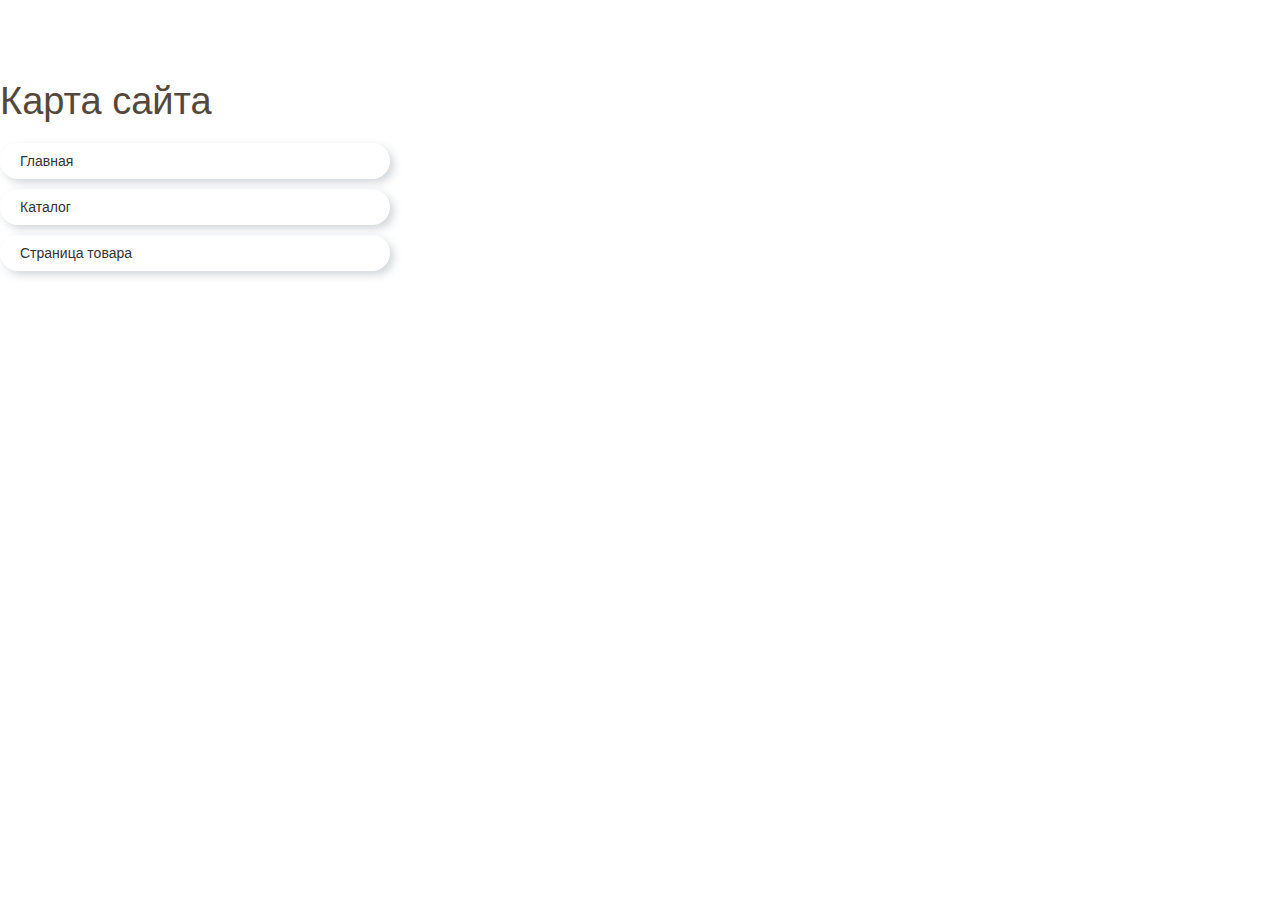
<file: index.html>
<!DOCTYPE html>
<html lang="en">
<head>
    <meta charset="UTF-8">
    <meta name="viewport" content="width=device-width, initial-scale=1.0">
    <title></title>

    <link rel="stylesheet" href="css/index.css">

</head>
<body>

<div class="page">
	<div class="container">
		<div class="page_item">
			Карта сайта
		</div>
		<ul class="page_nav">
			<li><a href="index1.html" target="_blank">Главная</a></li>
			<li><a href="index2.html" target="_blank">Каталог</a></li>
			<li><a href="index3.html" target="_blank">Страница товара</a></li>
		</ul>
	</div>
</div>

</body>
</html>
</file>
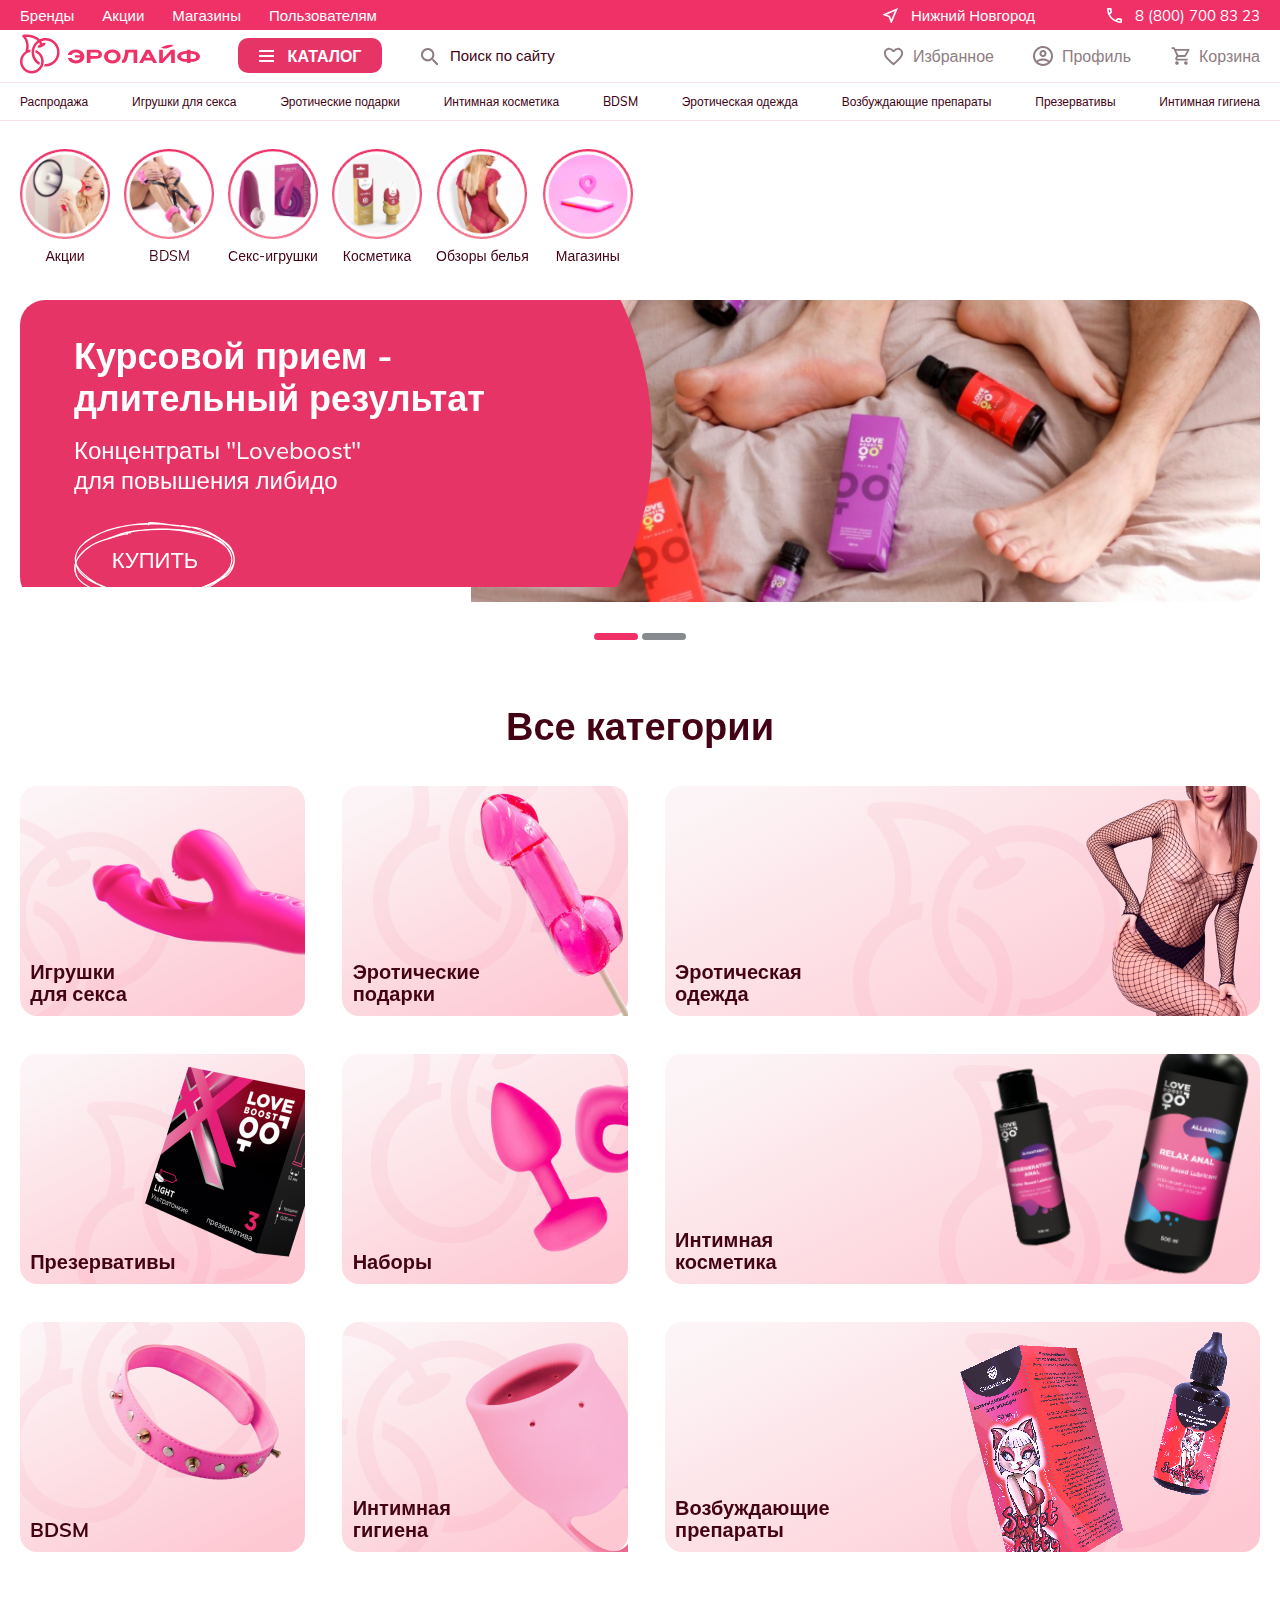
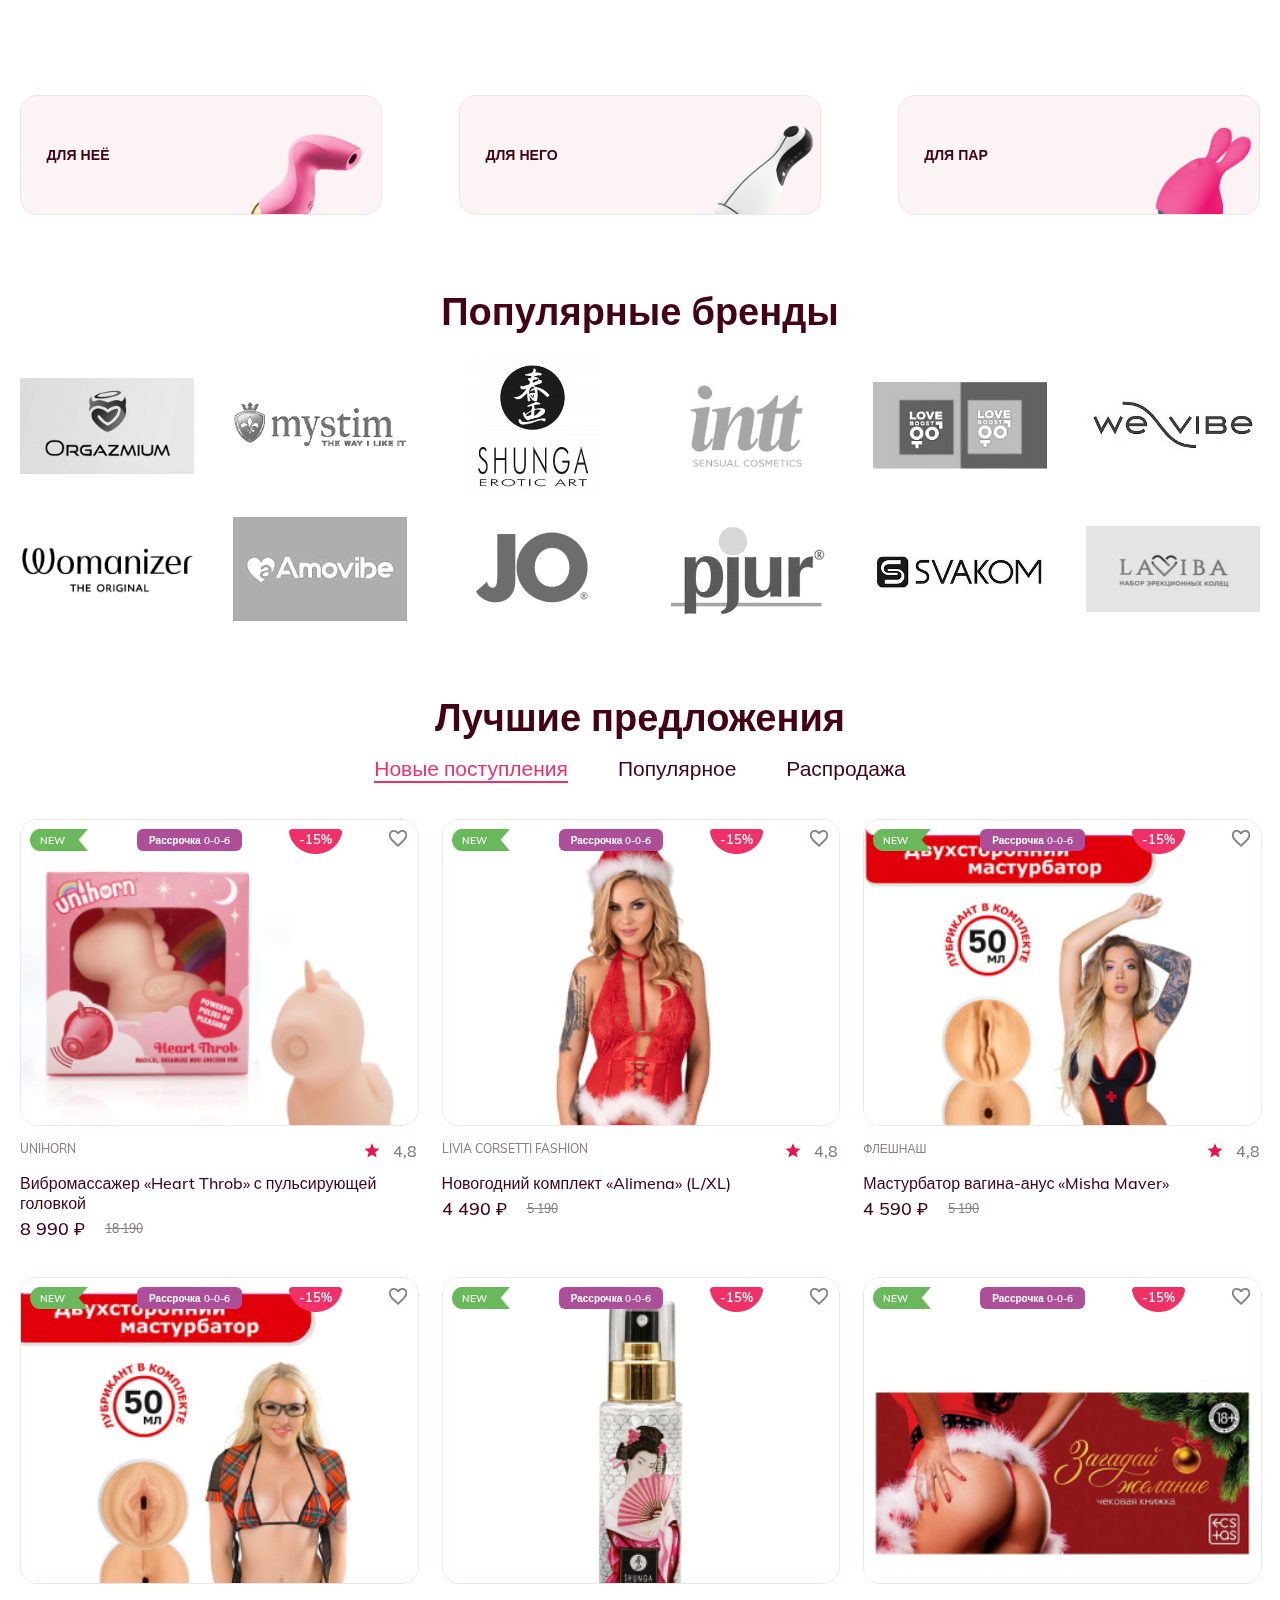
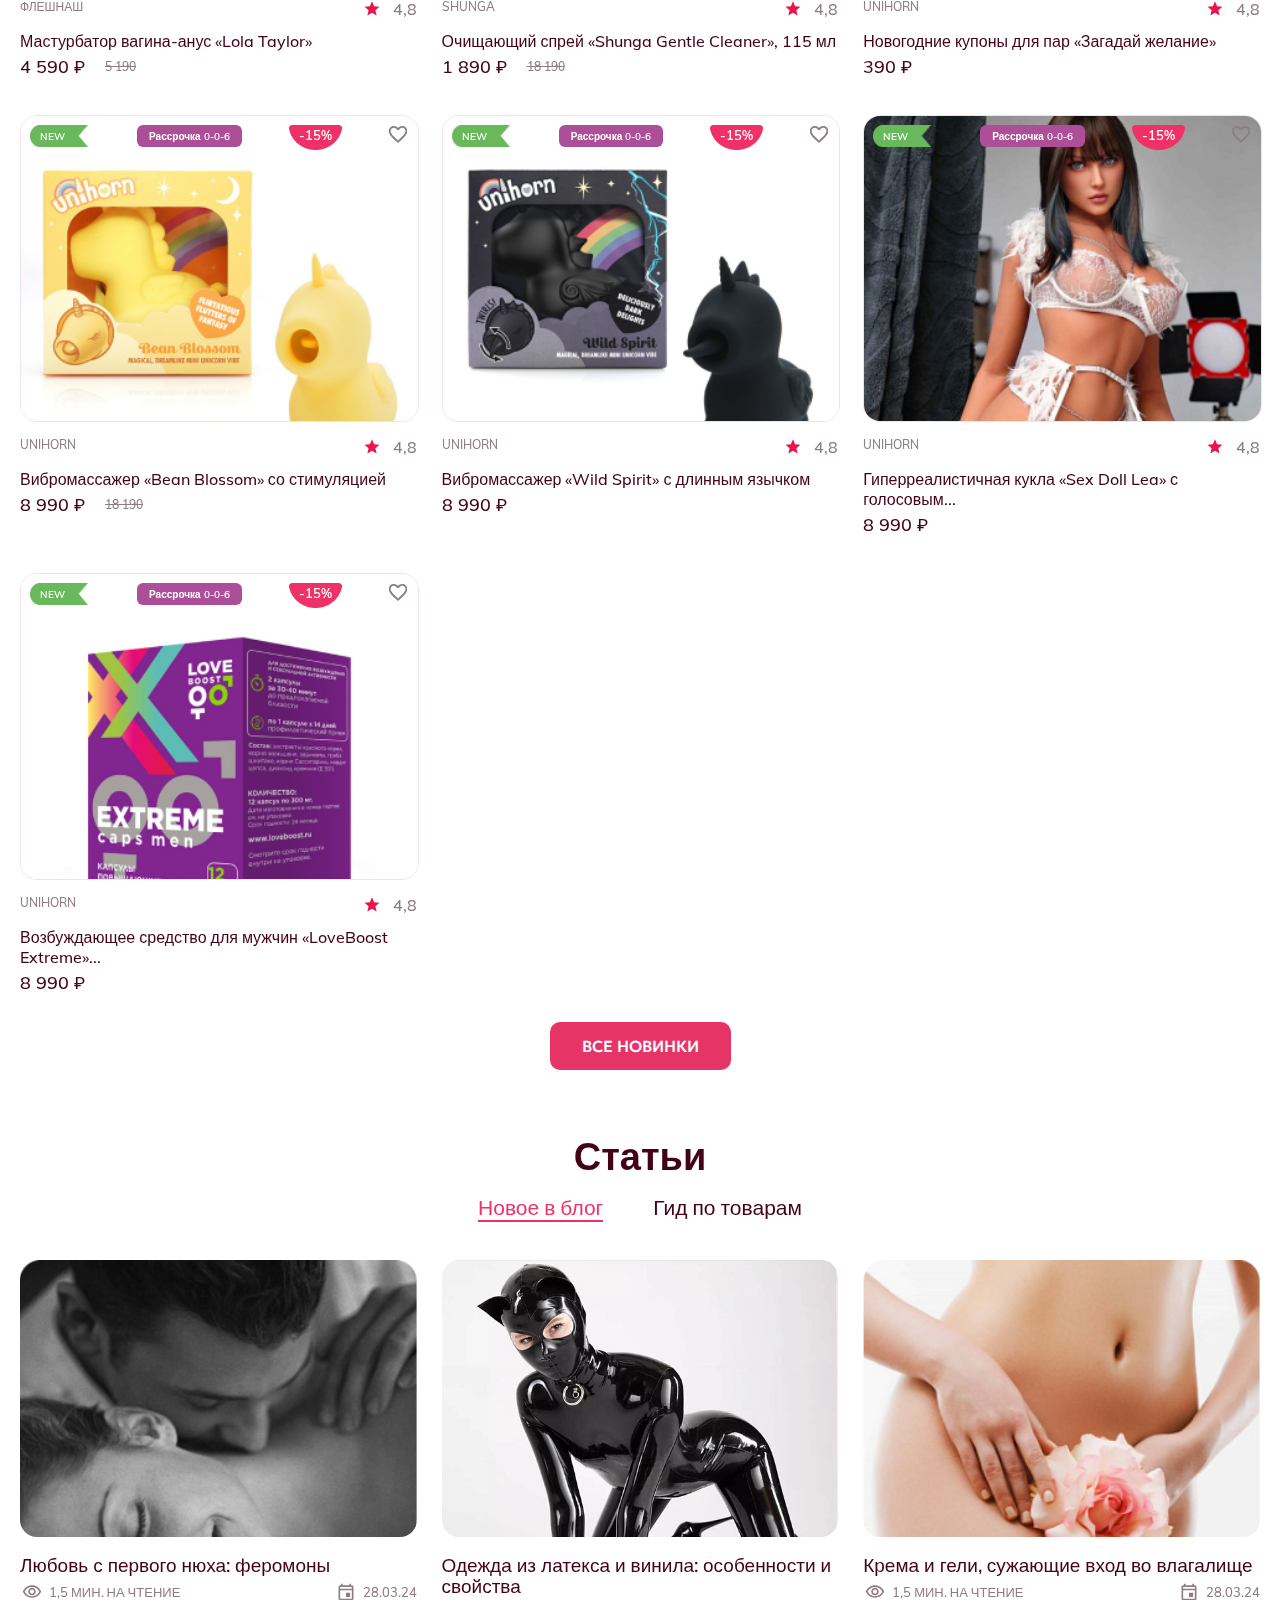
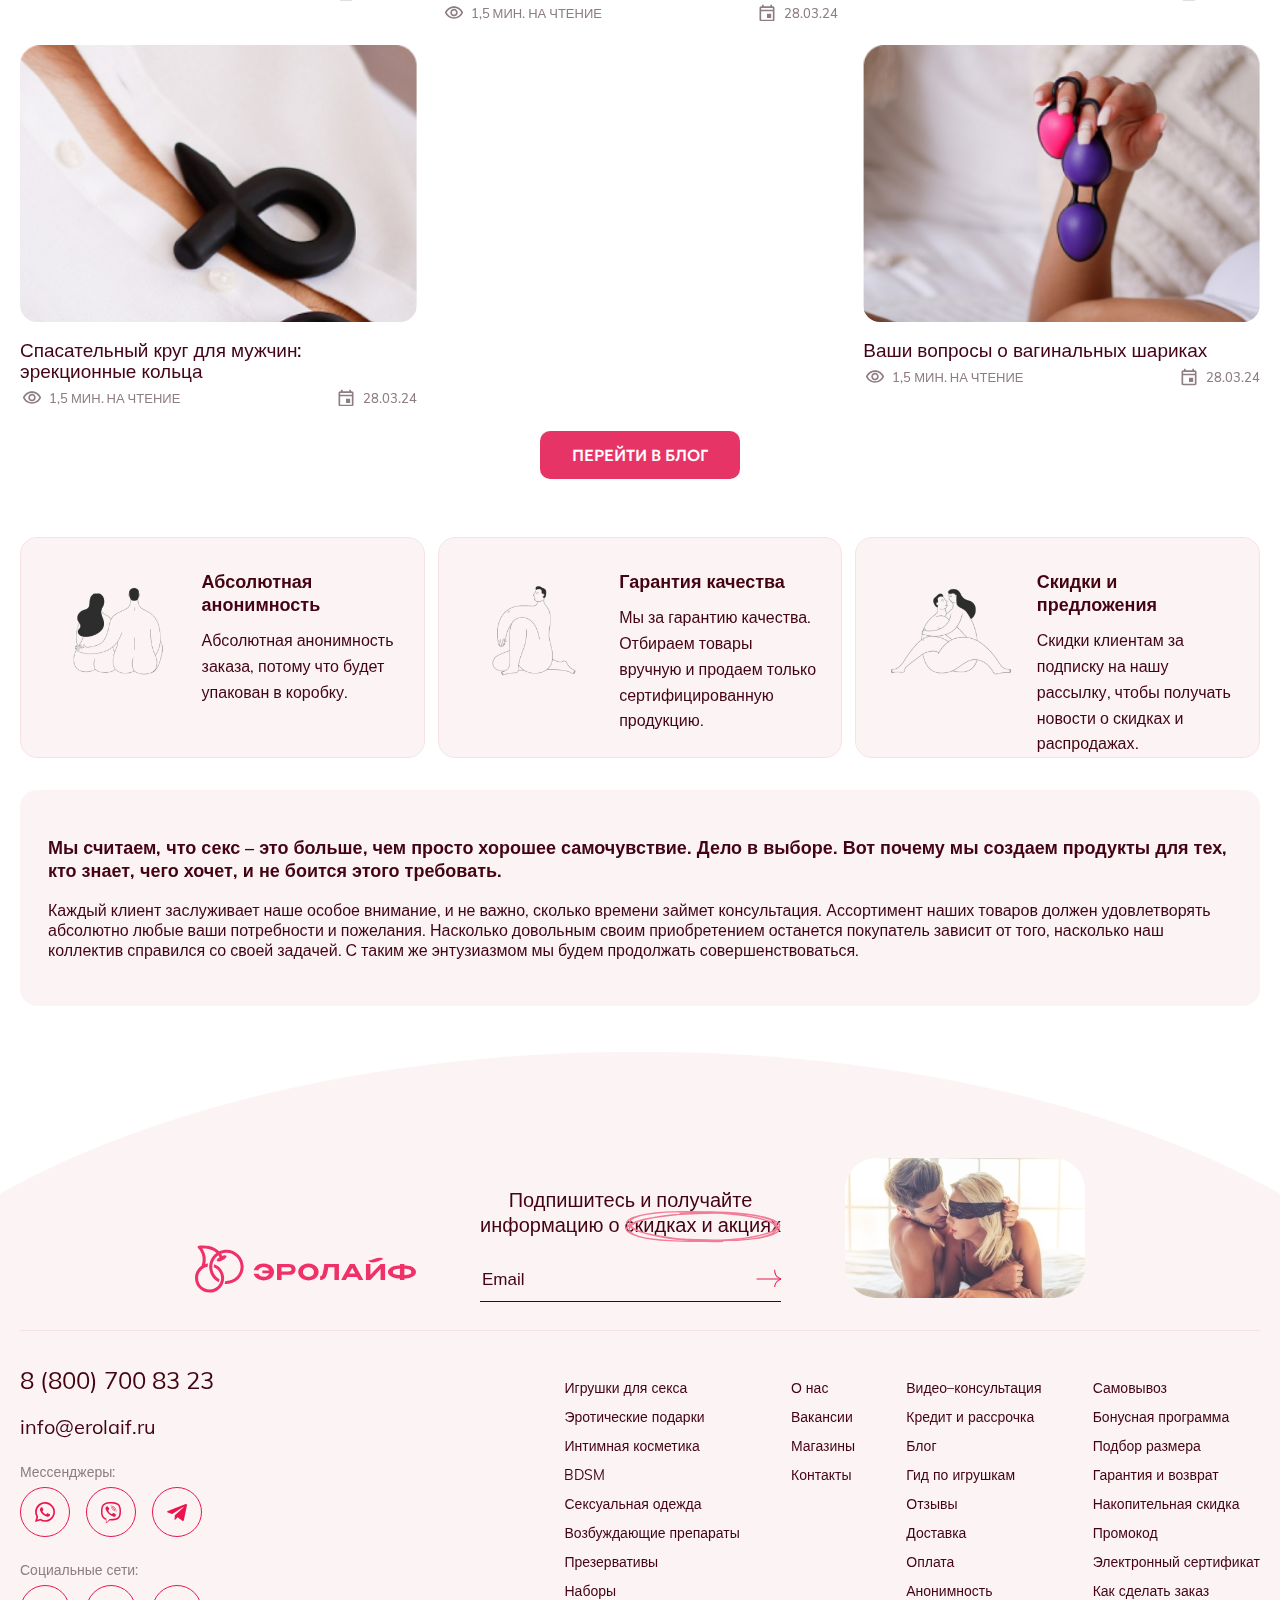
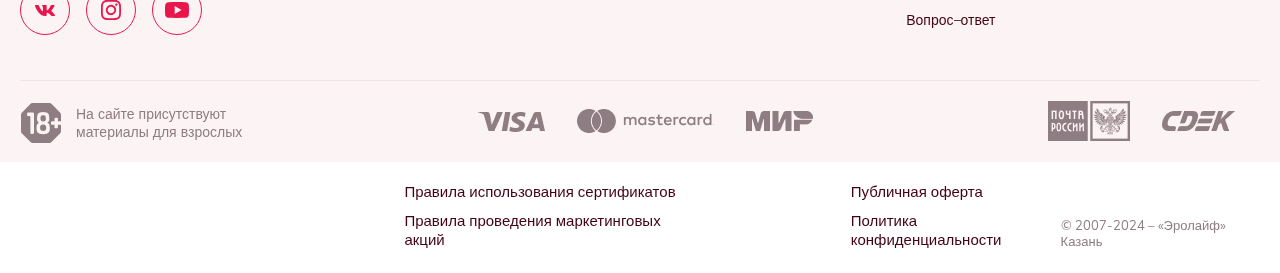
<file: index1.html>
<!DOCTYPE html>
<html lang="en">
<head>
	<meta charset="UTF-8">
	<meta name="viewport" content="width=device-width, initial-scale=1.0">
	<title></title>

	<link rel="stylesheet" href="css/fonts.css">
	<link rel="stylesheet" href="css/style.css">
	<link rel="stylesheet" href="css/media_style.css">

	<script src="js/jquery-3.7.1.min.js"></script>

	<link href="./libs/slick/slick.css" rel="stylesheet">
	<script type="text/javascript" src="./libs/slick/slick.min.js"></script>

	<script type="text/javascript" src="js/script.js"></script>

	<link href="./css/font-awesome.min.css" rel="stylesheet">
</head>
<body>

	<header class="header">
		<div class="header_top">
			<div class="container">
				<div class="header_top_wrap">
					<div class="header_top_menu">
						<a href="">Бренды</a>
						<a href="">Акции</a>
						<a href="">Магазины</a>
						<a href="">Пользователям</a>
					</div>
					<div class="header_top_contacts">
						<a class="addr" href="#">Нижний Новгород</a>
						<a class="phone" href="tel:">8 (800) 700 83 23</a>
					</div>
				</div>
			</div>
		</div>
		<div class="header_wrapper">
			<div class="container">
				<div class="header_wrap">
					<div class="header_logo">
						<a href="#">
							<img src="./img/logo.svg" alt="">
						</a>
					</div>

					<div class="menu_btn">
						<div>
							<span></span>
							<span></span>
							<span></span>
						</div>
						<p>Каталог</p>
					</div>

					<div class="header_search">
						<input type="text" placeholder="Поиск по сайту">
						<button class="submit"></button>
					</div>

					<a href="tel:" class="header_mob_phone"></a>
				</div>

				<div class="header_admin">
					<a href="#" class="favourites"><span>Избранное</span></a>
					<a href="#" class="admin"><span>Профиль</span></a>
					<a href="#" class="cart"><span>Корзина</span></a>
				</div>
			</div>
		</div>

		<div class="menu_wrap">
			<div class="container">
				<div class="menu">
					<a href="">Распродажа</a>
					<a href="">Игрушки для секса</a>
					<a href="">Эротические подарки</a>
					<a href="">Интимная косметика</a>
					<a href="">BDSM</a>
					<a href="">Эротическая одежда</a>
					<a href="">Возбуждающие препараты</a>
					<a href="">Презервативы</a>
					<a href="">Интимная  гигиена</a>
				</div>
			</div>
		</div>
	</header>

	<div class="menu_wrapper">
		<div class="container">
			<div class="menu_btn_close">
				<div>
					<span></span>
					<span></span>
				</div>
			</div>
			<ul class="menu_nav">

				<li class="menu_nav_addr">
					Нижний Новгород
				</li>

				<div class="header_search header_search_menu">
					<input type="text" placeholder="Поиск по сайту">
					<button class="submit"></button>
				</div>
				
				<li class="menu_nav_tabs">
					<a href="#" class="active">Каталог</a>
					<a href="#">Информация</a>
				</li>


				<li class="menu_nav_top active" menu-nav="1">
					<a href="#" class="menu_nav_btn ico1">Распродажа</a>

					<div class="menu_nav_list active" menu-nav="1">
						<ul>
							<li>
								<a href="#"><b>Анальные игрушки</b></a>
								<a href="#">Анальные пробки</a>
								<a href="#">Анальные расширители</a>
								<a href="#">Анальные шарики</a>
								<a href="#">Массажеры простаты</a>
							</li>
							<li>
								<a href="#"><b>Вакуумные помпы</b></a>
								<a href="#">Помпы для женщин</a>
								<a href="#">Помпы для мужчин</a>
							</li>
							<li>
								<a href="#"><b>Вибраторы</b></a>
								<a href="#">Вибраторы</a>
								<a href="#">Вибраторы для пар</a>
								<a href="#">Виброяйца</a>
								<a href="#">Массажеры Wand</a>
								<a href="#">Стимуляторы клитора</a>
							</li>
						</ul>
						<ul>
							<li>
								<a href="#"><b>Мастурбаторы</b></a>
								<a href="#">Мастурбаторы</a>
								<a href="#">Автоматические мастурбаторы</a>
							</li>
							<li>
								<a href="#"><b>Насадки и кольца</b></a>
								<a href="#">Для двойного проникновения</a>
								<a href="#">Насадки на пальцы и язык</a>
								<a href="#">Насадки на член</a>
								<a href="#">Эрекционные кольца</a>
							</li>
							<li>
								<a href="#"><b>Секс-куклы</b></a>
								<a href="#">Надувные секс-куклы</a>
								<a href="#">Real Doll</a>
							</li>
							<li>
								<a href="#"><b>Секс-машины</b></a>
							</li>
						</ul>
						<ul>
							<li>
								<a href="#"><b>Страпоны</b></a>
							</li>
							<li>
								<a href="#"><b>Тренажеры интимных мышц</b></a>
								<a href="#">Тренажеры Кегеля</a>
								<a href="#">Вагинальные шарики</a>
							</li>
							<li>
								<a href="#"><b>Уход за игрушками</b></a>
							</li>
							<li>
								<a href="#"><b>Фаллоимитаторы</b></a>
							</li>
							<li>
								<a href="#"><b>Фаллопротезы</b></a>
							</li>
							<li>
								<a href="#"><b>Фистинг</b></a>
							</li>
						</ul>
						<ul>
							<li>
								<a href="#"><b>Экстендеры</b></a>
							</li>
							<li>
								<a href="#"><b>Электростимуляция</b></a>
							</li>
						</ul>
					</div>
				</li>
				<li class="menu_nav_top" menu-nav="2">
					<a href="#" class="menu_nav_btn ico2">Популярное</a>

					<div class="menu_nav_list" menu-nav="2">
						<ul>
							<li>
								<a href="#"><b>item</b></a>
								<a href="#">item1</a>
								<a href="#">item2</a>
								<a href="#">item3</a>
							</li>
						</ul>
					</div>
				</li>
				<li class="menu_nav_top" menu-nav="3">
					<a href="#" class="menu_nav_btn ico3">Игрушки для секса</a>

					<div class="menu_nav_list" menu-nav="3">
						<ul>
							<li>
								<a href="#"><b>item</b></a>
								<a href="#">item1</a>
								<a href="#">item2</a>
								<a href="#">item3</a>
							</li>
						</ul>
					</div>
				</li>
				<li class="menu_nav_top" menu-nav="4">
					<a href="#" class="menu_nav_btn ico4">Эротические подарки</a>

					<div class="menu_nav_list" menu-nav="4">
						<ul>
							<li>
								<a href="#"><b>item</b></a>
								<a href="#">item1</a>
								<a href="#">item2</a>
								<a href="#">item3</a>
							</li>
						</ul>
					</div>
				</li>
				<li class="menu_nav_top" menu-nav="5">
					<a href="#" class="menu_nav_btn ico5">Интимная косметика</a>

					<div class="menu_nav_list" menu-nav="5">
						<ul>
							<li>
								<a href="#"><b>item</b></a>
								<a href="#">item1</a>
								<a href="#">item2</a>
								<a href="#">item3</a>
							</li>
						</ul>
					</div>
				</li>
				<li class="menu_nav_top" menu-nav="6">
					<a href="#" class="menu_nav_btn ico6">BDSM</a>

					<div class="menu_nav_list" menu-nav="5">
						<ul>
							<li>
								<a href="#"><b>item</b></a>
								<a href="#">item1</a>
								<a href="#">item2</a>
								<a href="#">item3</a>
							</li>
						</ul>
					</div>
				</li>
				<li class="menu_nav_top" menu-nav="7">
					<a href="#" class="menu_nav_btn ico7">Эротическая одежда</a>

					<div class="menu_nav_list" menu-nav="7">
						<ul>
							<li>
								<a href="#"><b>item</b></a>
								<a href="#">item1</a>
								<a href="#">item2</a>
								<a href="#">item3</a>
							</li>
						</ul>
					</div>
				</li>
				<li class="menu_nav_top" menu-nav="8">
					<a href="#" class="menu_nav_btn ico8">Возбуждающие препараты</a>

					<div class="menu_nav_list" menu-nav="8">
						<ul>
							<li>
								<a href="#"><b>item</b></a>
								<a href="#">item1</a>
								<a href="#">item2</a>
								<a href="#">item3</a>
							</li>
						</ul>
					</div>
				</li>
				<li class="menu_nav_top" menu-nav="9">
					<a href="#" class="menu_nav_btn ico9">Презервативы</a>

					<div class="menu_nav_list" menu-nav="9">
						<ul>
							<li>
								<a href="#"><b>item</b></a>
								<a href="#">item1</a>
								<a href="#">item2</a>
								<a href="#">item3</a>
							</li>
						</ul>
					</div>
				</li>
				<li class="menu_nav_top" menu-nav="10">
					<a href="#" class="menu_nav_btn ico10">Интимная гигиена</a>

					<div class="menu_nav_list" menu-nav="10">
						<ul>
							<li>
								<a href="#"><b>item</b></a>
								<a href="#">item1</a>
								<a href="#">item2</a>
								<a href="#">item3</a>
							</li>
						</ul>
					</div>
				</li>
				<li class="menu_nav_top" menu-nav="11">
					<a href="#" class="menu_nav_btn ico11">Наборы</a>

					<div class="menu_nav_list" menu-nav="11">
						<ul>
							<li>
								<a href="#"><b>item</b></a>
								<a href="#">item1</a>
								<a href="#">item2</a>
								<a href="#">item3</a>
							</li>
						</ul>
					</div>
				</li>
			</ul>
		</div>
	</div>
	
	<section class="menu_catalog">
		<div class="container">
			<div class="menu_catalog_wrap">
				<a href="#" class="menu_catalog_item">
					<div class="menu_catalog_img">
						<img src="./img/menu_catalog/1.png" alt="">
					</div>
					<span>Акции</span>
				</a>
				<a href="#" class="menu_catalog_item">
					<div class="menu_catalog_img">
						<img src="./img/menu_catalog/2.png" alt="">
					</div>
					<span>BDSM</span>
				</a>
				<a href="#" class="menu_catalog_item">
					<div class="menu_catalog_img">
						<img src="./img/menu_catalog/3.png" alt="">
					</div>
					<span>Секс-игрушки</span>
				</a>
				<a href="#" class="menu_catalog_item">
					<div class="menu_catalog_img">
						<img src="./img/menu_catalog/4.png" alt="">
					</div>
					<span>Косметика</span>
				</a>
				<a href="#" class="menu_catalog_item">
					<div class="menu_catalog_img">
						<img src="./img/menu_catalog/5.png" alt="">
					</div>
					<span>Обзоры белья</span>
				</a>
				<a href="#" class="menu_catalog_item">
					<div class="menu_catalog_img">
						<img src="./img/menu_catalog/6.png" alt="">
					</div>
					<span>Магазины</span>
				</a>
			</div>
		</div>
	</section>

	<section class="banner">
		<div class="container">
			<div class="banner_slider">
				<div class="banner_item">
					<div class="banner_title">
						<div class="title1">
							Курсовой прием - <br>
							длительный результат
						</div>
						<div class="title2">
							Концентраты "Loveboost" <br>
							для повышения либидо
						</div>
						<a class="banner_btn btn-outline wow animated end" href="" style="visibility: visible;">
							<svg xmlns="http://www.w3.org/2000/svg" width="290.051" height="142.112" viewBox="0 0 290.051 142.112">
								<g transform="translate(-7557.568 224.75)" fill="none">
									<path class="path-3" style="opacity: 0" d="M193.968,8.048c14.831,1.6,29.231,6.506,41.393,11.111s23.453,10.592,31.581,16.518S280.808,48.01,284.13,54.718s4.659,14.233,2.74,21.207-7.312,13.856-14.253,20.639-16.3,14.876-27.393,20.061-24.968,8.085-39.18,11.053-30.481,5.81-46.1,6.752a264.417,264.417,0,0,1-47.6-1.1c-15.113-1.911-30.1-6.374-43.084-10.362S44.106,114.7,34.422,109.4,16.324,98.19,11.165,91.188a41.223,41.223,0,0,1-7.7-23.8c.15-7.4,3.328-14.066,8.6-20.617A77.787,77.787,0,0,1,35.077,28.079C45.061,22.567,58.469,17.5,71.966,13.7a240.863,240.863,0,0,1,44.092-8.463c15.252-1.3,33.2-.149,47.42.667s30.649,3.25,37.91,4.229,6.759.635,5.657,1.642M134.638,3.112c14.853-1.265,32.75,3.426,47.969,5.165s30.509,1.75,43.347,5.27,24.368,10.12,33.678,15.849,17.42,11.258,22.179,18.524a42.359,42.359,0,0,1,6.374,25.073,37.343,37.343,0,0,1-10.324,22c-5.864,6.19-14.514,10.4-24.862,15.139a280.148,280.148,0,0,1-37.228,13.294c-13.5,3.893-28.725,8.112-43.773,10.062s-31,3.047-46.519,1.64S92.8,128.949,78.906,125.042s-26.434-8.074-36.8-13.358A103.1,103.1,0,0,1,16.727,93.339C10.464,87.1,5.9,81.177,4.53,74.253A32.989,32.989,0,0,1,8.489,51.79c4.131-6.937,11.856-13.214,20.827-19.157a146.311,146.311,0,0,1,33-16.5c12.5-4.236,29.88-7.161,42.018-8.918s25.724-1.56,30.81-1.622-.314.2-.293,1.246" transform="translate(7556.344 -223.495) rotate(3)"></path><path class="path-4" style="opacity: 0" d="M89.469,6.786c12.952-3.871,30.624-4.694,46.2-5.732S167.924-.437,182.912.56s30.115,2.888,42.683,6.478S249.64,16.682,258.32,22.1s15.629,10.965,19.356,17.427,4.311,14.632,3,21.347-4.673,12.76-10.853,18.941S254.3,92.47,243.6,97.959a204.225,204.225,0,0,1-37.988,14.786c-13.883,3.815-29.654,5.989-45.309,8.1s-33.3,4.781-48.618,4.574-30.124-2.76-43.294-5.82a181.088,181.088,0,0,1-35.725-12.539c-9.9-4.708-18.213-9.437-23.657-15.71S.175,76.408.008,69.423s2.975-13.282,8-19.982A78.913,78.913,0,0,1,30.171,29.227C39.916,23.389,55.784,18.4,66.477,14.415S88.825,6.461,94.331,5.288s4.446.978,5.18,2.088m-6.4,0c13.258-4.105,30.9-6.235,46.619-7.086s33.043.3,47.717,1.983,28.115,4.941,40.323,8.133,24.563,5.761,32.924,11.017S274.532,35.6,277.939,41.941s4.77,10.573,3.2,17.546-5.843,17.388-12.632,24.29-16.988,11.988-28.1,17.121a211.563,211.563,0,0,1-38.558,13.676,327.2,327.2,0,0,1-47.758,7.3c-15.481,1.255-30.179.706-45.126.229s-31.127-.234-44.553-3.093-26.574-9.24-36.006-14.059-16-8.7-20.587-14.853A36.061,36.061,0,0,1,.89,68.05c.355-7.345,3.429-15.1,9.061-22.016S24.678,31.816,34.68,26.543s25.438-9.094,35.286-12.148,19.744-5.313,23.8-6.177-.045.231.558.995" transform="translate(7558.618 -208.945) rotate(5)"></path><path class="path-1" d="M193.968,8.048c14.831,1.6,29.231,6.506,41.393,11.111s23.453,10.592,31.581,16.518S280.808,48.01,284.13,54.718s4.659,14.233,2.74,21.207-7.312,13.856-14.253,20.639-16.3,14.876-27.393,20.061-24.968,8.085-39.18,11.053-30.481,5.81-46.1,6.752a264.417,264.417,0,0,1-47.6-1.1c-15.113-1.911-30.1-6.374-43.084-10.362S44.106,114.7,34.422,109.4,16.324,98.19,11.165,91.188a41.223,41.223,0,0,1-7.7-23.8c.15-7.4,3.328-14.066,8.6-20.617A77.787,77.787,0,0,1,35.077,28.079C45.061,22.567,58.469,17.5,71.966,13.7a240.863,240.863,0,0,1,44.092-8.463c15.252-1.3,33.2-.149,47.42.667s30.649,3.25,37.91,4.229,6.759.635,5.657,1.642M134.638,3.112c14.853-1.265,32.75,3.426,47.969,5.165s30.509,1.75,43.347,5.27,24.368,10.12,33.678,15.849,17.42,11.258,22.179,18.524a42.359,42.359,0,0,1,6.374,25.073,37.343,37.343,0,0,1-10.324,22c-5.864,6.19-14.514,10.4-24.862,15.139a280.148,280.148,0,0,1-37.228,13.294c-13.5,3.893-28.725,8.112-43.773,10.062s-31,3.047-46.519,1.64S92.8,128.949,78.906,125.042s-26.434-8.074-36.8-13.358A103.1,103.1,0,0,1,16.727,93.339C10.464,87.1,5.9,81.177,4.53,74.253A32.989,32.989,0,0,1,8.489,51.79c4.131-6.937,11.856-13.214,20.827-19.157a146.311,146.311,0,0,1,33-16.5c12.5-4.236,29.88-7.161,42.018-8.918s25.724-1.56,30.81-1.622-.314.2-.293,1.246" transform="translate(7556.344 -223.495)"></path><path class="path-2" d="M89.469,6.786c12.952-3.871,30.624-4.694,46.2-5.732S167.924-.437,182.912.56s30.115,2.888,42.683,6.478S249.64,16.682,258.32,22.1s15.629,10.965,19.356,17.427,4.311,14.632,3,21.347-4.673,12.76-10.853,18.941S254.3,92.47,243.6,97.959a204.225,204.225,0,0,1-37.988,14.786c-13.883,3.815-29.654,5.989-45.309,8.1s-33.3,4.781-48.618,4.574-30.124-2.76-43.294-5.82a181.088,181.088,0,0,1-35.725-12.539c-9.9-4.708-18.213-9.437-23.657-15.71S.175,76.408.008,69.423s2.975-13.282,8-19.982A78.913,78.913,0,0,1,30.171,29.227C39.916,23.389,55.784,18.4,66.477,14.415S88.825,6.461,94.331,5.288s4.446.978,5.18,2.088m-6.4,0c13.258-4.105,30.9-6.235,46.619-7.086s33.043.3,47.717,1.983,28.115,4.941,40.323,8.133,24.563,5.761,32.924,11.017S274.532,35.6,277.939,41.941s4.77,10.573,3.2,17.546-5.843,17.388-12.632,24.29-16.988,11.988-28.1,17.121a211.563,211.563,0,0,1-38.558,13.676,327.2,327.2,0,0,1-47.758,7.3c-15.481,1.255-30.179.706-45.126.229s-31.127-.234-44.553-3.093-26.574-9.24-36.006-14.059-16-8.7-20.587-14.853A36.061,36.061,0,0,1,.89,68.05c.355-7.345,3.429-15.1,9.061-22.016S24.678,31.816,34.68,26.543s25.438-9.094,35.286-12.148,19.744-5.313,23.8-6.177-.045.231.558.995" transform="translate(7558.618 -208.945)"></path>
								</g>
							</svg>
							<span>КУПИТЬ</span>
						</a>
					</div>
					<div class="banner_img">
						<picture>
							<source srcset="./img/banner/banner_img_mob.jpg" media="(max-width: 768px)" />
							<img src="./img/banner/banner_img.jpg" alt="">
						</picture>
					</div>
				</div>

				<div class="banner_item">
					<div class="banner_title">
						<div class="title1">
							Курсовой прием - <br>
							длительный результат
						</div>
						<div class="title2">
							Концентраты "Loveboost" <br>
							для повышения либидо
						</div>
						<a class="banner_btn btn-outline wow animated end" href="" style="visibility: visible;">
							<svg xmlns="http://www.w3.org/2000/svg" width="290.051" height="142.112" viewBox="0 0 290.051 142.112">
								<g transform="translate(-7557.568 224.75)" fill="none">
									<path class="path-3" style="opacity: 0" d="M193.968,8.048c14.831,1.6,29.231,6.506,41.393,11.111s23.453,10.592,31.581,16.518S280.808,48.01,284.13,54.718s4.659,14.233,2.74,21.207-7.312,13.856-14.253,20.639-16.3,14.876-27.393,20.061-24.968,8.085-39.18,11.053-30.481,5.81-46.1,6.752a264.417,264.417,0,0,1-47.6-1.1c-15.113-1.911-30.1-6.374-43.084-10.362S44.106,114.7,34.422,109.4,16.324,98.19,11.165,91.188a41.223,41.223,0,0,1-7.7-23.8c.15-7.4,3.328-14.066,8.6-20.617A77.787,77.787,0,0,1,35.077,28.079C45.061,22.567,58.469,17.5,71.966,13.7a240.863,240.863,0,0,1,44.092-8.463c15.252-1.3,33.2-.149,47.42.667s30.649,3.25,37.91,4.229,6.759.635,5.657,1.642M134.638,3.112c14.853-1.265,32.75,3.426,47.969,5.165s30.509,1.75,43.347,5.27,24.368,10.12,33.678,15.849,17.42,11.258,22.179,18.524a42.359,42.359,0,0,1,6.374,25.073,37.343,37.343,0,0,1-10.324,22c-5.864,6.19-14.514,10.4-24.862,15.139a280.148,280.148,0,0,1-37.228,13.294c-13.5,3.893-28.725,8.112-43.773,10.062s-31,3.047-46.519,1.64S92.8,128.949,78.906,125.042s-26.434-8.074-36.8-13.358A103.1,103.1,0,0,1,16.727,93.339C10.464,87.1,5.9,81.177,4.53,74.253A32.989,32.989,0,0,1,8.489,51.79c4.131-6.937,11.856-13.214,20.827-19.157a146.311,146.311,0,0,1,33-16.5c12.5-4.236,29.88-7.161,42.018-8.918s25.724-1.56,30.81-1.622-.314.2-.293,1.246" transform="translate(7556.344 -223.495) rotate(3)"></path><path class="path-4" style="opacity: 0" d="M89.469,6.786c12.952-3.871,30.624-4.694,46.2-5.732S167.924-.437,182.912.56s30.115,2.888,42.683,6.478S249.64,16.682,258.32,22.1s15.629,10.965,19.356,17.427,4.311,14.632,3,21.347-4.673,12.76-10.853,18.941S254.3,92.47,243.6,97.959a204.225,204.225,0,0,1-37.988,14.786c-13.883,3.815-29.654,5.989-45.309,8.1s-33.3,4.781-48.618,4.574-30.124-2.76-43.294-5.82a181.088,181.088,0,0,1-35.725-12.539c-9.9-4.708-18.213-9.437-23.657-15.71S.175,76.408.008,69.423s2.975-13.282,8-19.982A78.913,78.913,0,0,1,30.171,29.227C39.916,23.389,55.784,18.4,66.477,14.415S88.825,6.461,94.331,5.288s4.446.978,5.18,2.088m-6.4,0c13.258-4.105,30.9-6.235,46.619-7.086s33.043.3,47.717,1.983,28.115,4.941,40.323,8.133,24.563,5.761,32.924,11.017S274.532,35.6,277.939,41.941s4.77,10.573,3.2,17.546-5.843,17.388-12.632,24.29-16.988,11.988-28.1,17.121a211.563,211.563,0,0,1-38.558,13.676,327.2,327.2,0,0,1-47.758,7.3c-15.481,1.255-30.179.706-45.126.229s-31.127-.234-44.553-3.093-26.574-9.24-36.006-14.059-16-8.7-20.587-14.853A36.061,36.061,0,0,1,.89,68.05c.355-7.345,3.429-15.1,9.061-22.016S24.678,31.816,34.68,26.543s25.438-9.094,35.286-12.148,19.744-5.313,23.8-6.177-.045.231.558.995" transform="translate(7558.618 -208.945) rotate(5)"></path><path class="path-1" d="M193.968,8.048c14.831,1.6,29.231,6.506,41.393,11.111s23.453,10.592,31.581,16.518S280.808,48.01,284.13,54.718s4.659,14.233,2.74,21.207-7.312,13.856-14.253,20.639-16.3,14.876-27.393,20.061-24.968,8.085-39.18,11.053-30.481,5.81-46.1,6.752a264.417,264.417,0,0,1-47.6-1.1c-15.113-1.911-30.1-6.374-43.084-10.362S44.106,114.7,34.422,109.4,16.324,98.19,11.165,91.188a41.223,41.223,0,0,1-7.7-23.8c.15-7.4,3.328-14.066,8.6-20.617A77.787,77.787,0,0,1,35.077,28.079C45.061,22.567,58.469,17.5,71.966,13.7a240.863,240.863,0,0,1,44.092-8.463c15.252-1.3,33.2-.149,47.42.667s30.649,3.25,37.91,4.229,6.759.635,5.657,1.642M134.638,3.112c14.853-1.265,32.75,3.426,47.969,5.165s30.509,1.75,43.347,5.27,24.368,10.12,33.678,15.849,17.42,11.258,22.179,18.524a42.359,42.359,0,0,1,6.374,25.073,37.343,37.343,0,0,1-10.324,22c-5.864,6.19-14.514,10.4-24.862,15.139a280.148,280.148,0,0,1-37.228,13.294c-13.5,3.893-28.725,8.112-43.773,10.062s-31,3.047-46.519,1.64S92.8,128.949,78.906,125.042s-26.434-8.074-36.8-13.358A103.1,103.1,0,0,1,16.727,93.339C10.464,87.1,5.9,81.177,4.53,74.253A32.989,32.989,0,0,1,8.489,51.79c4.131-6.937,11.856-13.214,20.827-19.157a146.311,146.311,0,0,1,33-16.5c12.5-4.236,29.88-7.161,42.018-8.918s25.724-1.56,30.81-1.622-.314.2-.293,1.246" transform="translate(7556.344 -223.495)"></path><path class="path-2" d="M89.469,6.786c12.952-3.871,30.624-4.694,46.2-5.732S167.924-.437,182.912.56s30.115,2.888,42.683,6.478S249.64,16.682,258.32,22.1s15.629,10.965,19.356,17.427,4.311,14.632,3,21.347-4.673,12.76-10.853,18.941S254.3,92.47,243.6,97.959a204.225,204.225,0,0,1-37.988,14.786c-13.883,3.815-29.654,5.989-45.309,8.1s-33.3,4.781-48.618,4.574-30.124-2.76-43.294-5.82a181.088,181.088,0,0,1-35.725-12.539c-9.9-4.708-18.213-9.437-23.657-15.71S.175,76.408.008,69.423s2.975-13.282,8-19.982A78.913,78.913,0,0,1,30.171,29.227C39.916,23.389,55.784,18.4,66.477,14.415S88.825,6.461,94.331,5.288s4.446.978,5.18,2.088m-6.4,0c13.258-4.105,30.9-6.235,46.619-7.086s33.043.3,47.717,1.983,28.115,4.941,40.323,8.133,24.563,5.761,32.924,11.017S274.532,35.6,277.939,41.941s4.77,10.573,3.2,17.546-5.843,17.388-12.632,24.29-16.988,11.988-28.1,17.121a211.563,211.563,0,0,1-38.558,13.676,327.2,327.2,0,0,1-47.758,7.3c-15.481,1.255-30.179.706-45.126.229s-31.127-.234-44.553-3.093-26.574-9.24-36.006-14.059-16-8.7-20.587-14.853A36.061,36.061,0,0,1,.89,68.05c.355-7.345,3.429-15.1,9.061-22.016S24.678,31.816,34.68,26.543s25.438-9.094,35.286-12.148,19.744-5.313,23.8-6.177-.045.231.558.995" transform="translate(7558.618 -208.945)"></path>
								</g>
							</svg>
							<span>КУПИТЬ</span>
						</a>
					</div>
					<div class="banner_img">
						<picture>
							<source srcset="./img/banner/banner_img_mob.jpg" media="(max-width: 768px)" />
							<img src="./img/banner/banner_img.jpg" alt="">
						</picture>
					</div>
				</div>
			</div>
		</div>
	</section>

	<section class="category1">
		<div class="container">
			<div class="section_item">
				Все категории
			</div>
			<div class="category_wrapper">
				<a href="#" class="category1_item category_item1">
					<div class="category1_img">
						<img src="./img/category1/1.png" alt="">
					</div>
					<div class="category1_item_wrap">
						<span>Игрушки <br> для секса</span>
					</div>
				</a>
				<a href="#" class="category1_item category_item1">
					<div class="category1_img">
						<img src="./img/category1/2.png" alt="">
					</div>
					<div class="category1_item_wrap">
						<span>Эротические <br> подарки</span>
					</div>
				</a>
				<a href="#" class="category1_item category_item2">
					<div class="category1_img">
						<img src="./img/category1/3.png" alt="">
					</div>
					<div class="category1_item_wrap">
						<span>Эротическая <br> одежда</span>
					</div>
				</a>
				<a href="#" class="category1_item category_item1">
					<div class="category1_img">
						<img src="./img/category1/4.png" alt="">
					</div>
					<div class="category1_item_wrap">
						<span>Презервативы</span>
					</div>
				</a>
				<a href="#" class="category1_item category_item1">
					<div class="category1_img">
						<img src="./img/category1/5.png" alt="">
					</div>
					<div class="category1_item_wrap">
						<span>Наборы</span>
					</div>
				</a>
				<a href="#" class="category1_item category_item2">
					<div class="category1_img">
						<img src="./img/category1/6.png" alt="">
					</div>
					<div class="category1_item_wrap">
						<span>Интимная <br> косметика</span>
					</div>
				</a>
				<a href="#" class="category1_item category_item1">
					<div class="category1_img">
						<img src="./img/category1/7.png" alt="">
					</div>
					<div class="category1_item_wrap">
						<span>BDSM</span>
					</div>
				</a>
				<a href="#" class="category1_item category_item1">
					<div class="category1_img">
						<img src="./img/category1/8.png" alt="">
					</div>
					<div class="category1_item_wrap">
						<span>Интимная <br> гигиена</span>
					</div>
				</a>
				<a href="#" class="category1_item category_item2">
					<div class="category1_img">
						<img src="./img/category1/9.png" alt="">
					</div>
					<div class="category1_item_wrap">
						<span>Возбуждающие <br> препараты</span>
					</div>
				</a>
			</div>
		</div>
	</section>

	<section class="category2">
		<div class="container">
			<div class="category_wrapper">
				<a href="#" class="category2_item">
					<div class="category2_img">
						<img src="./img/category2/1.png" alt="">
					</div>
					<span>Для неё</span>
				</a>
				<a href="#" class="category2_item">
					<div class="category2_img">
						<img src="./img/category2/2.png" alt="">
					</div>
					<span>Для него</span>
				</a>
				<a href="#" class="category2_item">
					<div class="category2_img">
						<img src="./img/category2/3.png" alt="">
					</div>
					<span>Для пар</span>
				</a>
			</div>
		</div>
	</section>

	<section class="brands">
		<div class="container">
			<div class="section_item">
				Популярные бренды
			</div>
			<div class="brands_wrapper">
				<div class="brands_item">
					<img src="./img/brands/1.png" alt="">
					<img src="./img/brands/1_hov.png" alt="">
				</div>
				<div class="brands_item">
					<img src="./img/brands/2.png" alt="">
					<img src="./img/brands/2_hov.png" alt="">
				</div>
				<div class="brands_item">
					<img src="./img/brands/3.png" alt="">
					<img src="./img/brands/3_hov.png" alt="">
				</div>
				<div class="brands_item">
					<img src="./img/brands/4.png" alt="">
					<img src="./img/brands/4_hov.png" alt="">
				</div>
				<div class="brands_item">
					<img src="./img/brands/5.png" alt="">
					<img src="./img/brands/5_hov.png" alt="">
				</div>
				<div class="brands_item">
					<img src="./img/brands/6.png" alt="">
					<img src="./img/brands/6_hov.png" alt="">
				</div>
				<div class="brands_item">
					<img src="./img/brands/7.png" alt="">
					<img src="./img/brands/7_hov.png" alt="">
				</div>
				<div class="brands_item">
					<img src="./img/brands/8.png" alt="">
					<img src="./img/brands/8_hov.png" alt="">
				</div>
				<div class="brands_item">
					<img src="./img/brands/9.png" alt="">
					<img src="./img/brands/9_hov.png" alt="">
				</div>
				<div class="brands_item">
					<img src="./img/brands/10.png" alt="">
					<img src="./img/brands/10_hov.png" alt="">
				</div>
				<div class="brands_item">
					<img src="./img/brands/11.png" alt="">
					<img src="./img/brands/11_hov.png" alt="">
				</div>
				<div class="brands_item">
					<img src="./img/brands/12.png" alt="">
					<img src="./img/brands/12_hov.png" alt="">
				</div>
			</div>
		</div>
	</section>

	<section class="catalog">
		<div class="container">
			<div class="section_item">
				Лучшие предложения
			</div>

			<div class="tabs_wrap">
				<a href="#" class="active">Новые поступления</a>
				<a href="#">Популярное</a>
				<a href="#">Распродажа</a>
			</div>

			<div class="catalog_wraper">
				<a href="#" class="catalog_block">
					<div class="catalog_block_head">
						<span class="catalog_block_new">NEW</span>
						<span class="catalog_block_profit">Рассрочка 0-0-6</span>
						<span class="catalog_block_benefit">-15%</span>

						<button class="catalog_fav"></button>
					</div>

					<div class="catalog_block_img">
						<img src="./img/catalog/1.png" alt="">
					</div>

					<button class="btn catalog_cart"><span>ДОБАВИТЬ В КОРЗИНУ</span></button>

					<div class="catalog_block_wrap">
						<span class="catalog_block_category">Unihorn</span>
						<span class="catalog_block_rating">4,8</span>
					</div>

					<div class="catalog_block_title">
						Вибромассажер «Heart Throb» с пульсирующей головкой
					</div>

					<div class="catalog_block_price">
						<span class="new_price">8 990 ₽</span>
						<span class="old_price">18 190</span>
					</div>
				</a>
				<a href="#" class="catalog_block">
					<div class="catalog_block_head">
						<span class="catalog_block_new">NEW</span>
						<span class="catalog_block_profit">Рассрочка 0-0-6</span>
						<span class="catalog_block_benefit">-15%</span>

						<button class="catalog_fav"></button>
					</div>

					<div class="catalog_block_img">
						<img src="./img/catalog/2.png" alt="">
					</div>

					<button class="btn catalog_cart"><span>ДОБАВИТЬ В КОРЗИНУ</span></button>

					<div class="catalog_block_wrap">
						<span class="catalog_block_category">Livia Corsetti Fashion</span>
						<span class="catalog_block_rating">4,8</span>
					</div>

					<div class="catalog_block_title">
						Новогодний комплект «Alimena» (L/XL)
					</div>

					<div class="catalog_block_price">
						<span class="new_price">4 490 ₽</span>
						<span class="old_price">5 190</span>
					</div>
				</a>
				<a href="#" class="catalog_block">
					<div class="catalog_block_head">
						<span class="catalog_block_new">NEW</span>
						<span class="catalog_block_profit">Рассрочка 0-0-6</span>
						<span class="catalog_block_benefit">-15%</span>

						<button class="catalog_fav"></button>
					</div>

					<div class="catalog_block_img">
						<img src="./img/catalog/3.png" alt="">
					</div>

					<button class="btn catalog_cart"><span>ДОБАВИТЬ В КОРЗИНУ</span></button>

					<div class="catalog_block_wrap">
						<span class="catalog_block_category">ФлешНаш</span>
						<span class="catalog_block_rating">4,8</span>
					</div>

					<div class="catalog_block_title">
						Мастурбатор вагина-анус «Misha Maver»
					</div>

					<div class="catalog_block_price">
						<span class="new_price">4 590 ₽</span>
						<span class="old_price">5 190</span>
					</div>
				</a>
				<a href="#" class="catalog_block">
					<div class="catalog_block_head">
						<span class="catalog_block_new">NEW</span>
						<span class="catalog_block_profit">Рассрочка 0-0-6</span>
						<span class="catalog_block_benefit">-15%</span>

						<button class="catalog_fav"></button>
					</div>

					<div class="catalog_block_img">
						<img src="./img/catalog/4.png" alt="">
					</div>

					<button class="btn catalog_cart"><span>ДОБАВИТЬ В КОРЗИНУ</span></button>

					<div class="catalog_block_wrap">
						<span class="catalog_block_category">ФлешНаш</span>
						<span class="catalog_block_rating">4,8</span>
					</div>

					<div class="catalog_block_title">
						Мастурбатор вагина-анус «Lola Taylor»
					</div>

					<div class="catalog_block_price">
						<span class="new_price">4 590 ₽</span>
						<span class="old_price">5 190</span>
					</div>
				</a>
				<a href="#" class="catalog_block">
					<div class="catalog_block_head">
						<span class="catalog_block_new">NEW</span>
						<span class="catalog_block_profit">Рассрочка 0-0-6</span>
						<span class="catalog_block_benefit">-15%</span>

						<button class="catalog_fav"></button>
					</div>

					<div class="catalog_block_img">
						<img src="./img/catalog/5.png" alt="">
					</div>

					<button class="btn catalog_cart"><span>ДОБАВИТЬ В КОРЗИНУ</span></button>

					<div class="catalog_block_wrap">
						<span class="catalog_block_category">SHUNGA</span>
						<span class="catalog_block_rating">4,8</span>
					</div>

					<div class="catalog_block_title">
						Очищающий спрей «Shunga Gentle Cleaner», 115 мл
					</div>

					<div class="catalog_block_price">
						<span class="new_price">1 890 ₽</span>
						<span class="old_price">18 190</span>
					</div>
				</a>
				<a href="#" class="catalog_block">
					<div class="catalog_block_head">
						<span class="catalog_block_new">NEW</span>
						<span class="catalog_block_profit">Рассрочка 0-0-6</span>
						<span class="catalog_block_benefit">-15%</span>

						<button class="catalog_fav"></button>
					</div>

					<div class="catalog_block_img">
						<img src="./img/catalog/6.png" alt="">
					</div>

					<button class="btn catalog_cart"><span>ДОБАВИТЬ В КОРЗИНУ</span></button>

					<div class="catalog_block_wrap">
						<span class="catalog_block_category">Unihorn</span>
						<span class="catalog_block_rating">4,8</span>
					</div>

					<div class="catalog_block_title">
						Новогодние купоны для пар «Загадай желание»
					</div>

					<div class="catalog_block_price">
						<span class="new_price">390 ₽</span>
					</div>
				</a>
				<a href="#" class="catalog_block">
					<div class="catalog_block_head">
						<span class="catalog_block_new">NEW</span>
						<span class="catalog_block_profit">Рассрочка 0-0-6</span>
						<span class="catalog_block_benefit">-15%</span>

						<button class="catalog_fav"></button>
					</div>

					<div class="catalog_block_img">
						<img src="./img/catalog/7.png" alt="">
					</div>

					<button class="btn catalog_cart"><span>ДОБАВИТЬ В КОРЗИНУ</span></button>

					<div class="catalog_block_wrap">
						<span class="catalog_block_category">Unihorn</span>
						<span class="catalog_block_rating">4,8</span>
					</div>

					<div class="catalog_block_title">
						Вибромассажер «Bean Blossom» со стимуляцией
					</div>

					<div class="catalog_block_price">
						<span class="new_price">8 990 ₽</span>
						<span class="old_price">18 190</span>
					</div>
				</a>
				<a href="#" class="catalog_block">
					<div class="catalog_block_head">
						<span class="catalog_block_new">NEW</span>
						<span class="catalog_block_profit">Рассрочка 0-0-6</span>
						<span class="catalog_block_benefit">-15%</span>

						<button class="catalog_fav"></button>
					</div>

					<div class="catalog_block_img">
						<img src="./img/catalog/8.png" alt="">
					</div>

					<button class="btn catalog_cart"><span>ДОБАВИТЬ В КОРЗИНУ</span></button>

					<div class="catalog_block_wrap">
						<span class="catalog_block_category">Unihorn</span>
						<span class="catalog_block_rating">4,8</span>
					</div>

					<div class="catalog_block_title">
						Вибромассажер «Wild Spirit» с длинным язычком
					</div>

					<div class="catalog_block_price">
						<span class="new_price">8 990 ₽</span>
					</div>
				</a>
				<a href="#" class="catalog_block">
					<div class="catalog_block_head">
						<span class="catalog_block_new">NEW</span>
						<span class="catalog_block_profit">Рассрочка 0-0-6</span>
						<span class="catalog_block_benefit">-15%</span>

						<button class="catalog_fav"></button>
					</div>

					<div class="catalog_block_img">
						<img src="./img/catalog/9.png" alt="">
					</div>

					<button class="btn catalog_cart"><span>ДОБАВИТЬ В КОРЗИНУ</span></button>

					<div class="catalog_block_wrap">
						<span class="catalog_block_category">Unihorn</span>
						<span class="catalog_block_rating">4,8</span>
					</div>

					<div class="catalog_block_title">
						Гиперреалистичная кукла «Sex Doll Lea» с голосовым...
					</div>

					<div class="catalog_block_price">
						<span class="new_price">8 990 ₽</span>
					</div>
				</a>
				<a href="#" class="catalog_block">
					<div class="catalog_block_head">
						<span class="catalog_block_new">NEW</span>
						<span class="catalog_block_profit">Рассрочка 0-0-6</span>
						<span class="catalog_block_benefit">-15%</span>

						<button class="catalog_fav"></button>
					</div>

					<div class="catalog_block_img">
						<img src="./img/catalog/10.png" alt="">
					</div>

					<button class="btn catalog_cart"><span>ДОБАВИТЬ В КОРЗИНУ</span></button>

					<div class="catalog_block_wrap">
						<span class="catalog_block_category">Unihorn</span>
						<span class="catalog_block_rating">4,8</span>
					</div>

					<div class="catalog_block_title">
						Возбуждающее средство для мужчин «LoveBoost Extreme»...
					</div>

					<div class="catalog_block_price">
						<span class="new_price">8 990 ₽</span>
					</div>
				</a>
			</div>

			<a href="#" class="btn all_news">
				<span>все новинки</span>
			</a>
		</div>
	</section>

	<section class="articles">
		<div class="container">
			<div class="section_item">
				Статьи
			</div>

			<div class="tabs_wrap">
				<a href="#" class="active">Новое в блог</a>
				<a href="#">Гид по товарам</a>
			</div>

			<div class="articles_wrapper">
				<div class="articles_block">
					<div class="articles_img">
						<img src="./img/articles/1.png" alt="">
					</div>
					<div class="articles_title">
						Любовь с первого нюха: феромоны
					</div>
					<div class="articles_wrap">
						<span class="articles_time">1,5 МИН. НА ЧТЕНИЕ</span>
						<span class="articles_date">28.03.24</span>
					</div>
				</div>
				<div class="articles_block">
					<div class="articles_img">
						<img src="./img/articles/2.png" alt="">
					</div>
					<div class="articles_title">
						Одежда из латекса и винила: особенности и свойства
					</div>
					<div class="articles_wrap">
						<span class="articles_time">1,5 МИН. НА ЧТЕНИЕ</span>
						<span class="articles_date">28.03.24</span>
					</div>
				</div>
				<div class="articles_block">
					<div class="articles_img">
						<img src="./img/articles/3.png" alt="">
					</div>
					<div class="articles_title">
						Крема и гели, сужающие вход во влагалище
					</div>
					<div class="articles_wrap">
						<span class="articles_time">1,5 МИН. НА ЧТЕНИЕ</span>
						<span class="articles_date">28.03.24</span>
					</div>
				</div>
				<div class="articles_block">
					<div class="articles_img">
						<img src="./img/articles/4.png" alt="">
					</div>
					<div class="articles_title">
						Спасательный круг для мужчин: эрекционные кольца
					</div>
					<div class="articles_wrap">
						<span class="articles_time">1,5 МИН. НА ЧТЕНИЕ</span>
						<span class="articles_date">28.03.24</span>
					</div>
				</div>
				<div class="articles_block">
					<div class="articles_img">
						<img src="./img/articles/5.png" alt="">
					</div>
					<div class="articles_title">
						Ваши вопросы о вагинальных шариках
					</div>
					<div class="articles_wrap">
						<span class="articles_time">1,5 МИН. НА ЧТЕНИЕ</span>
						<span class="articles_date">28.03.24</span>
					</div>
				</div>
			</div>

			<a href="#" class="btn all_articles">
				<span>Перейти в блог</span>
			</a>
		</div>
	</section>

	<section class="advant">
		<div class="container">
			<div class="advant_wrapper">
				<div class="advant_block">
					<div class="advant_img">
						<img src="./img/advant/1.jpg" alt="">
					</div>

					<div class="advant_title">
						<b>Абсолютная анонимность</b>
						<span>
							Абсолютная анонимность заказа, потому что будет упакован в коробку.
						</span>
					</div>
				</div>

				<div class="advant_block">
					<div class="advant_img">
						<img src="./img/advant/2.jpg" alt="">
					</div>

					<div class="advant_title">
						<b>Гарантия качества</b>
						<span>
							Мы за гарантию качества. Отбираем товары вручную и продаем только сертифицированную продукцию.
						</span>
					</div>
				</div>

				<div class="advant_block">
					<div class="advant_img">
						<img src="./img/advant/3.jpg" alt="">
					</div>

					<div class="advant_title">
						<b>Скидки и предложения</b>
						<span>
							Скидки клиентам за подписку на нашу рассылку, чтобы получать новости о скидках и распродажах.
						</span>
					</div>
				</div>
			</div>
		</div>
	</section>

	<section class="offers">
		<div class="container">
			<div class="offers_wrapper">
				<b>Мы считаем, что секс – это больше, чем просто хорошее самочувствие. Дело в выборе. Вот почему мы создаем продукты для тех, кто знает, чего хочет, и не боится этого требовать.</b>
				<span>
					Каждый клиент заслуживает наше особое внимание, и не важно, сколько времени займет консультация.
					Ассортимент наших товаров должен удовлетворять абсолютно любые ваши потребности и пожелания.
					Насколько довольным своим приобретением останется покупатель зависит от того, насколько наш коллектив справился со своей
					задачей. С таким же энтузиазмом мы будем продолжать совершенствоваться.
				</span>
			</div>
		</div>
	</section>

	<section class="offers2">
		<div class="container">
			<div class="offers2_wrapper">
				<div class="offers2_logo">
					<img src="./img/logo.svg" alt="">
				</div>

				<div class="offers2_wrap">
					<div class="offers2_title">
						Подпишитесь и получайте <br>
						информацию о <span>скидках и акциях</span>
					</div>

					<form action="">
						<input type="mail" placeholder="Email">
						<button class="submit"></button>
					</form>
				</div>

				<div class="offers2_img">
					<img src="./img/offers2_img.png" alt="">
				</div>
			</div>
		</div>
	</section>

	<footer class="footer">
		<div class="container">
			<div class="footer_wrapper">
				<div class="footer_contacts">
					<a href="tel:" class="phone">8 (800) 700 83 23</a>
					<a href="mailto:" class="mail">info@erolaif.ru</a>
					
					<div class="footer_contacts_social">
						<span>Мессенджеры:</span>
						<a href="#" class="watsapp"></a>
						<a href="#" class="viber"></a>
						<a href="#" class="telegram"></a>
					</div>

					<div class="footer_contacts_social">
						<span>Социальные сети:</span>
						<a href="#" class="vk"></a>
						<a href="#" class="instagram"></a>
						<a href="#" class="youtube"></a>
					</div>
				</div>
				
				<div class="footer_menu">
					<ul>
						<li><a href="#">Игрушки для секса</a></li>
						<li><a href="#">Эротические подарки</a></li>
						<li><a href="#">Интимная косметика</a></li>
						<li><a href="#">BDSM</a></li>
						<li><a href="#">Сексуальная одежда</a></li>
						<li><a href="#">Возбуждающие препараты</a></li>
						<li><a href="#">Презервативы</a></li>
						<li><a href="#">Наборы</a></li>
					</ul>
					<ul>
						<li><a href="#">О нас</a></li>
						<li><a href="#">Вакансии</a></li>
						<li><a href="#">Магазины</a></li>
						<li><a href="#">Контакты</a></li>
					</ul>
					<ul>
						<li><a href="">Видео–консультация</a></li>
						<li><a href="">Кредит и рассрочка</a></li>
						<li><a href="">Блог</a></li>
						<li><a href="">Гид по игрушкам</a></li>
						<li><a href="">Отзывы</a></li>
						<li><a href="">Доставка</a></li>
						<li><a href="">Оплата</a></li>
						<li><a href="">Анонимность</a></li>
						<li><a href="">Вопрос–ответ</a></li>
					</ul>
					<ul>
						<li><a href="#">Самовывоз</a></li>
						<li><a href="#">Бонусная программа</a></li>
						<li><a href="#">Подбор размера</a></li>
						<li><a href="#">Гарантия и возврат</a></li>
						<li><a href="#">Накопительная скидка</a></li>
						<li><a href="#">Промокод</a></li>
						<li><a href="#">Электронный сертификат</a></li>
						<li><a href="#">Как сделать заказ</a></li>
					</ul>
				</div>
			</div>

			<div class="footer_bottom">
				<div class="adult_materials">
					На сайте присутствуют <br>
					материалы для взрослых
				</div>

				<div class="footer_bottom_wrap">
					<div class="footer_bottom_wrap_img">
						<img src="./img/cards/1.png" alt="">
					</div>
					<div class="footer_bottom_wrap_img">
						<img src="./img/cards/2.png" alt="">
					</div>
					<div class="footer_bottom_wrap_img">
						<img src="./img/cards/3.png" alt="">
					</div>
				</div>

				<div class="footer_bottom_wrap">
					<div class="footer_bottom_wrap_img">
						<img src="./img/sending/1.png" alt="">
					</div>
					<div class="footer_bottom_wrap_img">
						<img src="./img/sending/2.png" alt="">
					</div>
				</div>
			</div>
		</div>

		<div class="footer_your">
			<div class="container">
				<div class="footer_your_wrap">
					<div class="footer_your_block">
						<a href="#">Правила использования сертификатов</a>
						<a href="">Правила проведения маркетинговых акций</a>
					</div>

					<div class="footer_your_block">
						<a href="#">Публичная оферта</a>
						<a href="#">Политика конфиденциальности</a>
					</div>

					<div class="copyright">
						<span>© 2007-2024 – «Эролайф» Казань</span>
					</div>
				</div>
			</div>
		</div>
	</footer>


	<script>
		if ($(window).width() < 991) {
			$('.menu_catalog_wrap').slick({
				arrows: false,
				dots: true,
				infinite: false,
				slidesToShow: 5,
				slidesToScroll: 1,
				responsive: [
					{
						breakpoint: 768,
						settings: {
							slidesToShow: 4,
						}
					},
				]
			});
		}
	</script>

	<script>
		var animStart = false, timerEnter = null;

		$(document).on({
			mouseenter: function () {
				var path = $(this).find("path");
				if (animStart = !animStart) {
					var t = 0;
					timerEnter = setInterval(function () {
						path.eq(t).fadeTo(250, 0), setTimeout(function () {
							path.eq(t).fadeTo(250, 1), t = t === path.length - 1 ? 0 : t + 1
						}, 1)
					}, 150)
				}
			}, mouseleave: function () {
				var path = $(this).find("path");
				animStart = false, clearInterval(timerEnter), setTimeout(function () {
					path.each(function (path, t) {
						path < 2 && $(t).fadeTo(150, 0)
					})
				}, 1)
			}
		}, ".btn-outline")
	</script>


</body>
</html>
</file>
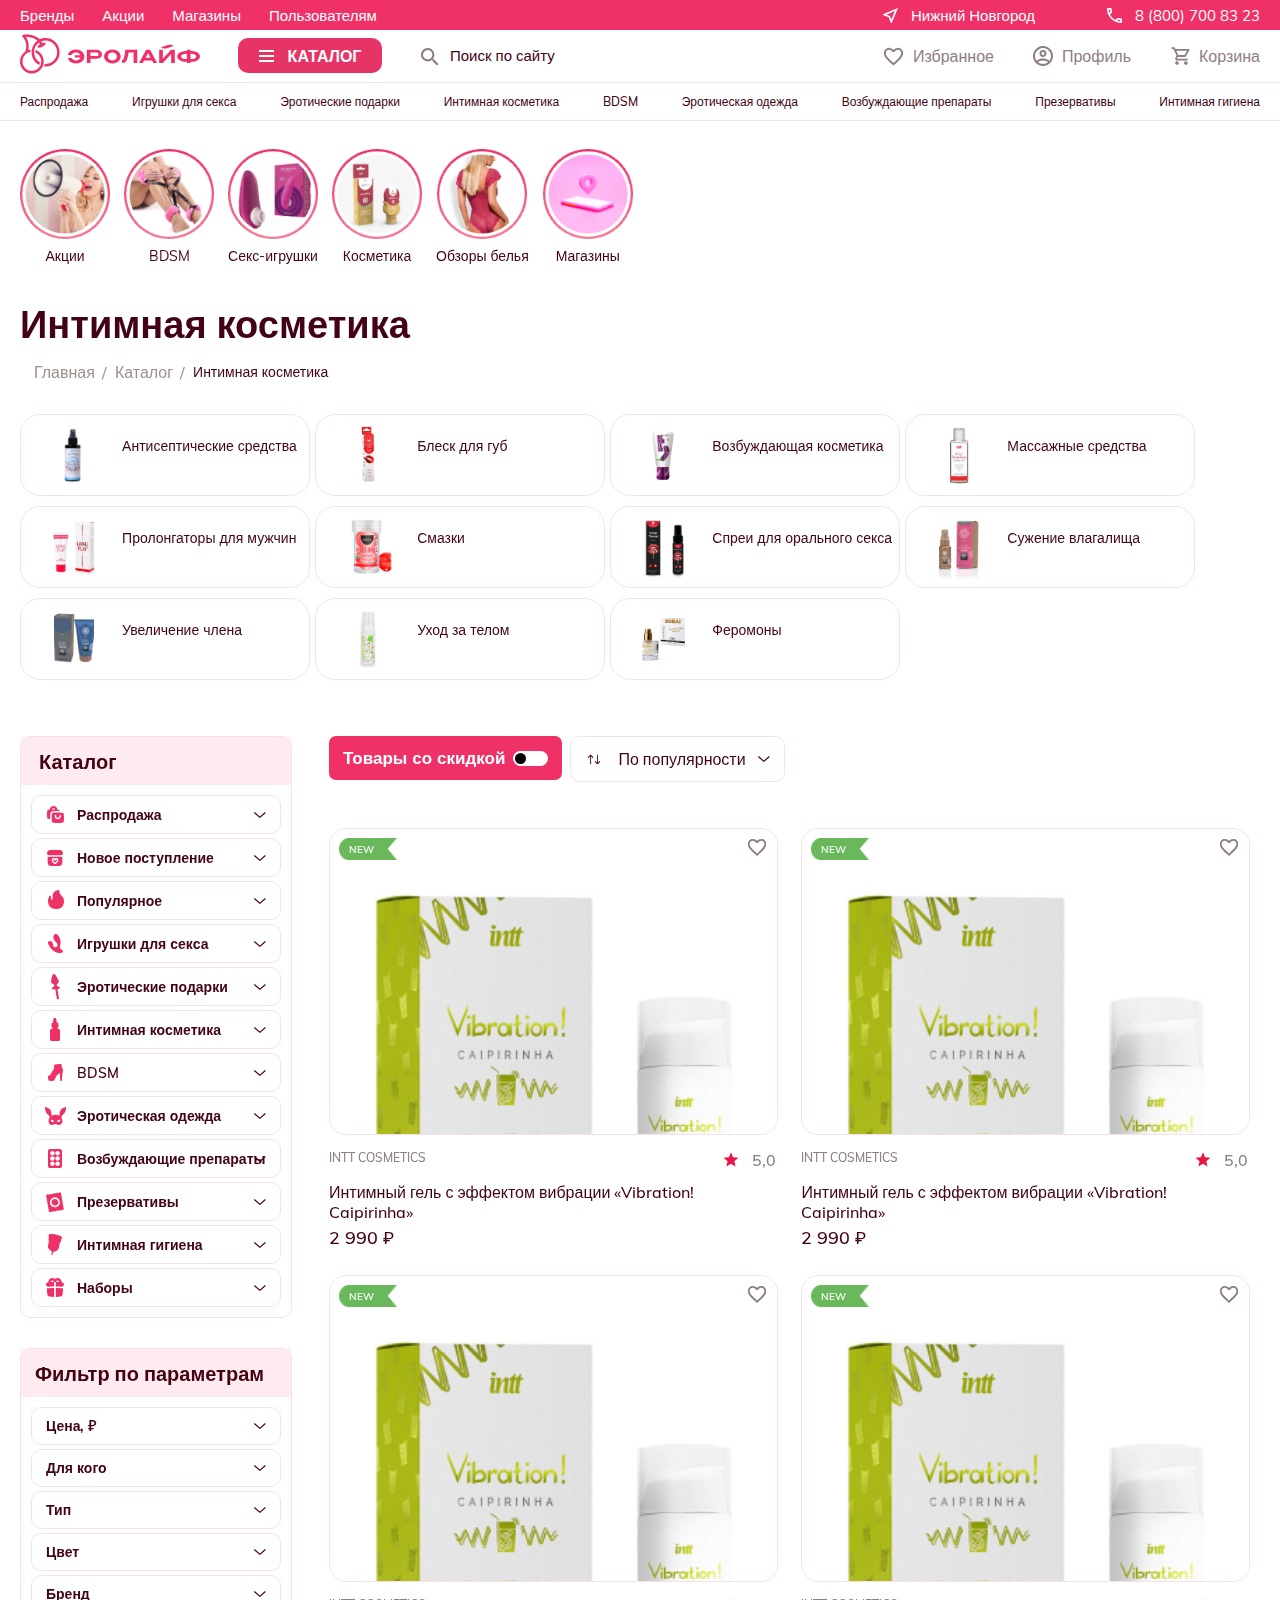
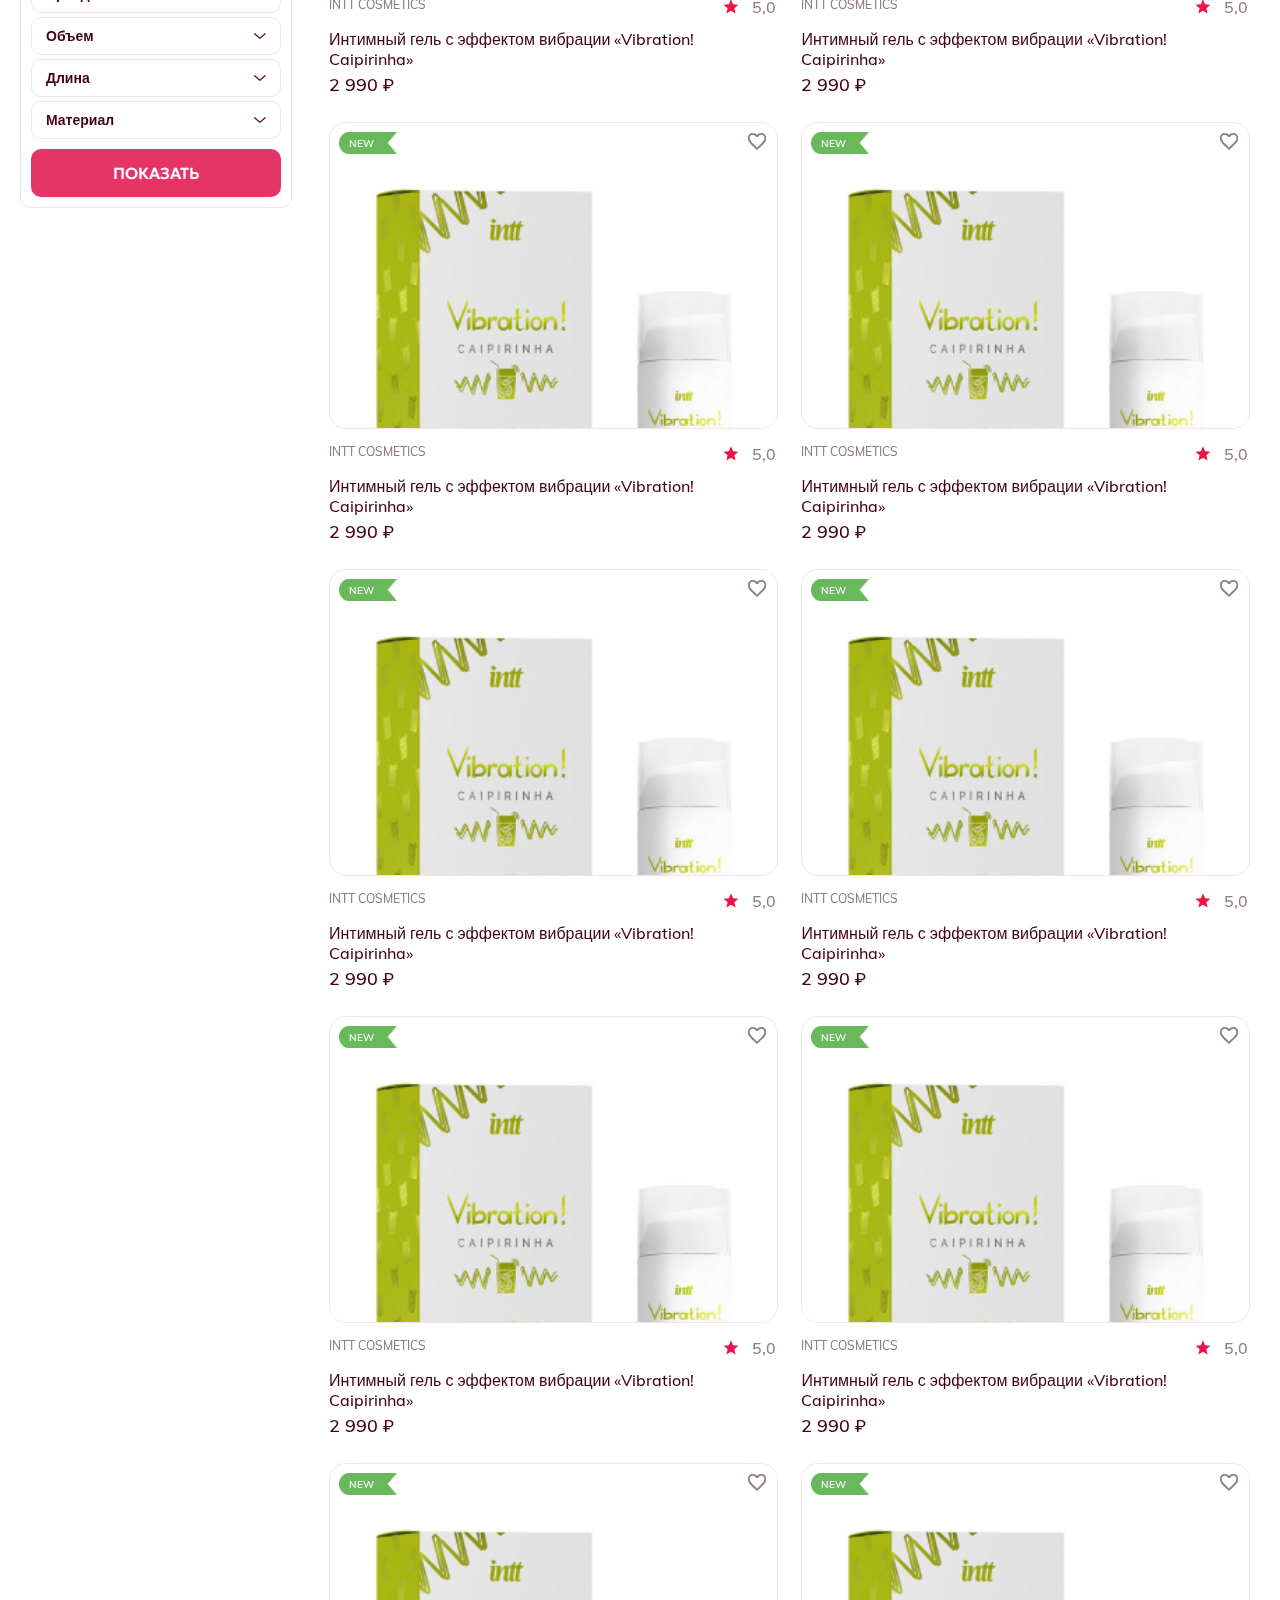
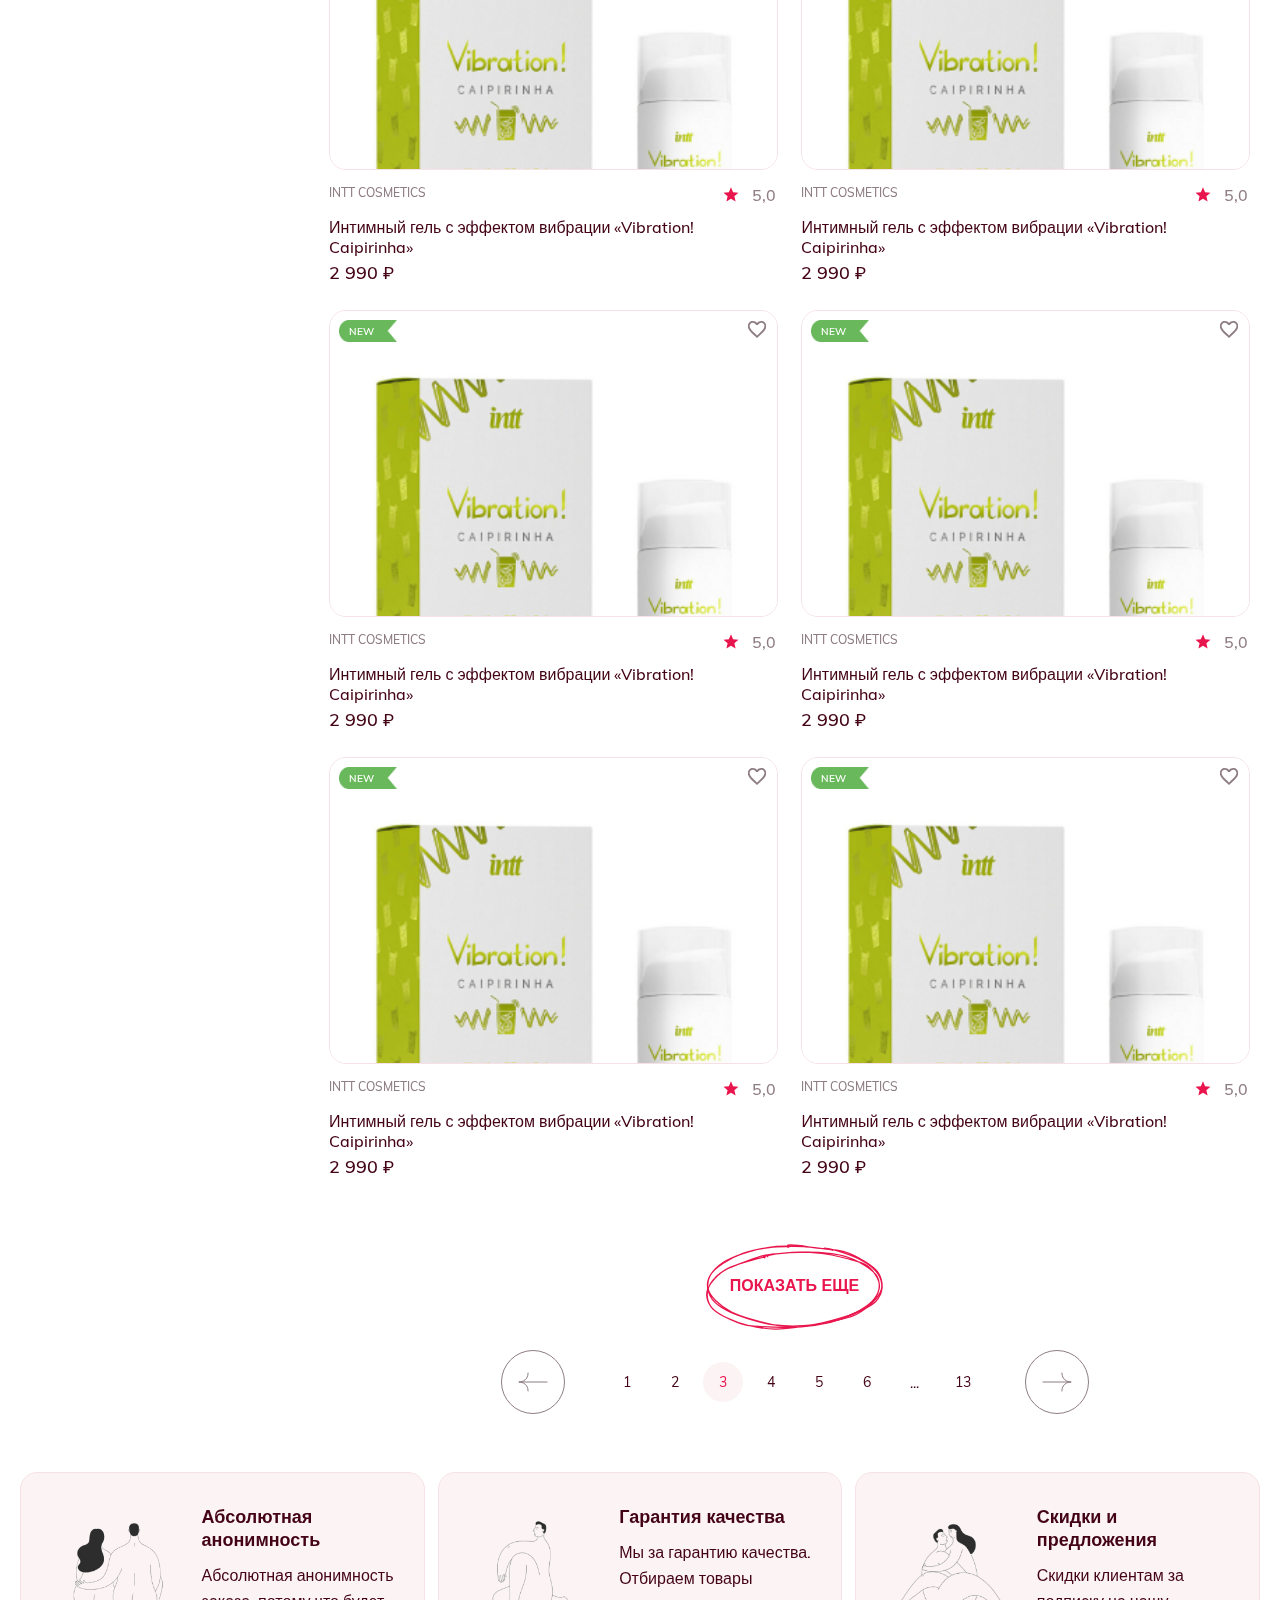
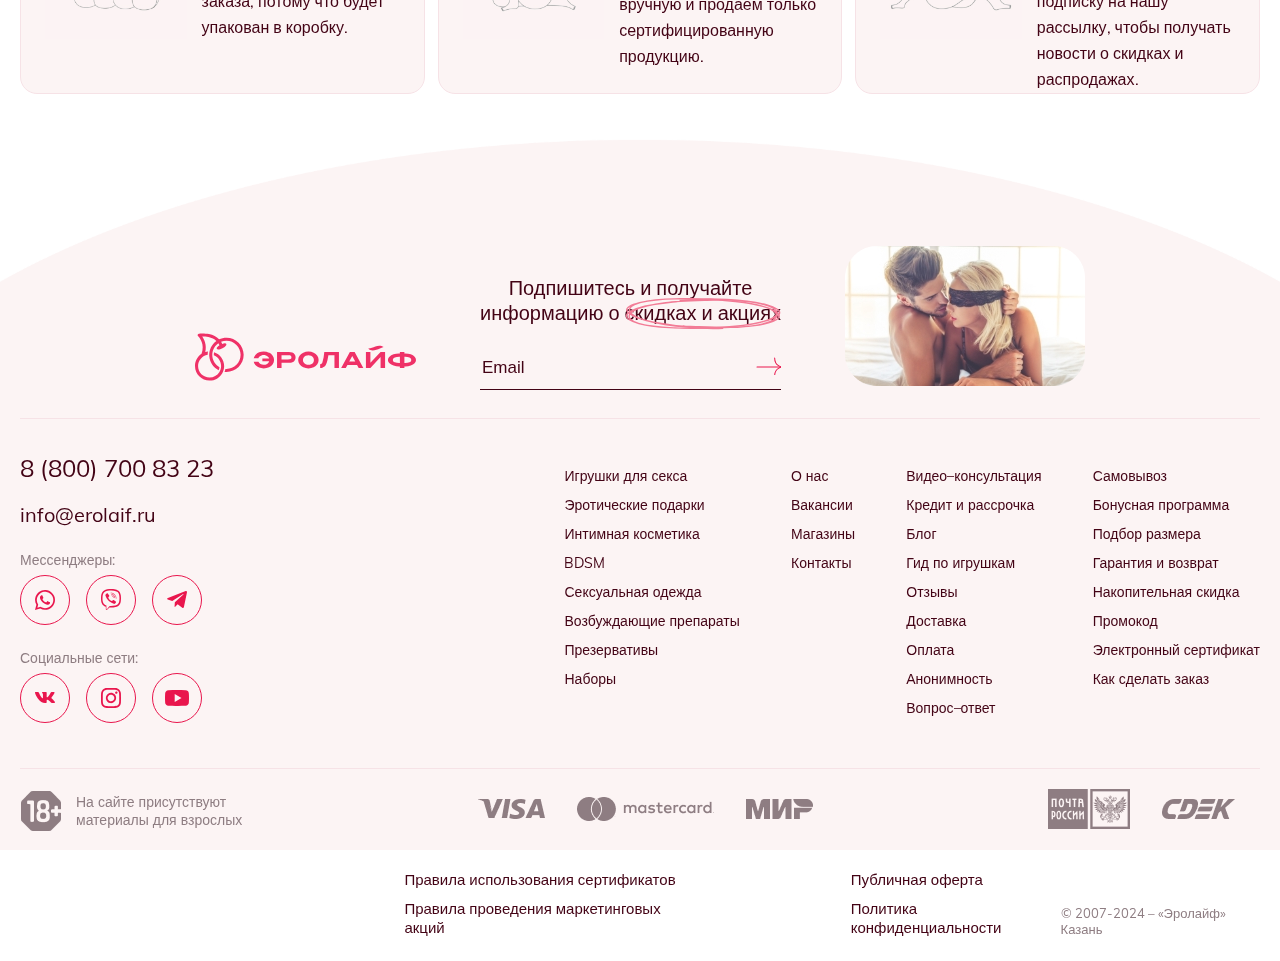
<file: index2.html>
<!DOCTYPE html>
<html lang="en">
<head>
	<meta charset="UTF-8">
	<meta name="viewport" content="width=device-width, initial-scale=1.0">
	<title></title>

	<link rel="stylesheet" href="css/fonts.css">
	<link rel="stylesheet" href="css/style.css">
	<link rel="stylesheet" href="css/media_style.css">

	<script src="js/jquery-3.7.1.min.js"></script>

	<link href="./css/jquery.mCustomScrollbar.min.css" rel="stylesheet">
	<script type="text/javascript" src="./js/jquery.mCustomScrollbar.concat.min.js"></script>

	<link href="./libs/slick/slick.css" rel="stylesheet">
	<script type="text/javascript" src="./libs/slick/slick.min.js"></script>

	<script type="text/javascript" src="js/script.js"></script>
</head>
<body>

<header class="header">
	<div class="header_top">
		<div class="container">
			<div class="header_top_wrap">
				<div class="header_top_menu">
					<a href="">Бренды</a>
					<a href="">Акции</a>
					<a href="">Магазины</a>
					<a href="">Пользователям</a>
				</div>
				<div class="header_top_contacts">
					<a class="addr" href="#">Нижний Новгород</a>
					<a class="phone" href="tel:">8 (800) 700 83 23</a>
				</div>
			</div>
		</div>
	</div>
	<div class="header_wrapper">
		<div class="container">
			<div class="header_wrap">
				<div class="header_logo">
					<a href="#">
						<img src="./img/logo.svg" alt="">
					</a>
				</div>

				<div class="menu_btn">
					<div>
						<span></span>
						<span></span>
						<span></span>
					</div>
					<p>Каталог</p>
				</div>

				<div class="header_search">
					<input type="text" placeholder="Поиск по сайту">
					<button class="submit"></button>
				</div>

				<a href="tel:" class="header_mob_phone"></a>
			</div>

			<div class="header_admin">
				<a href="#" class="favourites"><span>Избранное</span></a>
				<a href="#" class="admin"><span>Профиль</span></a>
				<a href="#" class="cart"><span>Корзина</span></a>
			</div>
		</div>
	</div>

	<div class="menu_wrap">
		<div class="container">
			<div class="menu">
				<a href="">Распродажа</a>
				<a href="">Игрушки для секса</a>
				<a href="">Эротические подарки</a>
				<a href="">Интимная косметика</a>
				<a href="">BDSM</a>
				<a href="">Эротическая одежда</a>
				<a href="">Возбуждающие препараты</a>
				<a href="">Презервативы</a>
				<a href="">Интимная  гигиена</a>
			</div>
		</div>
	</div>
</header>

<div class="menu_wrapper">
	<div class="container">
		<div class="menu_btn_close">
			<div>
				<span></span>
				<span></span>
			</div>
		</div>
		<ul class="menu_nav">

			<li class="menu_nav_addr">
				Нижний Новгород
			</li>

			<div class="header_search header_search_menu">
				<input type="text" placeholder="Поиск по сайту">
				<button class="submit"></button>
			</div>

			<li class="menu_nav_tabs">
				<a href="#" class="active">Каталог</a>
				<a href="#">Информация</a>
			</li>


			<li class="menu_nav_top active" menu-nav="1">
				<a href="#" class="menu_nav_btn ico1">Распродажа</a>

				<div class="menu_nav_list active" menu-nav="1">
					<ul>
						<li>
							<a href="#"><b>Анальные игрушки</b></a>
							<a href="#">Анальные пробки</a>
							<a href="#">Анальные расширители</a>
							<a href="#">Анальные шарики</a>
							<a href="#">Массажеры простаты</a>
						</li>
						<li>
							<a href="#"><b>Вакуумные помпы</b></a>
							<a href="#">Помпы для женщин</a>
							<a href="#">Помпы для мужчин</a>
						</li>
						<li>
							<a href="#"><b>Вибраторы</b></a>
							<a href="#">Вибраторы</a>
							<a href="#">Вибраторы для пар</a>
							<a href="#">Виброяйца</a>
							<a href="#">Массажеры Wand</a>
							<a href="#">Стимуляторы клитора</a>
						</li>
					</ul>
					<ul>
						<li>
							<a href="#"><b>Мастурбаторы</b></a>
							<a href="#">Мастурбаторы</a>
							<a href="#">Автоматические мастурбаторы</a>
						</li>
						<li>
							<a href="#"><b>Насадки и кольца</b></a>
							<a href="#">Для двойного проникновения</a>
							<a href="#">Насадки на пальцы и язык</a>
							<a href="#">Насадки на член</a>
							<a href="#">Эрекционные кольца</a>
						</li>
						<li>
							<a href="#"><b>Секс-куклы</b></a>
							<a href="#">Надувные секс-куклы</a>
							<a href="#">Real Doll</a>
						</li>
						<li>
							<a href="#"><b>Секс-машины</b></a>
						</li>
					</ul>
					<ul>
						<li>
							<a href="#"><b>Страпоны</b></a>
						</li>
						<li>
							<a href="#"><b>Тренажеры интимных мышц</b></a>
							<a href="#">Тренажеры Кегеля</a>
							<a href="#">Вагинальные шарики</a>
						</li>
						<li>
							<a href="#"><b>Уход за игрушками</b></a>
						</li>
						<li>
							<a href="#"><b>Фаллоимитаторы</b></a>
						</li>
						<li>
							<a href="#"><b>Фаллопротезы</b></a>
						</li>
						<li>
							<a href="#"><b>Фистинг</b></a>
						</li>
					</ul>
					<ul>
						<li>
							<a href="#"><b>Экстендеры</b></a>
						</li>
						<li>
							<a href="#"><b>Электростимуляция</b></a>
						</li>
					</ul>
				</div>
			</li>
			<li class="menu_nav_top" menu-nav="2">
				<a href="#" class="menu_nav_btn ico2">Популярное</a>

				<div class="menu_nav_list" menu-nav="2">
					<ul>
						<li>
							<a href="#"><b>item</b></a>
							<a href="#">item1</a>
							<a href="#">item2</a>
							<a href="#">item3</a>
						</li>
					</ul>
				</div>
			</li>
			<li class="menu_nav_top" menu-nav="3">
				<a href="#" class="menu_nav_btn ico3">Игрушки для секса</a>

				<div class="menu_nav_list" menu-nav="3">
					<ul>
						<li>
							<a href="#"><b>item</b></a>
							<a href="#">item1</a>
							<a href="#">item2</a>
							<a href="#">item3</a>
						</li>
					</ul>
				</div>
			</li>
			<li class="menu_nav_top" menu-nav="4">
				<a href="#" class="menu_nav_btn ico4">Эротические подарки</a>

				<div class="menu_nav_list" menu-nav="4">
					<ul>
						<li>
							<a href="#"><b>item</b></a>
							<a href="#">item1</a>
							<a href="#">item2</a>
							<a href="#">item3</a>
						</li>
					</ul>
				</div>
			</li>
			<li class="menu_nav_top" menu-nav="5">
				<a href="#" class="menu_nav_btn ico5">Интимная косметика</a>

				<div class="menu_nav_list" menu-nav="5">
					<ul>
						<li>
							<a href="#"><b>item</b></a>
							<a href="#">item1</a>
							<a href="#">item2</a>
							<a href="#">item3</a>
						</li>
					</ul>
				</div>
			</li>
			<li class="menu_nav_top" menu-nav="6">
				<a href="#" class="menu_nav_btn ico6">BDSM</a>

				<div class="menu_nav_list" menu-nav="5">
					<ul>
						<li>
							<a href="#"><b>item</b></a>
							<a href="#">item1</a>
							<a href="#">item2</a>
							<a href="#">item3</a>
						</li>
					</ul>
				</div>
			</li>
			<li class="menu_nav_top" menu-nav="7">
				<a href="#" class="menu_nav_btn ico7">Эротическая одежда</a>

				<div class="menu_nav_list" menu-nav="7">
					<ul>
						<li>
							<a href="#"><b>item</b></a>
							<a href="#">item1</a>
							<a href="#">item2</a>
							<a href="#">item3</a>
						</li>
					</ul>
				</div>
			</li>
			<li class="menu_nav_top" menu-nav="8">
				<a href="#" class="menu_nav_btn ico8">Возбуждающие препараты</a>

				<div class="menu_nav_list" menu-nav="8">
					<ul>
						<li>
							<a href="#"><b>item</b></a>
							<a href="#">item1</a>
							<a href="#">item2</a>
							<a href="#">item3</a>
						</li>
					</ul>
				</div>
			</li>
			<li class="menu_nav_top" menu-nav="9">
				<a href="#" class="menu_nav_btn ico9">Презервативы</a>

				<div class="menu_nav_list" menu-nav="9">
					<ul>
						<li>
							<a href="#"><b>item</b></a>
							<a href="#">item1</a>
							<a href="#">item2</a>
							<a href="#">item3</a>
						</li>
					</ul>
				</div>
			</li>
			<li class="menu_nav_top" menu-nav="10">
				<a href="#" class="menu_nav_btn ico10">Интимная гигиена</a>

				<div class="menu_nav_list" menu-nav="10">
					<ul>
						<li>
							<a href="#"><b>item</b></a>
							<a href="#">item1</a>
							<a href="#">item2</a>
							<a href="#">item3</a>
						</li>
					</ul>
				</div>
			</li>
			<li class="menu_nav_top" menu-nav="11">
				<a href="#" class="menu_nav_btn ico11">Наборы</a>

				<div class="menu_nav_list" menu-nav="11">
					<ul>
						<li>
							<a href="#"><b>item</b></a>
							<a href="#">item1</a>
							<a href="#">item2</a>
							<a href="#">item3</a>
						</li>
					</ul>
				</div>
			</li>
		</ul>
	</div>
</div>

<section class="menu_catalog">
	<div class="container">
		<div class="menu_catalog_wrap">
			<a href="#" class="menu_catalog_item">
				<div class="menu_catalog_img">
					<img src="./img/menu_catalog/1.png" alt="">
				</div>
				<span>Акции</span>
			</a>
			<a href="#" class="menu_catalog_item">
				<div class="menu_catalog_img">
					<img src="./img/menu_catalog/2.png" alt="">
				</div>
				<span>BDSM</span>
			</a>
			<a href="#" class="menu_catalog_item">
				<div class="menu_catalog_img">
					<img src="./img/menu_catalog/3.png" alt="">
				</div>
				<span>Секс-игрушки</span>
			</a>
			<a href="#" class="menu_catalog_item">
				<div class="menu_catalog_img">
					<img src="./img/menu_catalog/4.png" alt="">
				</div>
				<span>Косметика</span>
			</a>
			<a href="#" class="menu_catalog_item">
				<div class="menu_catalog_img">
					<img src="./img/menu_catalog/5.png" alt="">
				</div>
				<span>Обзоры белья</span>
			</a>
			<a href="#" class="menu_catalog_item">
				<div class="menu_catalog_img">
					<img src="./img/menu_catalog/6.png" alt="">
				</div>
				<span>Магазины</span>
			</a>
		</div>
	</div>
</section>

	<section class="page_catalog">
		<div class="container">
			<div class="section_item">
				Интимная косметика
			</div>

			<div class="breadcrumbs">
				<a href="#">Главная</a>
				<a href="#">Каталог</a>
				<span>Интимная косметика</span>
			</div>

			<div class="page_catalog_category">
				<a href="#" class="page_catalog_category_block">
					<div class="age_catalog_category_img">
						<img src="./img/catalog_category/1.png" alt="">
					</div>
					<span>Антисептические средства</span>
				</a>
				<a href="#" class="page_catalog_category_block">
					<div class="age_catalog_category_img">
						<img src="./img/catalog_category/2.png" alt="">
					</div>
					<span>Блеск для губ</span>
				</a>
				<a href="#" class="page_catalog_category_block">
					<div class="age_catalog_category_img">
						<img src="./img/catalog_category/3.png" alt="">
					</div>
					<span>Возбуждающая косметика</span>
				</a>
				<a href="#" class="page_catalog_category_block">
					<div class="age_catalog_category_img">
						<img src="./img/catalog_category/4.png" alt="">
					</div>
					<span>Массажные средства</span>
				</a>
				<a href="#" class="page_catalog_category_block">
					<div class="age_catalog_category_img">
						<img src="./img/catalog_category/5.png" alt="">
					</div>
					<span>Пролонгаторы для мужчин</span>
				</a>
				<a href="#" class="page_catalog_category_block">
					<div class="age_catalog_category_img">
						<img src="./img/catalog_category/6.png" alt="">
					</div>
					<span>Смазки</span>
				</a>
				<a href="#" class="page_catalog_category_block">
					<div class="age_catalog_category_img">
						<img src="./img/catalog_category/7.png" alt="">
					</div>
					<span>Спреи для орального секса</span>
				</a>
				<a href="#" class="page_catalog_category_block">
					<div class="age_catalog_category_img">
						<img src="./img/catalog_category/8.png" alt="">
					</div>
					<span>Сужение влагалища</span>
				</a>
				<a href="#" class="page_catalog_category_block">
					<div class="age_catalog_category_img">
						<img src="./img/catalog_category/9.png" alt="">
					</div>
					<span>Увеличение члена</span>
				</a>
				<a href="#" class="page_catalog_category_block">
					<div class="age_catalog_category_img">
						<img src="./img/catalog_category/10.png" alt="">
					</div>
					<span>Уход за телом</span>
				</a>
				<a href="#" class="page_catalog_category_block">
					<div class="age_catalog_category_img">
						<img src="./img/catalog_category/11.png" alt="">
					</div>
					<span>Феромоны</span>
				</a>
			</div>

			<div class="page_catalog_wrapper">
				<div class="page_catalog_left">
					<div class="page_catalog_nav">
						<div class="page_catalog_nav_head">
							<span>Каталог</span>
						</div>

						<div class="page_catalog_nav_block">
							<div class="page_catalog_nav_btn ico1">
								<span>Распродажа</span>
							</div>

							<div class="page_catalog_nav_list">
								<a href="#">item1</a>
								<a href="#">item2</a>
								<a href="#">item3</a>
							</div>
						</div>

						<div class="page_catalog_nav_block">
							<div class="page_catalog_nav_btn ico2">
								<span>Новое поступление</span>
							</div>

							<div class="page_catalog_nav_list">
								<a href="#">item1</a>
								<a href="#">item2</a>
								<a href="#">item3</a>
							</div>
						</div>


						<div class="page_catalog_nav_block">
							<div class="page_catalog_nav_btn ico3">
								<span>Популярное</span>
							</div>

							<div class="page_catalog_nav_list">
								<a href="#">item1</a>
								<a href="#">item2</a>
								<a href="#">item3</a>
							</div>
						</div>

						<div class="page_catalog_nav_block">
							<div class="page_catalog_nav_btn ico4">
								<span>Игрушки для секса</span>
							</div>

							<div class="page_catalog_nav_list">
								<a href="">Анальные игрушки</a>
								<a href="">Вакуумные помпы</a>
								<a href="">Вибраторы</a>
								<a href="">Мастурбаторы</a>
								<a href="">Насадки и кольца</a>
								<a href="">Секс-куклы</a>
								<a href="">Секс-машины</a>
								<a href="">Страпоны</a>
								<a href="">Тренажеры интимных мышц</a>
								<a href="">Уход за игрушками</a>
								<a href="">Фаллоимитаторы</a>
								<a href="">Фаллопротезы</a>
								<a href="">Фистинг</a>
								<a href="">Экстендеры</a>
								<a href="">Электростимуляция</a>
							</div>
						</div>

						<div class="page_catalog_nav_block">
							<div class="page_catalog_nav_btn ico5">
								<span>Эротические подарки</span>
							</div>

							<div class="page_catalog_nav_list">
								<a href="#">item1</a>
								<a href="#">item2</a>
								<a href="#">item3</a>
							</div>
						</div>

						<div class="page_catalog_nav_block">
							<div class="page_catalog_nav_btn ico6">
								<span>Интимная косметика</span>
							</div>

							<div class="page_catalog_nav_list">
								<a href="#">item1</a>
								<a href="#">item2</a>
								<a href="#">item3</a>
							</div>
						</div>

						<div class="page_catalog_nav_block">
							<div class="page_catalog_nav_btn ico7">
								<span>BDSM</span>
							</div>

							<div class="page_catalog_nav_list">
								<a href="#">item1</a>
								<a href="#">item2</a>
								<a href="#">item3</a>
							</div>
						</div>

						<div class="page_catalog_nav_block">
							<div class="page_catalog_nav_btn ico8">
								<span>Эротическая одежда</span>
							</div>

							<div class="page_catalog_nav_list">
								<a href="#">item1</a>
								<a href="#">item2</a>
								<a href="#">item3</a>
							</div>
						</div>

						<div class="page_catalog_nav_block">
							<div class="page_catalog_nav_btn ico9">
								<span>Возбуждающие препараты</span>
							</div>

							<div class="page_catalog_nav_list">
								<a href="#">item1</a>
								<a href="#">item2</a>
								<a href="#">item3</a>
							</div>
						</div>

						<div class="page_catalog_nav_block">
							<div class="page_catalog_nav_btn ico10">
								<span>Презервативы</span>
							</div>

							<div class="page_catalog_nav_list">
								<a href="#">item1</a>
								<a href="#">item2</a>
								<a href="#">item3</a>
							</div>
						</div>

						<div class="page_catalog_nav_block">
							<div class="page_catalog_nav_btn ico11">
								<span>Интимная гигиена</span>
							</div>

							<div class="page_catalog_nav_list">
								<a href="#">item1</a>
								<a href="#">item2</a>
								<a href="#">item3</a>
							</div>
						</div>

						<div class="page_catalog_nav_block">
							<div class="page_catalog_nav_btn ico12">
								<span>Наборы</span>
							</div>

							<div class="page_catalog_nav_list">
								<a href="#">item1</a>
								<a href="#">item2</a>
								<a href="#">item3</a>
							</div>
						</div>
					</div>

					<div class="page_catalog_filter">
						<div class="page_catalog_filter_head">
							<span>Фильтр по параметрам</span>
						</div>

						<div class="page_catalog_filter_block">
							<div class="page_catalog_filter_btn">
								<span>Цена, ₽</span>
							</div>

							<div class="page_catalog_filter_price">
								<div>
									<span>От</span>
									<input type="text" placeholder="1">
								</div>
								<div>
									<span>До</span>
									<input type="text" placeholder="13 990">
								</div>
							</div>
						</div>

						<div class="page_catalog_filter_block">
							<div class="page_catalog_filter_btn">
								<span>Для кого</span>
							</div>

							<div class="page_catalog_filter_list">
								<div class="filter_btn"><span></span> <p>Для женщин</p></div>
								<div class="filter_btn"><span></span> <p>Для мужчин</p></div>
								<div class="filter_btn"><span></span> <p>Для пар</p></div>
							</div>
						</div>

						<div class="page_catalog_filter_block">
							<div class="page_catalog_filter_btn">
								<span>Тип</span>
							</div>

							<div class="page_catalog_filter_list">
								<div class="filter_btn"><span></span> <p>Антисептики</p></div>
								<div class="filter_btn"><span></span> <p>Ароматизированные</p></div>
								<div class="filter_btn"><span></span> <p>Для анального секса</p></div>
								<div class="filter_btn"><span></span> <p>Для игрушек</p></div>
								<div class="filter_btn"><span></span> <p>Для клитора</p></div>
								<div class="filter_btn"><span></span> <p>Для оральных ласк</p></div>
								<div class="filter_btn"><span></span> <p>Для сосков</p></div>
								<div class="filter_btn"><span></span> <p>Для увеличения груди</p></div>
								<div class="filter_btn"><span></span> <p>Антисептики</p></div>
								<div class="filter_btn"><span></span> <p>Ароматизированные</p></div>
								<div class="filter_btn"><span></span> <p>Для анального секса</p></div>
								<div class="filter_btn"><span></span> <p>Для игрушек</p></div>
								<div class="filter_btn"><span></span> <p>Для клитора</p></div>
								<div class="filter_btn"><span></span> <p>Для оральных ласк</p></div>
								<div class="filter_btn"><span></span> <p>Для сосков</p></div>
								<div class="filter_btn"><span></span> <p>Для увеличения груди</p></div>
							</div>
						</div>

						<div class="page_catalog_filter_block">
							<div class="page_catalog_filter_btn">
								<span>Цвет</span>
							</div>

							<div class="page_catalog_filter_list">
								<div class="filter_btn"><span></span> <p>item1</p></div>
								<div class="filter_btn"><span></span> <p>item3</p></div>
								<div class="filter_btn"><span></span> <p>item4</p></div>
								<div class="filter_btn"><span></span> <p>item5</p></div>
							</div>
						</div>

						<div class="page_catalog_filter_block">
							<div class="page_catalog_filter_btn">
								<span>Бренд</span>
							</div>

							<div class="page_catalog_filter_list">
								<div class="filter_btn"><span></span> <p>item1</p></div>
								<div class="filter_btn"><span></span> <p>item3</p></div>
								<div class="filter_btn"><span></span> <p>item4</p></div>
								<div class="filter_btn"><span></span> <p>item5</p></div>
							</div>
						</div>

						<div class="page_catalog_filter_block">
							<div class="page_catalog_filter_btn">
								<span>Объем</span>
							</div>

							<div class="page_catalog_filter_list">
								<div class="filter_btn"><span></span> <p>item1</p></div>
								<div class="filter_btn"><span></span> <p>item3</p></div>
								<div class="filter_btn"><span></span> <p>item4</p></div>
								<div class="filter_btn"><span></span> <p>item5</p></div>
							</div>
						</div>

						<div class="page_catalog_filter_block">
							<div class="page_catalog_filter_btn">
								<span>Длина</span>
							</div>

							<div class="page_catalog_filter_list">
								<div class="filter_btn"><span></span> <p>item1</p></div>
								<div class="filter_btn"><span></span> <p>item3</p></div>
								<div class="filter_btn"><span></span> <p>item4</p></div>
								<div class="filter_btn"><span></span> <p>item5</p></div>
							</div>
						</div>

						<div class="page_catalog_filter_block">
							<div class="page_catalog_filter_btn">
								<span>Материал</span>
							</div>

							<div class="page_catalog_filter_list">
								<div class="filter_btn"><span></span> <p>item1</p></div>
								<div class="filter_btn"><span></span> <p>item3</p></div>
								<div class="filter_btn"><span></span> <p>item4</p></div>
								<div class="filter_btn"><span></span> <p>item5</p></div>
							</div>
						</div>

						<a href="#" class="btn"><span>показать</span></a>
					</div>
				</div>

				<div class="page_catalog_right">
					<div class="page_catalog_sorting">
						<div class="page_catalog_sorting_price">
							Товары со скидкой
							<span></span>
						</div>
						<div class="page_catalog_sorting_nav">
							<div class="page_catalog_sorting_item">
								<span>По популярности</span>
							</div>
							<div class="page_catalog_sorting_list">
								<div class="page_catalog_sorting_title">Сортировать:</div>
								<div class="filter_btn" data-text><span></span>По популярности</div>
								<div class="filter_btn" data-text><span></span>По цене</div>
								<div class="filter_btn" data-text><span></span>По рейтингу</div>
								<div class="filter_btn" data-text><span></span>По отзывам</div>
								<div class="filter_btn" data-text><span></span>По размеру скидки</div>
								<div class="filter_btn" data-text><span></span>По новизне</div>
								<div class="filter_btn" data-text><span></span>По покупаемости</div>
							</div>
						</div>
					</div>

					<div class="page_catalog_wrap">
						<a href="#" class="catalog_block">
							<div class="catalog_block_head">
								<span class="catalog_block_new">NEW</span>

								<button class="catalog_fav"></button>
							</div>

							<div class="catalog_block_img">
								<img src="./img/page_catalog/1.png" alt="">
							</div>

							<button class="btn catalog_cart"><span>ДОБАВИТЬ В КОРЗИНУ</span></button>

							<div class="catalog_block_wrap">
								<span class="catalog_block_category">Intt Cosmetics</span>
								<span class="catalog_block_rating">5,0</span>
							</div>

							<div class="catalog_block_title">
								Интимный гель с эффектом вибрации «Vibration! Caipirinha»
							</div>

							<div class="catalog_block_price">
								<span class="new_price">2 990 ₽</span>
							</div>
						</a>

						<a href="#" class="catalog_block">
							<div class="catalog_block_head">
								<span class="catalog_block_new">NEW</span>

								<button class="catalog_fav"></button>
							</div>

							<div class="catalog_block_img">
								<img src="./img/page_catalog/1.png" alt="">
							</div>

							<button class="btn catalog_cart"><span>ДОБАВИТЬ В КОРЗИНУ</span></button>

							<div class="catalog_block_wrap">
								<span class="catalog_block_category">Intt Cosmetics</span>
								<span class="catalog_block_rating">5,0</span>
							</div>

							<div class="catalog_block_title">
								Интимный гель с эффектом вибрации «Vibration! Caipirinha»
							</div>

							<div class="catalog_block_price">
								<span class="new_price">2 990 ₽</span>
							</div>
						</a>

						<a href="#" class="catalog_block">
							<div class="catalog_block_head">
								<span class="catalog_block_new">NEW</span>

								<button class="catalog_fav"></button>
							</div>

							<div class="catalog_block_img">
								<img src="./img/page_catalog/1.png" alt="">
							</div>

							<button class="btn catalog_cart"><span>ДОБАВИТЬ В КОРЗИНУ</span></button>

							<div class="catalog_block_wrap">
								<span class="catalog_block_category">Intt Cosmetics</span>
								<span class="catalog_block_rating">5,0</span>
							</div>

							<div class="catalog_block_title">
								Интимный гель с эффектом вибрации «Vibration! Caipirinha»
							</div>

							<div class="catalog_block_price">
								<span class="new_price">2 990 ₽</span>
							</div>
						</a>

						<a href="#" class="catalog_block">
							<div class="catalog_block_head">
								<span class="catalog_block_new">NEW</span>

								<button class="catalog_fav"></button>
							</div>

							<div class="catalog_block_img">
								<img src="./img/page_catalog/1.png" alt="">
							</div>

							<button class="btn catalog_cart"><span>ДОБАВИТЬ В КОРЗИНУ</span></button>

							<div class="catalog_block_wrap">
								<span class="catalog_block_category">Intt Cosmetics</span>
								<span class="catalog_block_rating">5,0</span>
							</div>

							<div class="catalog_block_title">
								Интимный гель с эффектом вибрации «Vibration! Caipirinha»
							</div>

							<div class="catalog_block_price">
								<span class="new_price">2 990 ₽</span>
							</div>
						</a>

						<a href="#" class="catalog_block">
							<div class="catalog_block_head">
								<span class="catalog_block_new">NEW</span>

								<button class="catalog_fav"></button>
							</div>

							<div class="catalog_block_img">
								<img src="./img/page_catalog/1.png" alt="">
							</div>

							<button class="btn catalog_cart"><span>ДОБАВИТЬ В КОРЗИНУ</span></button>

							<div class="catalog_block_wrap">
								<span class="catalog_block_category">Intt Cosmetics</span>
								<span class="catalog_block_rating">5,0</span>
							</div>

							<div class="catalog_block_title">
								Интимный гель с эффектом вибрации «Vibration! Caipirinha»
							</div>

							<div class="catalog_block_price">
								<span class="new_price">2 990 ₽</span>
							</div>
						</a>

						<a href="#" class="catalog_block">
							<div class="catalog_block_head">
								<span class="catalog_block_new">NEW</span>

								<button class="catalog_fav"></button>
							</div>

							<div class="catalog_block_img">
								<img src="./img/page_catalog/1.png" alt="">
							</div>

							<button class="btn catalog_cart"><span>ДОБАВИТЬ В КОРЗИНУ</span></button>

							<div class="catalog_block_wrap">
								<span class="catalog_block_category">Intt Cosmetics</span>
								<span class="catalog_block_rating">5,0</span>
							</div>

							<div class="catalog_block_title">
								Интимный гель с эффектом вибрации «Vibration! Caipirinha»
							</div>

							<div class="catalog_block_price">
								<span class="new_price">2 990 ₽</span>
							</div>
						</a>

						<a href="#" class="catalog_block">
							<div class="catalog_block_head">
								<span class="catalog_block_new">NEW</span>

								<button class="catalog_fav"></button>
							</div>

							<div class="catalog_block_img">
								<img src="./img/page_catalog/1.png" alt="">
							</div>

							<button class="btn catalog_cart"><span>ДОБАВИТЬ В КОРЗИНУ</span></button>

							<div class="catalog_block_wrap">
								<span class="catalog_block_category">Intt Cosmetics</span>
								<span class="catalog_block_rating">5,0</span>
							</div>

							<div class="catalog_block_title">
								Интимный гель с эффектом вибрации «Vibration! Caipirinha»
							</div>

							<div class="catalog_block_price">
								<span class="new_price">2 990 ₽</span>
							</div>
						</a>

						<a href="#" class="catalog_block">
							<div class="catalog_block_head">
								<span class="catalog_block_new">NEW</span>

								<button class="catalog_fav"></button>
							</div>

							<div class="catalog_block_img">
								<img src="./img/page_catalog/1.png" alt="">
							</div>

							<button class="btn catalog_cart"><span>ДОБАВИТЬ В КОРЗИНУ</span></button>

							<div class="catalog_block_wrap">
								<span class="catalog_block_category">Intt Cosmetics</span>
								<span class="catalog_block_rating">5,0</span>
							</div>

							<div class="catalog_block_title">
								Интимный гель с эффектом вибрации «Vibration! Caipirinha»
							</div>

							<div class="catalog_block_price">
								<span class="new_price">2 990 ₽</span>
							</div>
						</a>

						<a href="#" class="catalog_block">
							<div class="catalog_block_head">
								<span class="catalog_block_new">NEW</span>

								<button class="catalog_fav"></button>
							</div>

							<div class="catalog_block_img">
								<img src="./img/page_catalog/1.png" alt="">
							</div>

							<button class="btn catalog_cart"><span>ДОБАВИТЬ В КОРЗИНУ</span></button>

							<div class="catalog_block_wrap">
								<span class="catalog_block_category">Intt Cosmetics</span>
								<span class="catalog_block_rating">5,0</span>
							</div>

							<div class="catalog_block_title">
								Интимный гель с эффектом вибрации «Vibration! Caipirinha»
							</div>

							<div class="catalog_block_price">
								<span class="new_price">2 990 ₽</span>
							</div>
						</a>

						<a href="#" class="catalog_block">
							<div class="catalog_block_head">
								<span class="catalog_block_new">NEW</span>

								<button class="catalog_fav"></button>
							</div>

							<div class="catalog_block_img">
								<img src="./img/page_catalog/1.png" alt="">
							</div>

							<button class="btn catalog_cart"><span>ДОБАВИТЬ В КОРЗИНУ</span></button>

							<div class="catalog_block_wrap">
								<span class="catalog_block_category">Intt Cosmetics</span>
								<span class="catalog_block_rating">5,0</span>
							</div>

							<div class="catalog_block_title">
								Интимный гель с эффектом вибрации «Vibration! Caipirinha»
							</div>

							<div class="catalog_block_price">
								<span class="new_price">2 990 ₽</span>
							</div>
						</a>

						<a href="#" class="catalog_block">
							<div class="catalog_block_head">
								<span class="catalog_block_new">NEW</span>

								<button class="catalog_fav"></button>
							</div>

							<div class="catalog_block_img">
								<img src="./img/page_catalog/1.png" alt="">
							</div>

							<button class="btn catalog_cart"><span>ДОБАВИТЬ В КОРЗИНУ</span></button>

							<div class="catalog_block_wrap">
								<span class="catalog_block_category">Intt Cosmetics</span>
								<span class="catalog_block_rating">5,0</span>
							</div>

							<div class="catalog_block_title">
								Интимный гель с эффектом вибрации «Vibration! Caipirinha»
							</div>

							<div class="catalog_block_price">
								<span class="new_price">2 990 ₽</span>
							</div>
						</a>

						<a href="#" class="catalog_block">
							<div class="catalog_block_head">
								<span class="catalog_block_new">NEW</span>

								<button class="catalog_fav"></button>
							</div>

							<div class="catalog_block_img">
								<img src="./img/page_catalog/1.png" alt="">
							</div>

							<button class="btn catalog_cart"><span>ДОБАВИТЬ В КОРЗИНУ</span></button>

							<div class="catalog_block_wrap">
								<span class="catalog_block_category">Intt Cosmetics</span>
								<span class="catalog_block_rating">5,0</span>
							</div>

							<div class="catalog_block_title">
								Интимный гель с эффектом вибрации «Vibration! Caipirinha»
							</div>

							<div class="catalog_block_price">
								<span class="new_price">2 990 ₽</span>
							</div>
						</a>

						<a href="#" class="catalog_block">
							<div class="catalog_block_head">
								<span class="catalog_block_new">NEW</span>

								<button class="catalog_fav"></button>
							</div>

							<div class="catalog_block_img">
								<img src="./img/page_catalog/1.png" alt="">
							</div>

							<button class="btn catalog_cart"><span>ДОБАВИТЬ В КОРЗИНУ</span></button>

							<div class="catalog_block_wrap">
								<span class="catalog_block_category">Intt Cosmetics</span>
								<span class="catalog_block_rating">5,0</span>
							</div>

							<div class="catalog_block_title">
								Интимный гель с эффектом вибрации «Vibration! Caipirinha»
							</div>

							<div class="catalog_block_price">
								<span class="new_price">2 990 ₽</span>
							</div>
						</a>

						<a href="#" class="catalog_block">
							<div class="catalog_block_head">
								<span class="catalog_block_new">NEW</span>

								<button class="catalog_fav"></button>
							</div>

							<div class="catalog_block_img">
								<img src="./img/page_catalog/1.png" alt="">
							</div>

							<button class="btn catalog_cart"><span>ДОБАВИТЬ В КОРЗИНУ</span></button>

							<div class="catalog_block_wrap">
								<span class="catalog_block_category">Intt Cosmetics</span>
								<span class="catalog_block_rating">5,0</span>
							</div>

							<div class="catalog_block_title">
								Интимный гель с эффектом вибрации «Vibration! Caipirinha»
							</div>

							<div class="catalog_block_price">
								<span class="new_price">2 990 ₽</span>
							</div>
						</a>

						<a href="#" class="catalog_block">
							<div class="catalog_block_head">
								<span class="catalog_block_new">NEW</span>

								<button class="catalog_fav"></button>
							</div>

							<div class="catalog_block_img">
								<img src="./img/page_catalog/1.png" alt="">
							</div>

							<button class="btn catalog_cart"><span>ДОБАВИТЬ В КОРЗИНУ</span></button>

							<div class="catalog_block_wrap">
								<span class="catalog_block_category">Intt Cosmetics</span>
								<span class="catalog_block_rating">5,0</span>
							</div>

							<div class="catalog_block_title">
								Интимный гель с эффектом вибрации «Vibration! Caipirinha»
							</div>

							<div class="catalog_block_price">
								<span class="new_price">2 990 ₽</span>
							</div>
						</a>

						<a href="#" class="catalog_block">
							<div class="catalog_block_head">
								<span class="catalog_block_new">NEW</span>

								<button class="catalog_fav"></button>
							</div>

							<div class="catalog_block_img">
								<img src="./img/page_catalog/1.png" alt="">
							</div>

							<button class="btn catalog_cart"><span>ДОБАВИТЬ В КОРЗИНУ</span></button>

							<div class="catalog_block_wrap">
								<span class="catalog_block_category">Intt Cosmetics</span>
								<span class="catalog_block_rating">5,0</span>
							</div>

							<div class="catalog_block_title">
								Интимный гель с эффектом вибрации «Vibration! Caipirinha»
							</div>

							<div class="catalog_block_price">
								<span class="new_price">2 990 ₽</span>
							</div>
						</a>
					</div>

					<button class="page_catalog_all btn-outline wow animated end" style="visibility: visible;">
						<svg xmlns="http://www.w3.org/2000/svg" width="290.051" height="142.112" viewBox="0 0 290.051 142.112">
							<g transform="translate(-7557.568 224.75)" fill="none">
								<path class="path-3" style="opacity: 0" d="M193.968,8.048c14.831,1.6,29.231,6.506,41.393,11.111s23.453,10.592,31.581,16.518S280.808,48.01,284.13,54.718s4.659,14.233,2.74,21.207-7.312,13.856-14.253,20.639-16.3,14.876-27.393,20.061-24.968,8.085-39.18,11.053-30.481,5.81-46.1,6.752a264.417,264.417,0,0,1-47.6-1.1c-15.113-1.911-30.1-6.374-43.084-10.362S44.106,114.7,34.422,109.4,16.324,98.19,11.165,91.188a41.223,41.223,0,0,1-7.7-23.8c.15-7.4,3.328-14.066,8.6-20.617A77.787,77.787,0,0,1,35.077,28.079C45.061,22.567,58.469,17.5,71.966,13.7a240.863,240.863,0,0,1,44.092-8.463c15.252-1.3,33.2-.149,47.42.667s30.649,3.25,37.91,4.229,6.759.635,5.657,1.642M134.638,3.112c14.853-1.265,32.75,3.426,47.969,5.165s30.509,1.75,43.347,5.27,24.368,10.12,33.678,15.849,17.42,11.258,22.179,18.524a42.359,42.359,0,0,1,6.374,25.073,37.343,37.343,0,0,1-10.324,22c-5.864,6.19-14.514,10.4-24.862,15.139a280.148,280.148,0,0,1-37.228,13.294c-13.5,3.893-28.725,8.112-43.773,10.062s-31,3.047-46.519,1.64S92.8,128.949,78.906,125.042s-26.434-8.074-36.8-13.358A103.1,103.1,0,0,1,16.727,93.339C10.464,87.1,5.9,81.177,4.53,74.253A32.989,32.989,0,0,1,8.489,51.79c4.131-6.937,11.856-13.214,20.827-19.157a146.311,146.311,0,0,1,33-16.5c12.5-4.236,29.88-7.161,42.018-8.918s25.724-1.56,30.81-1.622-.314.2-.293,1.246" transform="translate(7556.344 -223.495) rotate(3)"></path><path class="path-4" style="opacity: 0" d="M89.469,6.786c12.952-3.871,30.624-4.694,46.2-5.732S167.924-.437,182.912.56s30.115,2.888,42.683,6.478S249.64,16.682,258.32,22.1s15.629,10.965,19.356,17.427,4.311,14.632,3,21.347-4.673,12.76-10.853,18.941S254.3,92.47,243.6,97.959a204.225,204.225,0,0,1-37.988,14.786c-13.883,3.815-29.654,5.989-45.309,8.1s-33.3,4.781-48.618,4.574-30.124-2.76-43.294-5.82a181.088,181.088,0,0,1-35.725-12.539c-9.9-4.708-18.213-9.437-23.657-15.71S.175,76.408.008,69.423s2.975-13.282,8-19.982A78.913,78.913,0,0,1,30.171,29.227C39.916,23.389,55.784,18.4,66.477,14.415S88.825,6.461,94.331,5.288s4.446.978,5.18,2.088m-6.4,0c13.258-4.105,30.9-6.235,46.619-7.086s33.043.3,47.717,1.983,28.115,4.941,40.323,8.133,24.563,5.761,32.924,11.017S274.532,35.6,277.939,41.941s4.77,10.573,3.2,17.546-5.843,17.388-12.632,24.29-16.988,11.988-28.1,17.121a211.563,211.563,0,0,1-38.558,13.676,327.2,327.2,0,0,1-47.758,7.3c-15.481,1.255-30.179.706-45.126.229s-31.127-.234-44.553-3.093-26.574-9.24-36.006-14.059-16-8.7-20.587-14.853A36.061,36.061,0,0,1,.89,68.05c.355-7.345,3.429-15.1,9.061-22.016S24.678,31.816,34.68,26.543s25.438-9.094,35.286-12.148,19.744-5.313,23.8-6.177-.045.231.558.995" transform="translate(7558.618 -208.945) rotate(5)"></path><path class="path-1" d="M193.968,8.048c14.831,1.6,29.231,6.506,41.393,11.111s23.453,10.592,31.581,16.518S280.808,48.01,284.13,54.718s4.659,14.233,2.74,21.207-7.312,13.856-14.253,20.639-16.3,14.876-27.393,20.061-24.968,8.085-39.18,11.053-30.481,5.81-46.1,6.752a264.417,264.417,0,0,1-47.6-1.1c-15.113-1.911-30.1-6.374-43.084-10.362S44.106,114.7,34.422,109.4,16.324,98.19,11.165,91.188a41.223,41.223,0,0,1-7.7-23.8c.15-7.4,3.328-14.066,8.6-20.617A77.787,77.787,0,0,1,35.077,28.079C45.061,22.567,58.469,17.5,71.966,13.7a240.863,240.863,0,0,1,44.092-8.463c15.252-1.3,33.2-.149,47.42.667s30.649,3.25,37.91,4.229,6.759.635,5.657,1.642M134.638,3.112c14.853-1.265,32.75,3.426,47.969,5.165s30.509,1.75,43.347,5.27,24.368,10.12,33.678,15.849,17.42,11.258,22.179,18.524a42.359,42.359,0,0,1,6.374,25.073,37.343,37.343,0,0,1-10.324,22c-5.864,6.19-14.514,10.4-24.862,15.139a280.148,280.148,0,0,1-37.228,13.294c-13.5,3.893-28.725,8.112-43.773,10.062s-31,3.047-46.519,1.64S92.8,128.949,78.906,125.042s-26.434-8.074-36.8-13.358A103.1,103.1,0,0,1,16.727,93.339C10.464,87.1,5.9,81.177,4.53,74.253A32.989,32.989,0,0,1,8.489,51.79c4.131-6.937,11.856-13.214,20.827-19.157a146.311,146.311,0,0,1,33-16.5c12.5-4.236,29.88-7.161,42.018-8.918s25.724-1.56,30.81-1.622-.314.2-.293,1.246" transform="translate(7556.344 -223.495)"></path><path class="path-2" d="M89.469,6.786c12.952-3.871,30.624-4.694,46.2-5.732S167.924-.437,182.912.56s30.115,2.888,42.683,6.478S249.64,16.682,258.32,22.1s15.629,10.965,19.356,17.427,4.311,14.632,3,21.347-4.673,12.76-10.853,18.941S254.3,92.47,243.6,97.959a204.225,204.225,0,0,1-37.988,14.786c-13.883,3.815-29.654,5.989-45.309,8.1s-33.3,4.781-48.618,4.574-30.124-2.76-43.294-5.82a181.088,181.088,0,0,1-35.725-12.539c-9.9-4.708-18.213-9.437-23.657-15.71S.175,76.408.008,69.423s2.975-13.282,8-19.982A78.913,78.913,0,0,1,30.171,29.227C39.916,23.389,55.784,18.4,66.477,14.415S88.825,6.461,94.331,5.288s4.446.978,5.18,2.088m-6.4,0c13.258-4.105,30.9-6.235,46.619-7.086s33.043.3,47.717,1.983,28.115,4.941,40.323,8.133,24.563,5.761,32.924,11.017S274.532,35.6,277.939,41.941s4.77,10.573,3.2,17.546-5.843,17.388-12.632,24.29-16.988,11.988-28.1,17.121a211.563,211.563,0,0,1-38.558,13.676,327.2,327.2,0,0,1-47.758,7.3c-15.481,1.255-30.179.706-45.126.229s-31.127-.234-44.553-3.093-26.574-9.24-36.006-14.059-16-8.7-20.587-14.853A36.061,36.061,0,0,1,.89,68.05c.355-7.345,3.429-15.1,9.061-22.016S24.678,31.816,34.68,26.543s25.438-9.094,35.286-12.148,19.744-5.313,23.8-6.177-.045.231.558.995" transform="translate(7558.618 -208.945)"></path>
							</g>
						</svg>
						<span>ПОКАЗАТЬ ЕЩЕ</span>
					</button>

					<div class="nav_page">
						<button class="nav_page_prev"></button>
						
						<ul>
							<li><a href="#">1</a></li>
							<li><a href="#">2</a></li>
							<li><a href="#" class="active">3</a></li>
							<li><a href="#">4</a></li>
							<li><a href="#">5</a></li>
							<li><a href="#">6</a></li>
							<span>...</span>
							<li><a href="#">13</a></li>
						</ul>

						<button class="nav_page_next"></button>
					</div>
				</div>
			</div>
		</div>
	</section>



	<section class="advant">
		<div class="container">
			<div class="advant_wrapper">
				<div class="advant_block">
					<div class="advant_img">
						<img src="./img/advant/1.jpg" alt="">
					</div>

					<div class="advant_title">
						<b>Абсолютная анонимность</b>
						<span>
							Абсолютная анонимность заказа, потому что будет упакован в коробку.
						</span>
					</div>
				</div>

				<div class="advant_block">
					<div class="advant_img">
						<img src="./img/advant/2.jpg" alt="">
					</div>

					<div class="advant_title">
						<b>Гарантия качества</b>
						<span>
							Мы за гарантию качества. Отбираем товары вручную и продаем только сертифицированную продукцию.
						</span>
					</div>
				</div>

				<div class="advant_block">
					<div class="advant_img">
						<img src="./img/advant/3.jpg" alt="">
					</div>

					<div class="advant_title">
						<b>Скидки и предложения</b>
						<span>
							Скидки клиентам за подписку на нашу рассылку, чтобы получать новости о скидках и распродажах.
						</span>
					</div>
				</div>
			</div>
		</div>
	</section>

	<section class="offers2">
		<div class="container">
			<div class="offers2_wrapper">
				<div class="offers2_logo">
					<img src="./img/logo.svg" alt="">
				</div>

				<div class="offers2_wrap">
					<div class="offers2_title">
						Подпишитесь и получайте <br>
						информацию о <span>скидках и акциях</span>
					</div>

					<form action="">
						<input type="mail" placeholder="Email">
						<button class="submit"></button>
					</form>
				</div>

				<div class="offers2_img">
					<img src="./img/offers2_img.png" alt="">
				</div>
			</div>
		</div>
	</section>

	<footer class="footer">
		<div class="container">
			<div class="footer_wrapper">
				<div class="footer_contacts">
					<a href="tel:" class="phone">8 (800) 700 83 23</a>
					<a href="mailto:" class="mail">info@erolaif.ru</a>
					
					<div class="footer_contacts_social">
						<span>Мессенджеры:</span>
						<a href="#" class="watsapp"></a>
						<a href="#" class="viber"></a>
						<a href="#" class="telegram"></a>
					</div>

					<div class="footer_contacts_social">
						<span>Социальные сети:</span>
						<a href="#" class="vk"></a>
						<a href="#" class="instagram"></a>
						<a href="#" class="youtube"></a>
					</div>
				</div>
				
				<div class="footer_menu">
					<ul>
						<li><a href="#">Игрушки для секса</a></li>
						<li><a href="#">Эротические подарки</a></li>
						<li><a href="#">Интимная косметика</a></li>
						<li><a href="#">BDSM</a></li>
						<li><a href="#">Сексуальная одежда</a></li>
						<li><a href="#">Возбуждающие препараты</a></li>
						<li><a href="#">Презервативы</a></li>
						<li><a href="#">Наборы</a></li>
					</ul>
					<ul>
						<li><a href="#">О нас</a></li>
						<li><a href="#">Вакансии</a></li>
						<li><a href="#">Магазины</a></li>
						<li><a href="#">Контакты</a></li>
					</ul>
					<ul>
						<li><a href="">Видео–консультация</a></li>
						<li><a href="">Кредит и рассрочка</a></li>
						<li><a href="">Блог</a></li>
						<li><a href="">Гид по игрушкам</a></li>
						<li><a href="">Отзывы</a></li>
						<li><a href="">Доставка</a></li>
						<li><a href="">Оплата</a></li>
						<li><a href="">Анонимность</a></li>
						<li><a href="">Вопрос–ответ</a></li>
					</ul>
					<ul>
						<li><a href="#">Самовывоз</a></li>
						<li><a href="#">Бонусная программа</a></li>
						<li><a href="#">Подбор размера</a></li>
						<li><a href="#">Гарантия и возврат</a></li>
						<li><a href="#">Накопительная скидка</a></li>
						<li><a href="#">Промокод</a></li>
						<li><a href="#">Электронный сертификат</a></li>
						<li><a href="#">Как сделать заказ</a></li>
					</ul>
				</div>
			</div>

			<div class="footer_bottom">
				<div class="adult_materials">
					На сайте присутствуют <br>
					материалы для взрослых
				</div>

				<div class="footer_bottom_wrap">
					<div class="footer_bottom_wrap_img">
						<img src="./img/cards/1.png" alt="">
					</div>
					<div class="footer_bottom_wrap_img">
						<img src="./img/cards/2.png" alt="">
					</div>
					<div class="footer_bottom_wrap_img">
						<img src="./img/cards/3.png" alt="">
					</div>
				</div>

				<div class="footer_bottom_wrap">
					<div class="footer_bottom_wrap_img">
						<img src="./img/sending/1.png" alt="">
					</div>
					<div class="footer_bottom_wrap_img">
						<img src="./img/sending/2.png" alt="">
					</div>
				</div>
			</div>
		</div>

		<div class="footer_your">
			<div class="container">
				<div class="footer_your_wrap">
					<div class="footer_your_block">
						<a href="#">Правила использования сертификатов</a>
						<a href="">Правила проведения маркетинговых акций</a>
					</div>

					<div class="footer_your_block">
						<a href="#">Публичная оферта</a>
						<a href="#">Политика конфиденциальности</a>
					</div>

					<div class="copyright">
						<span>© 2007-2024 – «Эролайф» Казань</span>
					</div>
				</div>
			</div>
		</div>
	</footer>

<script>
	if ($(window).width() < 991) {
		$('.page_catalog_category').slick({
			arrows: true,
			dots: false,
			infinite: false,
			slidesToShow: 5,
			slidesToScroll: 1,
			responsive: [
				{
					breakpoint: 768,
					settings: {
						slidesToShow: 4,
					}
				},
				{
					breakpoint: 320,
					settings: {
						slidesToShow: 2,
					}
				},
			]
		});
	}
</script>

<script>
	if ($(window).width() < 991) {
		$('.menu_catalog_wrap').slick({
			arrows: false,
			dots: true,
			infinite: false,
			slidesToShow: 5,
			slidesToScroll: 1,
			responsive: [
				{
					breakpoint: 768,
					settings: {
						slidesToShow: 4,
					}
				},
			]
		});
	}
</script>

<script>
	var animStart = false, timerEnter = null;

	$(document).on({
		mouseenter: function () {
			var path = $(this).find("path");
			if (animStart = !animStart) {
				var t = 0;
				timerEnter = setInterval(function () {
					path.eq(t).fadeTo(250, 0), setTimeout(function () {
						path.eq(t).fadeTo(250, 1), t = t === path.length - 1 ? 0 : t + 1
					}, 1)
				}, 150)
			}
		}, mouseleave: function () {
			var path = $(this).find("path");
			animStart = false, clearInterval(timerEnter), setTimeout(function () {
				path.each(function (path, t) {
					path < 2 && $(t).fadeTo(150, 0)
				})
			}, 1)
		}
	}, ".btn-outline")
</script>

</body>
</html>
</file>
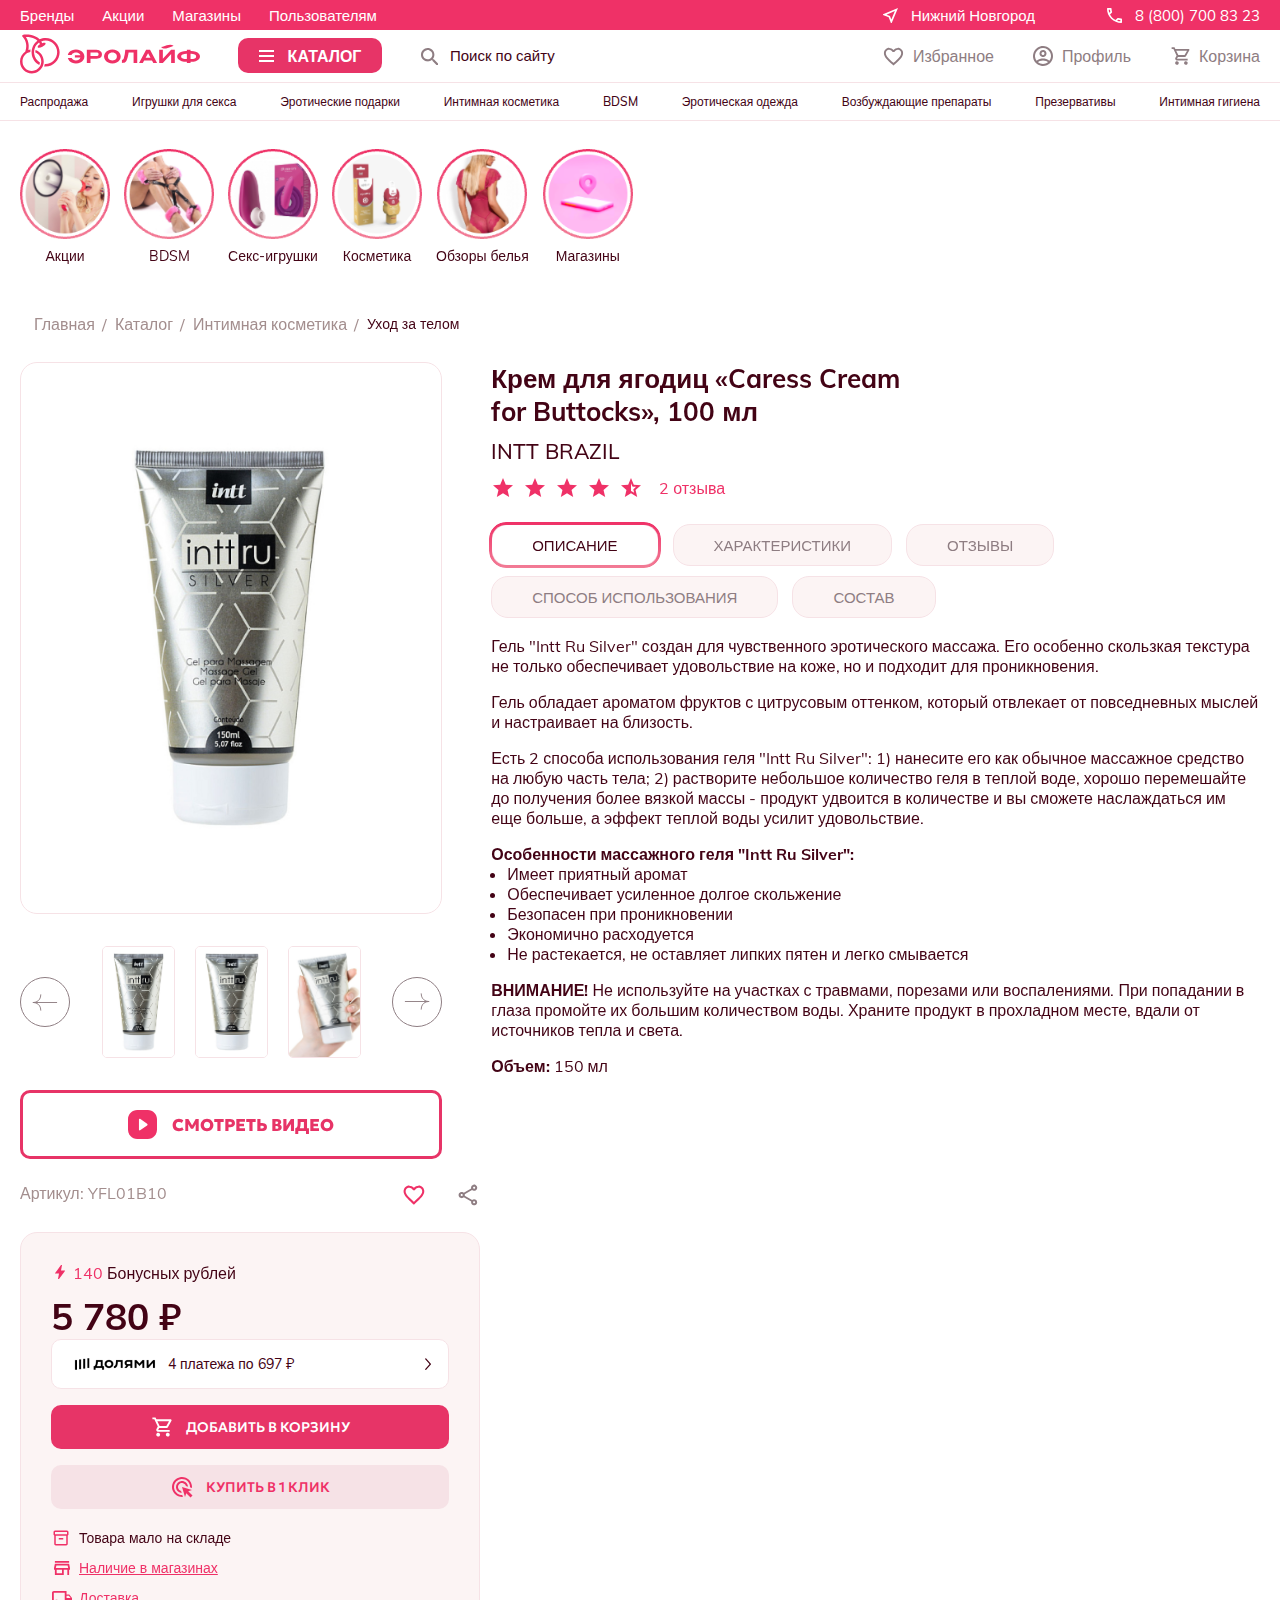
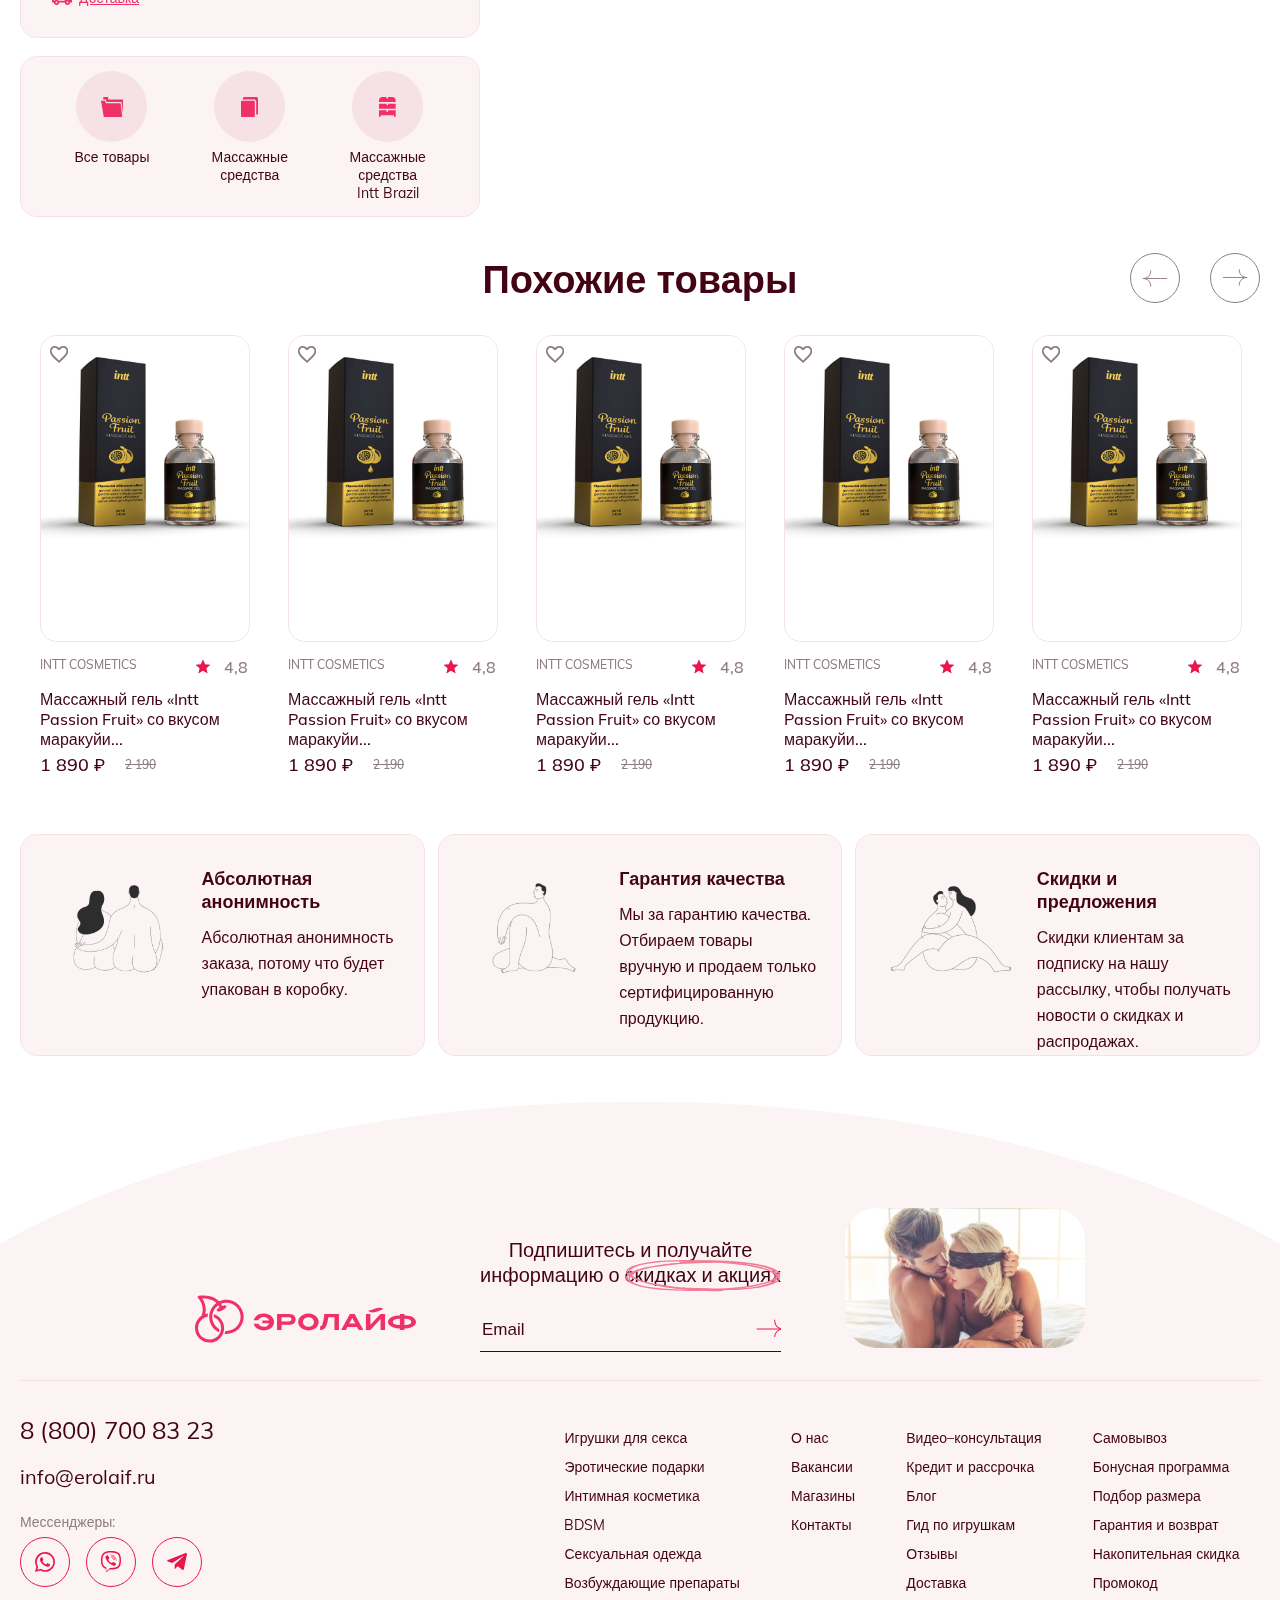
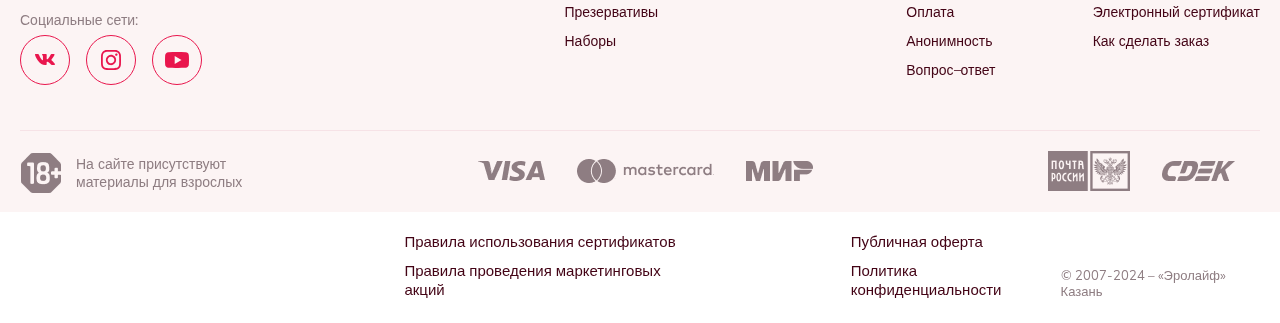
<file: index3.html>
<!DOCTYPE html>
<html lang="en">
<head>
	<meta charset="UTF-8">
	<meta name="viewport" content="width=device-width, initial-scale=1.0">
	<title></title>

	<link rel="stylesheet" href="css/fonts.css">
	<link rel="stylesheet" href="css/style.css">
	<link rel="stylesheet" href="css/media_style.css">

	<script src="js/jquery-3.7.1.min.js"></script>

	<link href="./css/jquery.mCustomScrollbar.min.css" rel="stylesheet">
	<script type="text/javascript" src="./js/jquery.mCustomScrollbar.concat.min.js"></script>

	<link href="./libs/slick/slick.css" rel="stylesheet">
	<script type="text/javascript" src="./libs/slick/slick.min.js"></script>

	<script type="text/javascript" src="js/script.js"></script>

	<link href="./css/jquery.fancybox.min.css" rel="stylesheet">
	<script type="text/javascript" src="js/jquery.fancybox.min.js"></script>
</head>
<body>

	<header class="header">
		<div class="header_top">
			<div class="container">
				<div class="header_top_wrap">
					<div class="header_top_menu">
						<a href="">Бренды</a>
						<a href="">Акции</a>
						<a href="">Магазины</a>
						<a href="">Пользователям</a>
					</div>
					<div class="header_top_contacts">
						<a class="addr" href="#">Нижний Новгород</a>
						<a class="phone" href="tel:">8 (800) 700 83 23</a>
					</div>
				</div>
			</div>
		</div>
		<div class="header_wrapper">
			<div class="container">
				<div class="header_wrap">
					<div class="header_logo">
						<a href="#">
							<img src="./img/logo.svg" alt="">
						</a>
					</div>

					<div class="menu_btn">
						<div>
							<span></span>
							<span></span>
							<span></span>
						</div>
						<p>Каталог</p>
					</div>

					<div class="header_search">
						<input type="text" placeholder="Поиск по сайту">
						<button class="submit"></button>
					</div>
				</div>

				<div class="header_admin">
					<a href="#" class="favourites"><span>Избранное</span></a>
					<a href="#" class="admin"><span>Профиль</span></a>
					<a href="#" class="cart"><span>Корзина</span></a>
				</div>
			</div>
		</div>

		<div class="menu_wrap">
			<div class="container">
				<div class="menu">
					<a href="">Распродажа</a>
					<a href="">Игрушки для секса</a>
					<a href="">Эротические подарки</a>
					<a href="">Интимная косметика</a>
					<a href="">BDSM</a>
					<a href="">Эротическая одежда</a>
					<a href="">Возбуждающие препараты</a>
					<a href="">Презервативы</a>
					<a href="">Интимная  гигиена</a>
				</div>
			</div>
		</div>
	</header>

	<div class="menu_wrapper">
		<div class="container">
			<ul class="menu_nav">
				<li class="menu_nav_top active" menu-nav="1">
					<a href="#" class="menu_nav_btn ico1">Распродажа</a>

					<div class="menu_nav_list active" menu-nav="1">
						<ul>
							<li>
								<a href="#"><b>Анальные игрушки</b></a>
								<a href="#">Анальные пробки</a>
								<a href="#">Анальные расширители</a>
								<a href="#">Анальные шарики</a>
								<a href="#">Массажеры простаты</a>
							</li>
							<li>
								<a href="#"><b>Вакуумные помпы</b></a>
								<a href="#">Помпы для женщин</a>
								<a href="#">Помпы для мужчин</a>
							</li>
							<li>
								<a href="#"><b>Вибраторы</b></a>
								<a href="#">Вибраторы</a>
								<a href="#">Вибраторы для пар</a>
								<a href="#">Виброяйца</a>
								<a href="#">Массажеры Wand</a>
								<a href="#">Стимуляторы клитора</a>
							</li>
						</ul>
						<ul>
							<li>
								<a href="#"><b>Мастурбаторы</b></a>
								<a href="#">Мастурбаторы</a>
								<a href="#">Автоматические мастурбаторы</a>
							</li>
							<li>
								<a href="#"><b>Насадки и кольца</b></a>
								<a href="#">Для двойного проникновения</a>
								<a href="#">Насадки на пальцы и язык</a>
								<a href="#">Насадки на член</a>
								<a href="#">Эрекционные кольца</a>
							</li>
							<li>
								<a href="#"><b>Секс-куклы</b></a>
								<a href="#">Надувные секс-куклы</a>
								<a href="#">Real Doll</a>
							</li>
							<li>
								<a href="#"><b>Секс-машины</b></a>
							</li>
						</ul>
						<ul>
							<li>
								<a href="#"><b>Страпоны</b></a>
							</li>
							<li>
								<a href="#"><b>Тренажеры интимных мышц</b></a>
								<a href="#">Тренажеры Кегеля</a>
								<a href="#">Вагинальные шарики</a>
							</li>
							<li>
								<a href="#"><b>Уход за игрушками</b></a>
							</li>
							<li>
								<a href="#"><b>Фаллоимитаторы</b></a>
							</li>
							<li>
								<a href="#"><b>Фаллопротезы</b></a>
							</li>
							<li>
								<a href="#"><b>Фистинг</b></a>
							</li>
						</ul>
						<ul>
							<li>
								<a href="#"><b>Экстендеры</b></a>
							</li>
							<li>
								<a href="#"><b>Электростимуляция</b></a>
							</li>
						</ul>
					</div>
				</li>
				<li class="menu_nav_top" menu-nav="2">
					<a href="#" class="menu_nav_btn ico2">Популярное</a>

					<div class="menu_nav_list" menu-nav="2">
						<ul>
							<li>
								<a href="#"><b>item</b></a>
								<a href="#">item1</a>
								<a href="#">item2</a>
								<a href="#">item3</a>
							</li>
						</ul>
					</div>
				</li>
				<li class="menu_nav_top" menu-nav="3">
					<a href="#" class="menu_nav_btn ico3">Игрушки для секса</a>

					<div class="menu_nav_list" menu-nav="3">
						<ul>
							<li>
								<a href="#"><b>item</b></a>
								<a href="#">item1</a>
								<a href="#">item2</a>
								<a href="#">item3</a>
							</li>
						</ul>
					</div>
				</li>
				<li class="menu_nav_top" menu-nav="4">
					<a href="#" class="menu_nav_btn ico4">Эротические подарки</a>

					<div class="menu_nav_list" menu-nav="4">
						<ul>
							<li>
								<a href="#"><b>item</b></a>
								<a href="#">item1</a>
								<a href="#">item2</a>
								<a href="#">item3</a>
							</li>
						</ul>
					</div>
				</li>
				<li class="menu_nav_top" menu-nav="5">
					<a href="#" class="menu_nav_btn ico5">Интимная косметика</a>

					<div class="menu_nav_list" menu-nav="5">
						<ul>
							<li>
								<a href="#"><b>item</b></a>
								<a href="#">item1</a>
								<a href="#">item2</a>
								<a href="#">item3</a>
							</li>
						</ul>
					</div>
				</li>
				<li class="menu_nav_top" menu-nav="6">
					<a href="#" class="menu_nav_btn ico6">BDSM</a>

					<div class="menu_nav_list" menu-nav="5">
						<ul>
							<li>
								<a href="#"><b>item</b></a>
								<a href="#">item1</a>
								<a href="#">item2</a>
								<a href="#">item3</a>
							</li>
						</ul>
					</div>
				</li>
				<li class="menu_nav_top" menu-nav="7">
					<a href="#" class="menu_nav_btn ico7">Эротическая одежда</a>

					<div class="menu_nav_list" menu-nav="7">
						<ul>
							<li>
								<a href="#"><b>item</b></a>
								<a href="#">item1</a>
								<a href="#">item2</a>
								<a href="#">item3</a>
							</li>
						</ul>
					</div>
				</li>
				<li class="menu_nav_top" menu-nav="8">
					<a href="#" class="menu_nav_btn ico8">Возбуждающие препараты</a>

					<div class="menu_nav_list" menu-nav="8">
						<ul>
							<li>
								<a href="#"><b>item</b></a>
								<a href="#">item1</a>
								<a href="#">item2</a>
								<a href="#">item3</a>
							</li>
						</ul>
					</div>
				</li>
				<li class="menu_nav_top" menu-nav="9">
					<a href="#" class="menu_nav_btn ico9">Презервативы</a>

					<div class="menu_nav_list" menu-nav="9">
						<ul>
							<li>
								<a href="#"><b>item</b></a>
								<a href="#">item1</a>
								<a href="#">item2</a>
								<a href="#">item3</a>
							</li>
						</ul>
					</div>
				</li>
				<li class="menu_nav_top" menu-nav="10">
					<a href="#" class="menu_nav_btn ico10">Интимная гигиена</a>

					<div class="menu_nav_list" menu-nav="10">
						<ul>
							<li>
								<a href="#"><b>item</b></a>
								<a href="#">item1</a>
								<a href="#">item2</a>
								<a href="#">item3</a>
							</li>
						</ul>
					</div>
				</li>
				<li class="menu_nav_top" menu-nav="11">
					<a href="#" class="menu_nav_btn ico11">Наборы</a>

					<div class="menu_nav_list" menu-nav="11">
						<ul>
							<li>
								<a href="#"><b>item</b></a>
								<a href="#">item1</a>
								<a href="#">item2</a>
								<a href="#">item3</a>
							</li>
						</ul>
					</div>
				</li>
			</ul>
		</div>
	</div>

	<script>
		$(".menu_btn").click(function () {
			$(this).toggleClass('active');
			$('.menu_wrapper').toggleClass('active');
		});

		$(".menu_nav_top").click(function () {
			let _parent = $(this).closest(".menu_nav_top");

			var menuNav = $(this).attr('menu-nav'),
				menuList = $('.menu_nav_list[menu-nav="'+ menuNav +'"]');
			$('.menu_nav_list').removeClass('active');
			$('.menu_nav_top').removeClass('active');
			$(this, _parent).addClass('active');
			menuList.addClass('active');
		});
	</script>
	
	<section class="menu_catalog">
		<div class="container">
			<div class="menu_catalog_wrap">
				<a href="#" class="menu_catalog_item">
					<div class="menu_catalog_img">
						<img src="./img/menu_catalog/1.png" alt="">
					</div>
					<span>Акции</span>
				</a>
				<a href="#" class="menu_catalog_item">
					<div class="menu_catalog_img">
						<img src="./img/menu_catalog/2.png" alt="">
					</div>
					<span>BDSM</span>
				</a>
				<a href="#" class="menu_catalog_item">
					<div class="menu_catalog_img">
						<img src="./img/menu_catalog/3.png" alt="">
					</div>
					<span>Секс-игрушки</span>
				</a>
				<a href="#" class="menu_catalog_item">
					<div class="menu_catalog_img">
						<img src="./img/menu_catalog/4.png" alt="">
					</div>
					<span>Косметика</span>
				</a>
				<a href="#" class="menu_catalog_item">
					<div class="menu_catalog_img">
						<img src="./img/menu_catalog/5.png" alt="">
					</div>
					<span>Обзоры белья</span>
				</a>
				<a href="#" class="menu_catalog_item">
					<div class="menu_catalog_img">
						<img src="./img/menu_catalog/6.png" alt="">
					</div>
					<span>Магазины</span>
				</a>
			</div>
		</div>
	</section>

	<section class="page_catalog">
		<div class="container">
			<div class="breadcrumbs">
				<a href="#">Главная</a>
				<a href="#">Каталог</a>
				<a href="#">Интимная косметика</a>
				<span>Уход за телом</span>
			</div>

			<div class="page_products">
				<div class="page_products_gallery">
					<div class="products_gallery">
						<div class="products_gallery_img"><img src="./img/page_catalog/gallery/1.png" alt=""></div>
						<div class="products_gallery_img"><img src="./img/page_catalog/gallery/2.png" alt=""></div>
						<div class="products_gallery_img"><img src="./img/page_catalog/gallery/3.png" alt=""></div>
						<div class="products_gallery_img"><img src="./img/page_catalog/gallery/4.png" alt=""></div>
					</div>

					<div class="products_gallery_thumb">
						<div class="products_gallery_thumb_img"><img src="./img/page_catalog/gallery/1.png" alt=""></div>
						<div class="products_gallery_thumb_img"><img src="./img/page_catalog/gallery/2.png" alt=""></div>
						<div class="products_gallery_thumb_img"><img src="./img/page_catalog/gallery/3.png" alt=""></div>
						<div class="products_gallery_thumb_img"><img src="./img/page_catalog/gallery/4.png" alt=""></div>
					</div>

					<div class="products_video">
						<a href="#" data-fancybox class="btn glass">
							<span>СМОТРЕТЬ ВИДЕО</span>
						</a>
					</div>
				</div>

				<div class="page_products_block">
					<div class="page_products_item">
						Крем для ягодиц «Caress Cream <br> for Buttocks», 100 мл
					</div>
					<div class="page_products_category">
						Intt Brazil
					</div>
					<div class="page_products_rating">
						<div class="page_products_rating_wrap">
							<span class="rating_ico1"></span>
							<span class="rating_ico1"></span>
							<span class="rating_ico1"></span>
							<span class="rating_ico1"></span>
							<span class="rating_ico2"></span>
						</div>
						<p>2 отзыва</p>
					</div>

					<div class="page_products_wrap">
						<ul class="page_products_tabs">
							<li class="page_products_tabs_item active">Описание</li>
							<li class="page_products_tabs_item">характеристики</li>
							<li class="page_products_tabs_item">ОТЗЫВЫ</li>
							<li class="page_products_tabs_item">способ использования</li>
							<li class="page_products_tabs_item">состав</li>
						</ul>

						<div class="page_products_content">
							<p>
								Гель "Intt Ru Silver" создан для чувственного эротического массажа. Его особенно скользкая текстура не только обеспечивает удовольствие на коже, но и подходит для проникновения.
							</p>
							<p>
								Гель обладает ароматом фруктов с цитрусовым оттенком, который отвлекает от повседневных мыслей и настраивает на близость.
							</p>
							<p>
								Есть 2 способа использования геля "Intt Ru Silver": 1) нанесите его как обычное
								массажное средство на любую часть тела; 2) растворите небольшое количество геля в теплой воде, хорошо перемешайте до получения более вязкой массы - продукт удвоится в количестве и вы сможете наслаждаться им еще больше, а эффект теплой воды усилит удовольствие.
							</p>
							<b>Особенности массажного геля "Intt Ru Silver":</b>
							<ul>
								<li>Имеет приятный аромат</li>
								<li>Обеспечивает усиленное долгое скольжение</li>
								<li>Безопасен при проникновении</li>
								<li>Экономично расходуется</li>
								<li>Не растекается, не оставляет липких пятен и легко смывается</li>
							</ul>

							<p><b>ВНИМАНИЕ!</b> Не используйте на участках с травмами, порезами или воспалениями. При попадании в глаза промойте их большим количеством воды. Храните продукт в прохладном месте, вдали от источников тепла и света.</p>
							<p><b>Объем:</b> 150 мл</p>
						</div>
					</div>
				</div>

				<div class="page_products_right">
					<div class="page_products_right_head">
						<div class="page_products_article">
							Артикул: YFL01B10
						</div>
						<div class="page_products_btns">
							<button class="btn_fav"></button>
							<button class="btn_link"></button>
						</div>
					</div>

					<div class="page_products_right_block">
						<div class="page_products_right_profit">
							<span><b>140</b> Бонусных рублей</span>
						</div>
						<div class="page_products_right_price">
							5 780 ₽
						</div>

						<div class="page_products_payments">
							<div class="page_products_payments_btn">
								<img src="./img/page_products_payments.png" alt="">
								<span>4 платежа по 697 ₽</span>
							</div>

							<ul class="page_products_payments_list">
								<li>item1</li>
								<li>item2</li>
								<li>item3</li>
							</ul>
						</div>

						<button class="btn cart1">ДОБАВИТЬ В КОРЗИНУ</button>
						<button class="btn cart2">КУПИТЬ В 1 КЛИК</button>

						<div class="page_products_list">
							<div class="ico1">Товара мало на складе</div>
							<a href="#" class="ico3">Наличие в магазинах</a>
							<a href="#" class="ico2">Доставка</a>
						</div>
					</div>

					<div class="page_products_bottom">
						<a href="#" class="ico3"><span></span>Все товары</a>
						<a href="#" class="ico1"><span></span>Массажные средства</a>
						<a href="#" class="ico2"><span></span>Массажные средства <br> Intt Brazil</a>
					</div>
				</div>
			</div>
		</div>
	</section>

	<section class="products_related">
		<div class="container">
			<div class="section_item">
				Похожие товары
			</div>

			<div class="products_related_wrap">
				<a href="#" class="catalog_block">
					<div class="catalog_block_head">
						<button class="catalog_fav"></button>
					</div>

					<div class="catalog_block_img">
						<img src="./img/page_catalog/2.png" alt="">
					</div>

					<button class="btn catalog_cart"><span>ДОБАВИТЬ В КОРЗИНУ</span></button>

					<div class="catalog_block_wrap">
						<span class="catalog_block_category">Intt Cosmetics</span>
						<span class="catalog_block_rating">4,8</span>
					</div>

					<div class="catalog_block_title">
						Массажный гель «Intt Passion Fruit» со вкусом маракуйи...
					</div>

					<div class="catalog_block_price">
						<span class="new_price">1 890 ₽</span>
						<span class="old_price">2 190</span>
					</div>
				</a>

				<a href="#" class="catalog_block">
					<div class="catalog_block_head">
						<button class="catalog_fav"></button>
					</div>

					<div class="catalog_block_img">
						<img src="./img/page_catalog/2.png" alt="">
					</div>

					<button class="btn catalog_cart"><span>ДОБАВИТЬ В КОРЗИНУ</span></button>

					<div class="catalog_block_wrap">
						<span class="catalog_block_category">Intt Cosmetics</span>
						<span class="catalog_block_rating">4,8</span>
					</div>

					<div class="catalog_block_title">
						Массажный гель «Intt Passion Fruit» со вкусом маракуйи...
					</div>

					<div class="catalog_block_price">
						<span class="new_price">1 890 ₽</span>
						<span class="old_price">2 190</span>
					</div>
				</a>

				<a href="#" class="catalog_block">
					<div class="catalog_block_head">
						<button class="catalog_fav"></button>
					</div>

					<div class="catalog_block_img">
						<img src="./img/page_catalog/2.png" alt="">
					</div>

					<button class="btn catalog_cart"><span>ДОБАВИТЬ В КОРЗИНУ</span></button>

					<div class="catalog_block_wrap">
						<span class="catalog_block_category">Intt Cosmetics</span>
						<span class="catalog_block_rating">4,8</span>
					</div>

					<div class="catalog_block_title">
						Массажный гель «Intt Passion Fruit» со вкусом маракуйи...
					</div>

					<div class="catalog_block_price">
						<span class="new_price">1 890 ₽</span>
						<span class="old_price">2 190</span>
					</div>
				</a>

				<a href="#" class="catalog_block">
					<div class="catalog_block_head">
						<button class="catalog_fav"></button>
					</div>

					<div class="catalog_block_img">
						<img src="./img/page_catalog/2.png" alt="">
					</div>

					<button class="btn catalog_cart"><span>ДОБАВИТЬ В КОРЗИНУ</span></button>

					<div class="catalog_block_wrap">
						<span class="catalog_block_category">Intt Cosmetics</span>
						<span class="catalog_block_rating">4,8</span>
					</div>

					<div class="catalog_block_title">
						Массажный гель «Intt Passion Fruit» со вкусом маракуйи...
					</div>

					<div class="catalog_block_price">
						<span class="new_price">1 890 ₽</span>
						<span class="old_price">2 190</span>
					</div>
				</a>

				<a href="#" class="catalog_block">
					<div class="catalog_block_head">
						<button class="catalog_fav"></button>
					</div>

					<div class="catalog_block_img">
						<img src="./img/page_catalog/2.png" alt="">
					</div>

					<button class="btn catalog_cart"><span>ДОБАВИТЬ В КОРЗИНУ</span></button>

					<div class="catalog_block_wrap">
						<span class="catalog_block_category">Intt Cosmetics</span>
						<span class="catalog_block_rating">4,8</span>
					</div>

					<div class="catalog_block_title">
						Массажный гель «Intt Passion Fruit» со вкусом маракуйи...
					</div>

					<div class="catalog_block_price">
						<span class="new_price">1 890 ₽</span>
						<span class="old_price">2 190</span>
					</div>
				</a>

				<a href="#" class="catalog_block">
					<div class="catalog_block_head">
						<button class="catalog_fav"></button>
					</div>

					<div class="catalog_block_img">
						<img src="./img/page_catalog/2.png" alt="">
					</div>

					<button class="btn catalog_cart"><span>ДОБАВИТЬ В КОРЗИНУ</span></button>

					<div class="catalog_block_wrap">
						<span class="catalog_block_category">Intt Cosmetics</span>
						<span class="catalog_block_rating">4,8</span>
					</div>

					<div class="catalog_block_title">
						Массажный гель «Intt Passion Fruit» со вкусом маракуйи...
					</div>

					<div class="catalog_block_price">
						<span class="new_price">1 890 ₽</span>
						<span class="old_price">2 190</span>
					</div>
				</a>
			</div>
		</div>
	</section>

	<section class="advant">
		<div class="container">
			<div class="advant_wrapper">
				<div class="advant_block">
					<div class="advant_img">
						<img src="./img/advant/1.jpg" alt="">
					</div>

					<div class="advant_title">
						<b>Абсолютная анонимность</b>
						<span>
							Абсолютная анонимность заказа, потому что будет упакован в коробку.
						</span>
					</div>
				</div>

				<div class="advant_block">
					<div class="advant_img">
						<img src="./img/advant/2.jpg" alt="">
					</div>

					<div class="advant_title">
						<b>Гарантия качества</b>
						<span>
							Мы за гарантию качества. Отбираем товары вручную и продаем только сертифицированную продукцию.
						</span>
					</div>
				</div>

				<div class="advant_block">
					<div class="advant_img">
						<img src="./img/advant/3.jpg" alt="">
					</div>

					<div class="advant_title">
						<b>Скидки и предложения</b>
						<span>
							Скидки клиентам за подписку на нашу рассылку, чтобы получать новости о скидках и распродажах.
						</span>
					</div>
				</div>
			</div>
		</div>
	</section>

	<section class="offers2">
		<div class="container">
			<div class="offers2_wrapper">
				<div class="offers2_logo">
					<img src="./img/logo.svg" alt="">
				</div>

				<div class="offers2_wrap">
					<div class="offers2_title">
						Подпишитесь и получайте <br>
						информацию о <span>скидках и акциях</span>
					</div>

					<form action="">
						<input type="mail" placeholder="Email">
						<button class="submit"></button>
					</form>
				</div>

				<div class="offers2_img">
					<img src="./img/offers2_img.png" alt="">
				</div>
			</div>
		</div>
	</section>

	<footer class="footer">
		<div class="container">
			<div class="footer_wrapper">
				<div class="footer_contacts">
					<a href="tel:" class="phone">8 (800) 700 83 23</a>
					<a href="mailto:" class="mail">info@erolaif.ru</a>
					
					<div class="footer_contacts_social">
						<span>Мессенджеры:</span>
						<a href="#" class="watsapp"></a>
						<a href="#" class="viber"></a>
						<a href="#" class="telegram"></a>
					</div>

					<div class="footer_contacts_social">
						<span>Социальные сети:</span>
						<a href="#" class="vk"></a>
						<a href="#" class="instagram"></a>
						<a href="#" class="youtube"></a>
					</div>
				</div>
				
				<div class="footer_menu">
					<ul>
						<li><a href="#">Игрушки для секса</a></li>
						<li><a href="#">Эротические подарки</a></li>
						<li><a href="#">Интимная косметика</a></li>
						<li><a href="#">BDSM</a></li>
						<li><a href="#">Сексуальная одежда</a></li>
						<li><a href="#">Возбуждающие препараты</a></li>
						<li><a href="#">Презервативы</a></li>
						<li><a href="#">Наборы</a></li>
					</ul>
					<ul>
						<li><a href="#">О нас</a></li>
						<li><a href="#">Вакансии</a></li>
						<li><a href="#">Магазины</a></li>
						<li><a href="#">Контакты</a></li>
					</ul>
					<ul>
						<li><a href="">Видео–консультация</a></li>
						<li><a href="">Кредит и рассрочка</a></li>
						<li><a href="">Блог</a></li>
						<li><a href="">Гид по игрушкам</a></li>
						<li><a href="">Отзывы</a></li>
						<li><a href="">Доставка</a></li>
						<li><a href="">Оплата</a></li>
						<li><a href="">Анонимность</a></li>
						<li><a href="">Вопрос–ответ</a></li>
					</ul>
					<ul>
						<li><a href="#">Самовывоз</a></li>
						<li><a href="#">Бонусная программа</a></li>
						<li><a href="#">Подбор размера</a></li>
						<li><a href="#">Гарантия и возврат</a></li>
						<li><a href="#">Накопительная скидка</a></li>
						<li><a href="#">Промокод</a></li>
						<li><a href="#">Электронный сертификат</a></li>
						<li><a href="#">Как сделать заказ</a></li>
					</ul>
				</div>
			</div>

			<div class="footer_bottom">
				<div class="adult_materials">
					На сайте присутствуют <br>
					материалы для взрослых
				</div>

				<div class="footer_bottom_wrap">
					<div class="footer_bottom_wrap_img">
						<img src="./img/cards/1.png" alt="">
					</div>
					<div class="footer_bottom_wrap_img">
						<img src="./img/cards/2.png" alt="">
					</div>
					<div class="footer_bottom_wrap_img">
						<img src="./img/cards/3.png" alt="">
					</div>
				</div>

				<div class="footer_bottom_wrap">
					<div class="footer_bottom_wrap_img">
						<img src="./img/sending/1.png" alt="">
					</div>
					<div class="footer_bottom_wrap_img">
						<img src="./img/sending/2.png" alt="">
					</div>
				</div>
			</div>
		</div>

		<div class="footer_your">
			<div class="container">
				<div class="footer_your_wrap">
					<div class="footer_your_block">
						<a href="#">Правила использования сертификатов</a>
						<a href="">Правила проведения маркетинговых акций</a>
					</div>

					<div class="footer_your_block">
						<a href="#">Публичная оферта</a>
						<a href="#">Политика конфиденциальности</a>
					</div>

					<div class="copyright">
						<span>© 2007-2024 – «Эролайф» Казань</span>
					</div>
				</div>
			</div>
		</div>
	</footer>

</body>
</html>
</file>
<file: css/index.css>
body {
    margin: 0 auto;
    padding: 0;
    position: relative;
    font-size: 20px;
    color: #54483C;
    font-family: sans-serif;
    overflow-x: hidden;
    max-width: 1920px;
}

a {
    text-decoration: none;
    transition: all 0.2s linear;
}

.container {
    max-width: 1440px;
    margin: 0 auto;
}

.page {
    margin-top: 80px;
}

.page_item {
    font-size: 38px;
}

.page_nav {
    padding: 0;
    list-style-type: none;
}

.page_nav li {
    margin-bottom: 10px;
}

.page_nav li a {
    display: block;
    width: 350px;
    padding: 10px 20px;
    font-size: 14px;
    border-radius: 20px;
    box-shadow: 4px 4px 8px 0 rgba(34, 60, 80, 0.2);
    color: #333333;
}
.page_nav li a:hover {
    background: #abe1ff;
}

@media screen and (max-width: 390px) {
    .page_nav li a {
        width: 200px;
    }
}
</file>
<file: css/fonts.css>
@font-face {
    font-family: 'Mulish';
    src: url('../fonts/Mulish/Mulish-Black.eot');
    src: url('../fonts/Mulish/Mulish-Black.eot?#iefix') format('embedded-opentype'),
        url('../fonts/Mulish/Mulish-Black.woff2') format('woff2'),
        url('../fonts/Mulish/Mulish-Black.woff') format('woff'),
        url('../fonts/Mulish/Mulish-Black.ttf') format('truetype');
    font-weight: 900;
    font-style: normal;
}

@font-face {
    font-family: 'Mulish';
    src: url('../fonts/Mulish/Mulish-BlackItalic.eot');
    src: url('../fonts/Mulish/Mulish-BlackItalic.eot?#iefix') format('embedded-opentype'),
        url('../fonts/Mulish/Mulish-BlackItalic.woff2') format('woff2'),
        url('../fonts/Mulish/Mulish-BlackItalic.woff') format('woff'),
        url('../fonts/Mulish/Mulish-BlackItalic.ttf') format('truetype');
    font-weight: 900;
    font-style: italic;
}

@font-face {
    font-family: 'Mulish';
    src: url('../fonts/Mulish/Mulish-ExtraBoldItalic.eot');
    src: url('../fonts/Mulish/Mulish-ExtraBoldItalic.eot?#iefix') format('embedded-opentype'),
        url('../fonts/Mulish/Mulish-ExtraBoldItalic.woff2') format('woff2'),
        url('../fonts/Mulish/Mulish-ExtraBoldItalic.woff') format('woff'),
        url('../fonts/Mulish/Mulish-ExtraBoldItalic.ttf') format('truetype');
    font-weight: 800;
    font-style: italic;
}

@font-face {
    font-family: 'Mulish';
    src: url('../fonts/Mulish/Mulish-MediumItalic.eot');
    src: url('../fonts/Mulish/Mulish-MediumItalic.eot?#iefix') format('embedded-opentype'),
        url('../fonts/Mulish/Mulish-MediumItalic.woff2') format('woff2'),
        url('../fonts/Mulish/Mulish-MediumItalic.woff') format('woff'),
        url('../fonts/Mulish/Mulish-MediumItalic.ttf') format('truetype');
    font-weight: 500;
    font-style: italic;
}

@font-face {
    font-family: 'Mulish';
    src: url('../fonts/Mulish/Mulish-Medium.eot');
    src: url('../fonts/Mulish/Mulish-Medium.eot?#iefix') format('embedded-opentype'),
        url('../fonts/Mulish/Mulish-Medium.woff2') format('woff2'),
        url('../fonts/Mulish/Mulish-Medium.woff') format('woff'),
        url('../fonts/Mulish/Mulish-Medium.ttf') format('truetype');
    font-weight: 500;
    font-style: normal;
}

@font-face {
    font-family: 'Mulish';
    src: url('../fonts/Mulish/Mulish-SemiBoldItalic.eot');
    src: url('../fonts/Mulish/Mulish-SemiBoldItalic.eot?#iefix') format('embedded-opentype'),
        url('../fonts/Mulish/Mulish-SemiBoldItalic.woff2') format('woff2'),
        url('../fonts/Mulish/Mulish-SemiBoldItalic.woff') format('woff'),
        url('../fonts/Mulish/Mulish-SemiBoldItalic.ttf') format('truetype');
    font-weight: 600;
    font-style: italic;
}

@font-face {
    font-family: 'Mulish';
    src: url('../fonts/Mulish/Mulish-BoldItalic.eot');
    src: url('../fonts/Mulish/Mulish-BoldItalic.eot?#iefix') format('embedded-opentype'),
        url('../fonts/Mulish/Mulish-BoldItalic.woff2') format('woff2'),
        url('../fonts/Mulish/Mulish-BoldItalic.woff') format('woff'),
        url('../fonts/Mulish/Mulish-BoldItalic.ttf') format('truetype');
    font-weight: bold;
    font-style: italic;
}

@font-face {
    font-family: 'Mulish';
    src: url('../fonts/Mulish/Mulish-ExtraBold.eot');
    src: url('../fonts/Mulish/Mulish-ExtraBold.eot?#iefix') format('embedded-opentype'),
        url('../fonts/Mulish/Mulish-ExtraBold.woff2') format('woff2'),
        url('../fonts/Mulish/Mulish-ExtraBold.woff') format('woff'),
        url('../fonts/Mulish/Mulish-ExtraBold.ttf') format('truetype');
    font-weight: 800;
    font-style: normal;
}

@font-face {
    font-family: 'Mulish';
    src: url('../fonts/Mulish/Mulish-LightItalic.eot');
    src: url('../fonts/Mulish/Mulish-LightItalic.eot?#iefix') format('embedded-opentype'),
        url('../fonts/Mulish/Mulish-LightItalic.woff2') format('woff2'),
        url('../fonts/Mulish/Mulish-LightItalic.woff') format('woff'),
        url('../fonts/Mulish/Mulish-LightItalic.ttf') format('truetype');
    font-weight: 300;
    font-style: italic;
}

@font-face {
    font-family: 'Mulish';
    src: url('../fonts/Mulish/Mulish-Light.eot');
    src: url('../fonts/Mulish/Mulish-Light.eot?#iefix') format('embedded-opentype'),
        url('../fonts/Mulish/Mulish-Light.woff2') format('woff2'),
        url('../fonts/Mulish/Mulish-Light.woff') format('woff'),
        url('../fonts/Mulish/Mulish-Light.ttf') format('truetype');
    font-weight: 300;
    font-style: normal;
}

@font-face {
    font-family: 'Mulish';
    src: url('../fonts/Mulish/Mulish-Bold.eot');
    src: url('../fonts/Mulish/Mulish-Bold.eot?#iefix') format('embedded-opentype'),
        url('../fonts/Mulish/Mulish-Bold.woff2') format('woff2'),
        url('../fonts/Mulish/Mulish-Bold.woff') format('woff'),
        url('../fonts/Mulish/Mulish-Bold.ttf') format('truetype');
    font-weight: bold;
    font-style: normal;
}

@font-face {
    font-family: 'Mulish';
    src: url('../fonts/Mulish/Mulish-ExtraLightItalic.eot');
    src: url('../fonts/Mulish/Mulish-ExtraLightItalic.eot?#iefix') format('embedded-opentype'),
        url('../fonts/Mulish/Mulish-ExtraLightItalic.woff2') format('woff2'),
        url('../fonts/Mulish/Mulish-ExtraLightItalic.woff') format('woff'),
        url('../fonts/Mulish/Mulish-ExtraLightItalic.ttf') format('truetype');
    font-weight: 200;
    font-style: italic;
}

@font-face {
    font-family: 'Mulish';
    src: url('../fonts/Mulish/Mulish-Regular.eot');
    src: url('../fonts/Mulish/Mulish-Regular.eot?#iefix') format('embedded-opentype'),
        url('../fonts/Mulish/Mulish-Regular.woff2') format('woff2'),
        url('../fonts/Mulish/Mulish-Regular.woff') format('woff'),
        url('../fonts/Mulish/Mulish-Regular.ttf') format('truetype');
    font-weight: normal;
    font-style: normal;
}

@font-face {
    font-family: 'Mulish';
    src: url('../fonts/Mulish/Mulish-ExtraLight.eot');
    src: url('../fonts/Mulish/Mulish-ExtraLight.eot?#iefix') format('embedded-opentype'),
        url('../fonts/Mulish/Mulish-ExtraLight.woff2') format('woff2'),
        url('../fonts/Mulish/Mulish-ExtraLight.woff') format('woff'),
        url('../fonts/Mulish/Mulish-ExtraLight.ttf') format('truetype');
    font-weight: 200;
    font-style: normal;
}

@font-face {
    font-family: 'Mulish';
    src: url('../fonts/Mulish/Mulish-Italic.eot');
    src: url('../fonts/Mulish/Mulish-Italic.eot?#iefix') format('embedded-opentype'),
        url('../fonts/Mulish/Mulish-Italic.woff2') format('woff2'),
        url('../fonts/Mulish/Mulish-Italic.woff') format('woff'),
        url('../fonts/Mulish/Mulish-Italic.ttf') format('truetype');
    font-weight: normal;
    font-style: italic;
}

@font-face {
    font-family: 'Mulish';
    src: url('../fonts/Mulish/Mulish-SemiBold.eot');
    src: url('../fonts/Mulish/Mulish-SemiBold.eot?#iefix') format('embedded-opentype'),
        url('../fonts/Mulish/Mulish-SemiBold.woff2') format('woff2'),
        url('../fonts/Mulish/Mulish-SemiBold.woff') format('woff'),
        url('../fonts/Mulish/Mulish-SemiBold.ttf') format('truetype');
    font-weight: 600;
    font-style: normal;
}

/***************************************************************************************************/

@font-face {
    font-family: 'Geologica Cursive';
    src: url('../fonts/Geologica Cursive/GeologicaCursive-Light.eot');
    src: url('../fonts/Geologica Cursive/GeologicaCursive-Light.eot?#iefix') format('embedded-opentype'),
    url('../fonts/Geologica Cursive/GeologicaCursive-Light.woff2') format('woff2'),
    url('../fonts/Geologica Cursive/GeologicaCursive-Light.woff') format('woff'),
    url('../fonts/Geologica Cursive/GeologicaCursive-Light.ttf') format('truetype');
    font-weight: 300;
    font-style: normal;
    font-display: swap;
}

@font-face {
    font-family: 'Geologica Cursive';
    src: url('../fonts/Geologica Cursive/GeologicaCursive-Black.eot?#iefix') format('embedded-opentype'),
    url('../fonts/Geologica Cursive/GeologicaCursive-Black.woff2') format('woff2'),
    url('../fonts/Geologica Cursive/GeologicaCursive-Black.woff') format('woff'),
    url('../fonts/Geologica Cursive/GeologicaCursive-Black.ttf') format('truetype');
    font-weight: 900;
    font-style: normal;
    font-display: swap;
}

@font-face {
    font-family: 'Geologica Cursive';
    src: url('../fonts/Geologica Cursive/GeologicaCursive-ExtraLight.eot?#iefix') format('embedded-opentype'),
    url('../fonts/Geologica Cursive/GeologicaCursive-ExtraLight.woff2') format('woff2'),
    url('../fonts/Geologica Cursive/GeologicaCursive-ExtraLight.woff') format('woff'),
    url('../fonts/Geologica Cursive/GeologicaCursive-ExtraLight.ttf') format('truetype');
    font-weight: 200;
    font-style: normal;
    font-display: swap;
}

@font-face {
    font-family: 'Geologica Cursive';
    src: url('../fonts/Geologica Cursive/GeologicaCursive-Bold.eot?#iefix') format('embedded-opentype'),
    url('../fonts/Geologica Cursive/GeologicaCursive-Bold.woff2') format('woff2'),
    url('../fonts/Geologica Cursive/GeologicaCursive-Bold.woff') format('woff'),
    url('../fonts/Geologica Cursive/GeologicaCursive-Bold.ttf') format('truetype');
    font-weight: bold;
    font-style: normal;
    font-display: swap;
}

@font-face {
    font-family: 'Geologica Cursive';
    src: url('../fonts/Geologica Cursive/GeologicaCursive-Medium.eot?#iefix') format('embedded-opentype'),
    url('../fonts/Geologica Cursive/GeologicaCursive-Medium.woff2') format('woff2'),
    url('../fonts/Geologica Cursive/GeologicaCursive-Medium.woff') format('woff'),
    url('../fonts/Geologica Cursive/GeologicaCursive-Medium.ttf') format('truetype');
    font-weight: 500;
    font-style: normal;
    font-display: swap;
}

@font-face {
    font-family: 'Geologica Cursive';
    src: url('../fonts/Geologica Cursive/GeologicaCursive-ExtraBold.eot?#iefix') format('embedded-opentype'),
    url('../fonts/Geologica Cursive/GeologicaCursive-ExtraBold.woff2') format('woff2'),
    url('../fonts/Geologica Cursive/GeologicaCursive-ExtraBold.woff') format('woff'),
    url('../fonts/Geologica Cursive/GeologicaCursive-ExtraBold.ttf') format('truetype');
    font-weight: bold;
    font-style: normal;
    font-display: swap;
}

@font-face {
    font-family: 'Geologica Cursive';
    src: url('../fonts/Geologica Cursive/GeologicaCursive-Thin.eot');
    src: url('../fonts/Geologica Cursive/GeologicaCursive-Thin.eot?#iefix') format('embedded-opentype'),
    url('../fonts/Geologica Cursive/GeologicaCursive-Thin.woff2') format('woff2'),
    url('../fonts/Geologica Cursive/GeologicaCursive-Thin.woff') format('woff'),
    url('../fonts/Geologica Cursive/GeologicaCursive-Thin.ttf') format('truetype');
    font-weight: 100;
    font-style: normal;
    font-display: swap;
}

@font-face {
    font-family: 'Geologica Cursive';
    src: url('../fonts/Geologica Cursive/GeologicaCursive-Regular.eot');
    src: url('../fonts/Geologica Cursive/GeologicaCursive-Regular.eot?#iefix') format('embedded-opentype'),
    url('../fonts/Geologica Cursive/GeologicaCursive-Regular.woff2') format('woff2'),
    url('../fonts/Geologica Cursive/GeologicaCursive-Regular.woff') format('woff'),
    url('../fonts/Geologica Cursive/GeologicaCursive-Regular.ttf') format('truetype');
    font-weight: normal;
    font-style: normal;
    font-display: swap;
}

@font-face {
    font-family: 'Geologica Cursive';
    src: url('../fonts/Geologica Cursive/GeologicaCursive-SemiBold.eot');
    src: url('../fonts/Geologica Cursive/GeologicaCursive-SemiBold.eot?#iefix') format('embedded-opentype'),
    url('../fonts/Geologica Cursive/GeologicaCursive-SemiBold.woff2') format('woff2'),
    url('../fonts/Geologica Cursive/GeologicaCursive-SemiBold.woff') format('woff'),
    url('../fonts/Geologica Cursive/GeologicaCursive-SemiBold.ttf') format('truetype');
    font-weight: 600;
    font-style: normal;
    font-display: swap;
}
</file>
<file: css/style.css>
body {
  margin: 0 auto;
  padding: 0;
  position: relative;
  font-size: 14px;
  color: #430315;
  font-family: 'Mulish', sans-serif;
  overflow-x: hidden;
  max-width: 1920px;
  background: #ffffff;
}
p {
  margin: 0;
  padding: 0;
}
a {
  text-decoration: none;
  transition: all 0.2s linear;
}
ul li {
  list-style: none;
}
h1, h2, h3, h4, h5, h6 {
  margin: 0;
  padding: 0;
}

.container {
  max-width: 1520px;
  margin: 0 auto;
  padding: 0 20px;
}

/**************************************************************************************/

.section_item {
  font-size: 45px;
  font-weight: 700;
  text-align: center;
}

/**************************************************************************************/

header {
  position: fixed;
  top: 0;
  left: 0;
  width: 100%;
  z-index: 8;
  transition: all 0.2s linear;
  background: #ffffff;
}
header.fixed .menu_wrap {
  display: none;
}
.header_top {
  background: #EF3167;
}
.header_top_wrap {
  display: flex;
  justify-content: space-between;
  align-items: center;
  min-height: 30px;
}
.header_top_menu {
  display: flex;
  align-items: center;
  column-gap: 28px;
}
.header_top_menu a {
  font-size: 15px;
  font-weight: 400;
  color: #ffffff;
}

.header_top_contacts {
  display: flex;
  align-items: center;
  column-gap: 72px;
}
.header_top_contacts a {
  position: relative;
  display: flex;
  align-items: center;
  padding-left: 28px;
  font-size: 15px;
  font-weight: 400;
  color: #ffffff;
}
.header_top_contacts a:before {
  content: '';
  position: absolute;
  left: 0;
  width: 15px;
  height: 15px;
}
.header_top_contacts a.addr:before {
  background: url(../img/addr_ico.svg) no-repeat;
}
.header_top_contacts a.phone:before {
  background: url(../img/phone_ico.svg) no-repeat;
}

.header_wrapper {
  border-bottom: 1px solid #F6E2E6;
}
.header_wrapper .container {
  display: flex;
  justify-content: space-between;
  align-items: center;
  min-height: 52px;
}

.header_wrap {
  display: flex;
  align-items: center;
}

.header_logo {
  margin-right: 38px;
}

.header_logo a {
  display: block;
  max-width: 180px;
}

.header_logo a img {
  width: 100%;
}

.menu_btn {
  width: 144px;
  height: 35px;
  display: flex;
  justify-content: center;
  align-items: center;
  column-gap: 14px;
  background: #E73467;
  border-radius: 10px;
  cursor: pointer;
}

.menu_btn > div {
  display: flex;
  flex-direction: column;
  row-gap: 3.4px;
}

.menu_btn > div span {
  display: block;
  width: 15px;
  height: 1.6px;
  background: #ffffff;
  transition: all 0.2s linear;
}

.menu_btn.active > div span:nth-child(1) {
  transform: translate(-2px, 5px) rotate(45deg);
}

.menu_btn.active > div span:nth-child(2) {
  opacity: 0;
}

.menu_btn.active > div span:nth-child(3) {
  transform: translate(-2px, -5px) rotate(-45deg);
}

.menu_btn_close {
  position: absolute;
  top: 20px;
  right: 20px;
  width: 45px;
  height: 45px;
  justify-content: center;
  align-items: center;
  column-gap: 14px;
  background: #E73467;
  border-radius: 10px;
  z-index: 5;
  display: none;
}

.menu_btn_close > div {
  display: flex;
  flex-direction: column;
  row-gap: 3.4px;
}

.menu_btn_close > div span {
  display: block;
  width: 15px;
  height: 1.6px;
  background: #ffffff;
  transition: all 0.2s linear;
}

.menu_btn_close > div span:nth-child(1) {
  transform: translate(0px, 2px) rotate(45deg);
}

.menu_btn_close > div span:nth-child(2) {
  transform: translate(0px, -3px) rotate(-45deg);
}


.menu_btn p {
  font-size: 16px;
  font-weight: 700;
  text-transform: uppercase;
  color: #ffffff;
}

.header_search {
  position: relative;
  margin-left: 38px;
  display: flex;
  align-items: center;
  flex-direction: row-reverse;
  column-gap: 10px;
}
.header_search input {
  min-width: 110px;
  min-height: 18px;
  background: #ffffff;
  border: none;
  outline: none;
  font-family: 'Mulish', sans-serif;
  font-size: 15px;
  font-weight: 300;
  color: #430315;
}
.header_search input::placeholder {
  font-size: 15px;
  font-weight: 300;
  color: #430315;
}
.header_search .submit {
  width: 18px;
  height: 18px;
  cursor: pointer;
  background: url(../img/search_ico.svg) no-repeat;
  border: none;
}

.header_admin {
  display: flex;
  align-items: center;
  column-gap: 32px;
}
.header_admin a {
  position: relative;
  padding-left: 36px;
  display: flex;
  align-items: center;
  font-size: 16px;
  font-weight: 500;
  color: #8E7D82;
}
.header_admin a:hover {
  color: #E73467;
}

.header_admin a:before {
  content: '';
  position: absolute;
  left: 0;
  width: 34px;
  height: 34px;
  transition: all 0.2s linear;
}
.header_admin a.favourites:before {
  background: url(../img/favourites_ico.svg) 50% 50% no-repeat;
  background-size: 23px;
}
.header_admin a.favourites:hover:before {
  background: url(../img/favourites_ico_hover.svg) 50% 50% no-repeat;
  background-size: 23px;
}
.header_admin a.admin:before {
  background: url(../img/admin_ico.svg) 50% 50% no-repeat;
  background-size: 20px;
}
.header_admin a.admin:hover:before {
  background: url(../img/admin_ico_hover.svg) 50% 50% no-repeat;
  background-size: 20px;
}
.header_admin a.cart:before {
  background: url(../img/cart_ico.svg) 50% 50% no-repeat;
  background-size: 23px;
}
.header_admin a.cart:hover:before {
  background: url(../img/cart_ico_hover.svg) 50% 50% no-repeat;
  background-size: 23px;
}


.menu_wrap {
  border-bottom: 1px solid #F6E2E6;
}
.menu_wrap .menu {
  display: flex;
  justify-content: space-between;
  align-items: center;
  min-height: 37px;
}
.menu_wrap .menu a {
  font-size: 14px;
  font-weight: 500;
  color: #430315;
}
.menu_wrap .menu a:hover {
  color: #E73467;
}

.header_mob_phone {
  display: none;
  width: 45px;
  height: 45px;
  background: url(../img/phone_ico.svg) 50% 50% no-repeat #E73467;
  border-radius: 10px;
}

/**************************************************************************************/

.menu_catalog {
  margin-top: 120px;
}
.menu_catalog_wrap {
  display: flex;
  padding-top: 29px;
  padding-bottom: 35px;
  column-gap: 14px;
}
.menu_catalog .menu_catalog_item {
  display: flex !important;
  flex-direction: column;
  align-items: center;
  justify-content: start;
  row-gap: 4px;
  font-size: 14px;
  font-weight: 400;
  color: #430315;
}
.menu_catalog .menu_catalog_item:hover {
  color: #E73467;
}
.menu_catalog .menu_catalog_item .menu_catalog_img {
  width: 90px;
}
.menu_catalog .menu_catalog_item .menu_catalog_img img {
  width: 100%;
}
.menu_catalog_item span {
  font-size: 14px;
  font-weight: 400;
}

.menu_catalog_wrap .slick-dots {
  display: flex;
  justify-content: center;
  column-gap: 8px;
  padding: 0;
}

.menu_catalog_wrap .slick-dots li button {
  display: none;
}

.menu_catalog_wrap .slick-dots li {
  width: 12px;
  height: 12px;
  background: #F6E2E6;
  border-radius: 50px;
}
.menu_catalog_wrap .slick-dots li.slick-active {
  background: #E73467;
}

/**************************************************************************************/

.menu_wrapper {
  position: fixed;
  width: 100%;
  top: 118px;
  padding-top: 20px;
  padding-bottom: 60px;
  z-index: -1;
  background: #ffffff;
  opacity: 0;
}

.header.fixed ~ .menu_wrapper {
  top: 82px;
}

.menu_wrapper.active {
  opacity: 1;
  z-index: 4;
}

.menu_nav {
  position: relative;
  display: flex;
  flex-direction: column;
  padding: 0;
}

.menu_nav_addr {
  position: relative;
  align-items: center;
  min-height: 61px;
  font-size: 15px;
  font-weight: 500;
  padding-left: 28px;
  display: none;
}
.menu_nav_addr:before {
  content: '';
  position: absolute;
  left: 0;
  width: 15px;
  height: 15px;
  background: url(../img/menu_nav_addr_.svg) no-repeat;
}

.header_search.header_search_menu {
  display: none;
}

.menu_nav_tabs {
  margin-top: 26px;
  position: relative;
  display: none;
  justify-content: space-between;
}

.menu_nav_tabs:before {
  content: '';
  position: absolute;
  top: 0;
  height: 51px;
  transform: translateX(-1px);
  width: -webkit-fill-available;
  inset: 0px 1px;
  padding: 3px;
  border-radius: 17px;
  background: linear-gradient(to bottom, #EF3167, #F27C96);
  mask: linear-gradient(fff 0 0) content-box, linear-gradient(#fff 0 0);
  -webkit-mask: linear-gradient(#fff 0 0) content-box, linear-gradient(#fff 0 0);
  mask-composite: exclude;
  -webkit-mask-composite: xor;
  z-index: -1;
}

.menu_nav_tabs a {
  width: 50%;
  display: flex;
  justify-content: center;
  align-items: center;
  height: 57px;
  background: transparent;
  border-radius: 17px;
  font-size: 17px;
  font-weight: 600;
  color: #430315;
}

.menu_nav_tabs a.active {
  background: #EF3167;
  color: #ffffff;
}

.menu_nav_top {
  display: flex;
}

.menu_nav_top:before {
  content: '';
  position: absolute;
  top: 0;
  left: 346px;
  width: 1px;
  height: 100%;
  background: #F6E2E6;
}

.menu_nav_btn {
  position: relative;
  width: 230px;
  display: flex;
  align-items: center;
  padding: 10px 16px 10px 45px;
  font-size: 16px;
  font-weight: 700;
  color: #430315;
  background: #ffffff;
  border-radius: 7px;
  transition: all 0.2s linear;
}

.menu_nav_top.active .menu_nav_btn {
  background: #FCF4F4;
}

.menu_nav_btn:hover {
  background: #FCF4F4;
}

.menu_nav_btn:before {
  content: '';
  position: absolute;
  width: 25px;
  height: 25px;
  left: 16px;
}

.menu_nav_btn.ico1:before {
  background: url(../img/menu_nav/menu_nav_ico1.svg) 50% 50% no-repeat;
}
.menu_nav_btn.ico2:before {
  background: url(../img/menu_nav/menu_nav_ico2.svg) 50% 50% no-repeat;
}
.menu_nav_btn.ico3:before {
  background: url(../img/menu_nav/menu_nav_ico3.svg) 50% 50% no-repeat;
}
.menu_nav_btn.ico4:before {
  background: url(../img/menu_nav/menu_nav_ico4.svg) 50% 50% no-repeat;
}
.menu_nav_btn.ico5:before {
  background: url(../img/menu_nav/menu_nav_ico5.svg) 50% 50% no-repeat;
}
.menu_nav_btn.ico6:before {
  background: url(../img/menu_nav/menu_nav_ico6.svg) 50% 50% no-repeat;
}
.menu_nav_btn.ico7:before {
  background: url(../img/menu_nav/menu_nav_ico7.svg) 50% 50% no-repeat;
}
.menu_nav_btn.ico8:before {
  background: url(../img/menu_nav/menu_nav_ico8.svg) 50% 50% no-repeat;
}
.menu_nav_btn.ico9:before {
  background: url(../img/menu_nav/menu_nav_ico9.svg) 50% 50% no-repeat;
}
.menu_nav_btn.ico10:before {
  background: url(../img/menu_nav/menu_nav_ico10.svg) 50% 50% no-repeat;
}
.menu_nav_btn.ico11:before {
  background: url(../img/menu_nav/menu_nav_ico11.svg) 50% 50% no-repeat;
}
.menu_nav_btn.ico12:before {
  background: url(../img/menu_nav/menu_nav_ico12.svg) 50% 50% no-repeat;
}

.menu_nav_btn:after {
  content: '';
  position: absolute;
  right: 12px;
  width: 7px;
  height: 14px;
  background: url(../img/menu_nav/menu_nav_btn_active.svg) no-repeat;
  opacity: 0;
}
.menu_nav_top.active .menu_nav_btn:after {
  opacity: 1;
}

.menu_nav_list {
  position: absolute;
  width: -webkit-fill-available;
  height: 100%;
  top: 0;
  left: 460px;
  display: flex;
  flex-wrap: wrap;
  column-gap: 130px;
  opacity: 0;
  transition: all 0.2s linear;
  z-index: 2;
}
.menu_nav_list ul {
  padding: 0;
  display: flex;
  flex-direction: column;
  row-gap: 42px;
}
.menu_nav_list ul li {
  display: flex;
  flex-direction: column;
}

.menu_nav_list.active {
  opacity: 1;
  z-index: 3;
}

.menu_nav_list a {
  display: block;
  margin-bottom: 4px;
  font-size: 15px;
  font-weight: 400;
  color: #430315;
  transition: all 0.2s linear;
}
.menu_nav_list a b {
  display: block;
  margin-bottom: 8px;
  font-size: 17px;
  font-weight: 700;
  transition: all 0.2s linear;
}

.menu_nav_list a:hover,
.menu_nav_list a:hover b {
  color: #E9164D;
}
/**************************************************************************************/

.btn {
  position: relative;
  padding: 0 29px;
  height: 42px;
  display: flex;
  align-items: center;
  background: #E73467;
  border: 3px solid #E73467;
  border-radius: 10px;
  font-family: "Geologica Cursive", sans-serif;
  font-size: 16px;
  font-weight: 500;
  text-transform: uppercase;
  color: #ffffff;
  cursor: pointer;
  transition: all 0.2s linear;
}
.btn:hover {
  border-radius: 50px;
}

.btn.glass {
  background: transparent;
  color: #E73467;
}
.btn.glass:hover {
  background: #E73467;
  color: #ffffff;
}

/**************************************************************************************/

.banner .banner_slider {
  padding-bottom: 38px;
}

.banner .banner_item {
  position: relative;
  border-radius: 25px;
  height: 302px;
  overflow: hidden;
  z-index: 4;
}

.banner .banner_item:before {
  content: '';
  position: absolute;
  left: 0;
  width: 51%;
  height: 100%;
  background: url(../img/banner/banner_bg.png) 100% 0 no-repeat;
  background-size: 100%;
}
.banner .banner_img {
  position: absolute;
  top: 0;
  right: 0;
  height: 108%;
  z-index: -1;
}
.banner .banner_img img {
  height: 100%;
}

.banner_title {
  position: relative;
  max-width: 45%;
  display: flex;
  flex-wrap: wrap;
  padding-top: 35px;
  padding-left: 54px;
  z-index: 2;
  color: #ffffff;
}

.banner_title .title1 {
  width: 100%;
  font-size: 50px;
  font-weight: 700;
  line-height: 117%;
}
.banner_title .title2 {
  margin-top: 18px;
  font-size: 30px;
  font-weight: 400;
}

.banner .banner_btn {
  width: 162px;
  height: 78px;
  margin-top: 16px;
  margin-left: 76px;
  display: flex;
  align-items: center;
  justify-content: center;
  font-size: 22px;
  font-weight: 500;
  color: #ffffff;
}

.banner .slick-dots {
  position: absolute;
  bottom: 0;
  width: 100%;
  display: flex;
  justify-content: center;
  column-gap: 3.7px;
  padding: 0;
  margin: 0;
}

.banner .slick-dots li button {
  display: none;
}
.banner .slick-dots li {
  width: 44px;
  height: 7px;
  background: #10182080;
  border-radius: 50px;
  cursor: pointer;
}
.banner .slick-dots li.slick-active {
  background: #EF3167;
}

/**************************************************************************************/

.category1 {
  margin-top: 62px;
}
.category_wrapper {
  margin-top: 36px;
  display: flex;
  justify-content: space-between;
  column-gap: 1vw;
  row-gap: 38px;
  flex-wrap: wrap;
}

.category1_item {
  position: relative;
  display: block;
  height: 230px;
  overflow: hidden;
}
.category1_item_wrap {
  position: relative;
  width: 100%;
  height: 100%;
  background: linear-gradient(153.45deg, #FCF4F6 8.33%, #FEC8D2 91.67%);
  border-radius: 17px;
  overflow: hidden;
  transition: all 0.2s linear;
}

.category1_item:hover .category1_item_wrap {
  background: linear-gradient(153.45deg, #FDEEF1 8.33%, #FB7497 91.67%);
}

.category1_item_wrap:before {
  content: '';
  position: absolute;
  left: 0;
  top: 0;
  width: 80%;
  height: 263px;
  background: url(../img/category1/category1_item_decor.svg) no-repeat;
  background-size: contain;
  opacity: 0.1;
  transition: all 0.2s linear;
}

.category1_item:hover .category1_item_wrap:before {
  opacity: 0.5;
}

.category1_item:nth-child(1) .category1_item_wrap:before {
  transform: translateX(-33%) translateY(10%);
}
.category1_item:nth-child(2) .category1_item_wrap:before {
  transform: translateX(12%) translateY(-22%);
  width: 90%;
}
.category1_item:nth-child(3) .category1_item_wrap:before {
  transform: translateX(70%) translateY(6%);
  width: 45%;
}
.category1_item:nth-child(4) .category1_item_wrap:before {
  transform: translateX(24%) translateY(18%);
  width: 80%;
}
.category1_item:nth-child(5) .category1_item_wrap:before {
  transform: translateX(10%) translateY(-28%);
  width: 100%;
}
.category1_item:nth-child(6) .category1_item_wrap:before {
  transform: translateX(46%) translateY(4%);
  width: 100%;
}
.category1_item:nth-child(7) .category1_item_wrap:before {
  transform: translateX(-6%) translateY(-20%);
  width: 92%;
}
.category1_item:nth-child(8) .category1_item_wrap:before {
  transform: translateX(-23%) translateY(-2%);
  width: 100%;
}
.category1_item:nth-child(9) .category1_item_wrap:before {
  transform: translateX(48%) translateY(4%);
  width: 100%;
}

.category1_item.category_item1 {
  width: 15%;
}
.category1_item.category_item2 {
  width: 32%;
}
.category1_item span {
  position: absolute;
  bottom: 0.8vw;
  left: 0.8vw;
  font-size: 20px;
  font-weight: 700;
  line-height: 112%;
  color: #430315;
  transition: all 0.2s linear;
}

.category1_item:hover span {
  color: #ffffff;
}

.category1_item .category1_img {
  position: absolute;
  top: 0;
  right: 0;
  max-width: 84%;
  z-index: 2;
}

.category1_item .category1_img img {
  width: 100%;
}
.category1_item:nth-child(2) .category1_img {
  max-width: 57%;
}
.category1_item:nth-child(3) .category1_img {
  max-width: 34%;
}
.category1_item:nth-child(4) .category1_img {
  max-width: 60%;
}
.category1_item:nth-child(5) .category1_img {
  max-width: 60%;
}
.category1_item:nth-child(6) .category1_img {
  top: auto;
  bottom: 0;
  max-width: 46%;
}
.category1_item:nth-child(8) .category1_img {
  max-width: 70%;
}
.category1_item:nth-child(9) .category1_img {
  max-width: 56%;
}

/**************************************************************************************/

.category2 {
  margin-top: 143px;
}
.category_wrapper {
  display: flex;
  justify-content: space-between;
}

.category2_item {
  position: relative;
  display: flex;
  align-items: center;
  font-size: 1.1vw;
  width: 27%;
  height: 118px;
  background: rgb(252, 244, 244);
  border: 1px solid #F6E2E6;
  border-radius: 17px;
  padding-left: 2vw;
  font-weight: 700;
  text-transform: uppercase;
  color: rgb(67, 3, 21);
  transition: all 0.2s linear;
}

.category2_item:hover {
  color: #EF3167;
}

.category2_item .category2_img {
  position: absolute;
  right: 0;
  bottom: -7px;
  max-width: 80%;
}

.category2_item .category2_img img {
  width: 100%;
}

.category2_item:nth-child(1) .category2_img {
  max-width: 54%;
  transform: translateX(-6%);
}
.category2_item:nth-child(2) .category2_img {
  max-width: 68%;
  transform: translateX(6%);
}
.category2_item:nth-child(3) .category2_img {
  max-width: 47%;
  transform: translateX(-12%);
}

/**************************************************************************************/

.brands {
  margin-top: 72px;
}

.brands_wrapper {
  margin-top: 24px;
  display: flex;
  justify-content: space-between;
  flex-wrap: wrap;
  column-gap: 1vw;
  row-gap: 24px;
}
.brands_item {
  position: relative;
  width: 14%;
  display: flex;
  align-items: center;
  justify-content: center;
}
.brands_item img {
  max-width: 100%;
  max-height: 100%;
}
.brands_item img:nth-child(2) {
  display: none;
}

.brands_item:hover img:nth-child(1) {
  display: none;
}
.brands_item:hover img:nth-child(2) {
  display: block;
}

/**************************************************************************************/

.catalog {
  margin-top: 72px;
}

.tabs_wrap {
  margin-top: 14px;
  display: flex;
  justify-content: center;
  column-gap: 50px;
}
.tabs_wrap a {
  font-size: 21px;
  font-weight: 400;
  color: #430315;
  border-bottom: 2px solid transparent;
}
.tabs_wrap a.active,
.tabs_wrap a:hover {
  color: #EF3167;
  border-color: #EF3167;
}

.catalog_wraper {
  margin-top: 36px;
  display: flex;
  justify-content: space-between;
  flex-wrap: wrap;
  column-gap: 0.8vw;
  row-gap: 37px;
}

.catalog_block {
  position: relative;
  display: block;
  width: 18%;
}

.catalog_block_head {
  position: absolute;
  top: 0;
  left: 0;
  width: -webkit-fill-available;
  display: flex;
  justify-content: space-between;
  padding: 10px;
  z-index: 2;
}

.catalog_block_img {
  position: relative;
  width: 100%;
  height: 305px;
  border: 1px solid #F6E2E6;
  border-radius: 17px;
  overflow: hidden;
}
.catalog_block_img img {
  width: 100%;
}

.catalog_block .catalog_cart {
  position: absolute;
  top: 254px;
  display: flex;
  justify-content: center;
  align-items: center;
  column-gap: 12px;
  width: 86%;
  left: 50%;
  transform: translateX(-50%) translateY(60px);
  font-size: 12px;
  font-weight: 500;
  white-space: nowrap;
  opacity: 0;
}

.catalog_block:hover .catalog_cart {
  transform: translateX(-50%) translateY(0);
  opacity: 1;
}

.catalog_block .catalog_cart:before {
  content: '';
  position: relative;
  display: block;
  min-width: 24px;
  min-height: 24px;
  background: url(../img/cart1_ico.svg) 50% 50% no-repeat;
  background-size: 20px;
  transition: all 0.2s linear;
}

.catalog_block_new {
  width: 50px;
  height: 22px;
  display: flex;
  align-items: center;
  padding-left: 10px;
  font-size: 10px;
  font-weight: 600;
  color: #ffffff;
  background: url(../img/catalog_block_new.png) no-repeat;
  background-size: contain;
}

.catalog_block_profit {
  display: flex;
  align-items: center;
  height: 22px;
  padding: 0 12px;
  background: #AC4F98;
  border-radius: 6px;
  font-size: 10px;
  font-weight: 600;
  color: #ffffff;
}

.catalog_block_benefit {
  display: flex;
  height: 22px;
  padding: 2px 10px;
  background: url(../img/catalog_block_benefit.png) no-repeat;
  background-size: contain;
  font-size: 13px;
  font-weight: 600;
  color: #ffffff;
}

.catalog_fav {
  border: none;
  width: 18px;
  height: 18px;
  background: url(../img/catalog_fav.svg) 50% 50% no-repeat;
  cursor: pointer;
}

.catalog_block_wrap {
  margin-top: 15px;
  display: flex;
  justify-content: space-between;
}

.catalog_block_category {
  font-size: 16px;
  font-weight: 500;
  text-transform: uppercase;
  color: #8E7D82;
}

.catalog_block_rating {
  position: relative;
  padding-left: 30px;
  display: flex;
  align-items: center;
  font-size: 16px;
  font-weight: 500;
  color: #8E7D82;
}

.catalog_block_rating:before {
  content: "";
  position: absolute;
  left: 0;
  width: 18px;
  height: 18px;
  background: url(../img/catalog_block_rating.svg) 50% 50% no-repeat;
}

.catalog_block_title {
  margin-top: 6px;
  font-size: 17px;
  font-weight: 500;
  color: #430315;
}

.catalog_block_price {
  margin-top: 4px;
  display: flex;
  align-items: center;
  column-gap: 20px;
}

.new_price {
  font-size: 20px;
  font-weight: 500;
  color: #430315;
}
.old_price {
  font-size: 15px;
  font-weight: 500;
  color: #8E7D82;
  text-decoration: line-through;
}

.all_news {
  position: relative;
  margin: 28px auto 0;
  width: fit-content;
}

/**************************************************************************************/

.articles {
  margin-top: 62px;
}

.articles_wrapper {
  display: flex;
  justify-content: space-between;
  margin-top: 38px;
  column-gap: 1vw;
}

.articles_block {
  width: 18%;
  overflow: hidden;
  transition: all 0.2s linear;
}

.articles_block:hover {
  border-radius: 200px 200px 0 0;
}

.articles_img {
  width: 100%;
  height: 277px;
  overflow: hidden;
  border-radius: 17px;
}
.articles_img img {
  width: 100%;
  position: relative;
  left: 50%;
  transform: translateX(-50%);
}

.articles_title {
  margin-top: 18px;
  font-size: 19px;
  font-weight: 500;
  line-height: 110%;
  color: #430315;
}

.articles_wrap {
  display: flex;
  justify-content: space-between;
  margin-top: 8px;
}

.articles_time {
  position: relative;
  padding-left: 29px;
  display: flex;
  align-items: center;
  font-size: 13px;
  font-weight: 500;
  text-transform: uppercase;
  color: #8E7D82;
}
.articles_time:before {
  content: '';
  position: absolute;
  left: 0;
  width: 24px;
  height: 24px;
  background: url(../img/articles_time.svg) 50% 50% no-repeat;
  background-size: 20px;
}

.articles_date {
  position: relative;
  padding-left: 29px;
  display: flex;
  align-items: center;
  font-size: 13px;
  font-weight: 500;
  text-transform: uppercase;
  color: #8E7D82;
}
.articles_date:before {
  content: '';
  position: absolute;
  left: 0;
  width: 24px;
  height: 24px;
  background: url(../img/articles_date.svg) 50% 50% no-repeat;
  background-size: 20px;
}

.all_articles {
  width: fit-content;
  margin: 25px auto 0;
}

/**************************************************************************************/

.advant {
  margin-top: 58px;
}

.advant_wrapper {
  display: flex;
  justify-content: space-between;
  column-gap: 1vw;
}

.advant_block {
  display: flex;
  width: 31%;
  column-gap: 15px;
  padding: 0 24px;
  background: #FCF4F4;
  border: 1px solid #F6E2E6;
  border-radius: 17px;
}

.advant_img {
  width: 40%;
  max-width: 216px;
  height: 188px;
  overflow: hidden;
  border-radius: 17px;
}

.advant_img img {
  position: relative;
  left: 50%;
  transform: translateX(-50%);
  width: 100%;
}

.advant_title {
  width: 56%;
  display: flex;
  flex-direction: column;
  row-gap: 12px;
  padding-top: 32px;
}

.advant_title b {
  font-size: 18px;
  font-weight: 700;
}
.advant_title span {
  font-size: 16px;
  font-weight: 400;
  line-height: 162%;
}

/**************************************************************************************/

.offers {
  margin-top: 67px;
}
.offers_wrapper {
  display: flex;
  flex-direction: column;
  row-gap: 20px;
  padding: 55px 48px;
  background: #FCF4F4;
  border-radius: 17px;
}
.offers_wrapper b {
  font-size: 21px;
  font-weight: 700;
  color: #430315;
}
.offers_wrapper span {
  font-size: 20px;
  font-weight: 400;
}

/**************************************************************************************/

.offers2 {
  margin-top: 82px;
  padding-top: 114px;
  background: url(../img/offers2_bg.png) 50% -50px no-repeat;
  background-size: 100% auto;
}
.offers2_wrapper {
  display: flex;
  justify-content: center;
  align-items: end;
  column-gap: 117px;
  padding-bottom: 28px;
  border-bottom: 1px solid #F6E2E6;
}
.offers2_title {
  font-size: 28px;
  font-weight: 400;
  color: #430315;
  text-align: center;
}
.offers2_title span {
  position: relative;
  display: inline-block;
}
.offers2_title span:before {
  content: '';
  position: absolute;
  left: 0;
  top: 50%;
  transform: translateY(-45%);
  width: 100%;
  height: 140%;
  background: url(../img/offers2_title_decor.svg) 50% 50% no-repeat;
  background-size: 100%;
}

.offers2_wrap form {
  margin-top: 32px;
  display: flex;
  justify-content: space-between;
  padding-bottom: 10px;
  border-bottom: 1px solid #430315;
}

.offers2_wrap form input {
  width: 100%;
  border: none;
  background: transparent;
}
.offers2_wrap form input {
  font-size: 17px;
  font-weight: 500;
  color: #430315;
  outline: none;
}
.offers2_wrap form input::placeholder {
  font-size: 17px;
  font-weight: 500;
  color: #430315;
}
.offers2_wrap form button {
  width: 26px;
  height: 18px;
  border: none;
  background: url("../img/offers2_wrap_btn.svg") no-repeat;
  cursor: pointer;
}

/**************************************************************************************/

.footer {
  padding-top: 34px;
  background: #FCF4F4;
}

.footer_wrapper {
  display: flex;
  justify-content: space-between;
  padding-bottom: 37px;
  border-bottom: 1px solid #F6E2E6;
}

.footer_contacts {
  display: flex;
  flex-direction: column;
}
.footer_contacts .phone {
  font-size: 22px;
  font-weight: 400;
  color: #430315;
  margin-bottom: 19px;
}
.footer_contacts .mail {
  font-size: 22px;
  font-weight: 400;
  color: #430315;
}

.footer_contacts_social {
  margin-top: 24px;
  display: flex;
  flex-wrap: wrap;
  row-gap: 6px;
  column-gap: 16px;
}
.footer_contacts_social span {
  display: block;
  width: 100%;
  font-size: 14px;
  font-weight: 400;
  color: #8E7D82;
}

.footer_contacts_social a {
  position: relative;
  display: flex;
  justify-content: center;
  align-items: center;
  width: 48px;
  height: 48px;
  border: 1px solid #E9164D;
  border-radius: 50px;
}

.footer_contacts_social a:before {
  content: '';
  position: absolute;
  width: 24px;
  height: 24px;
}

.footer_contacts_social a.watsapp:before {
  background: url("../img/whatsapp.svg") 50% 50% no-repeat;
}
.footer_contacts_social a.viber:before {
  background: url("../img/viber.svg") 50% 50% no-repeat;
}
.footer_contacts_social a.telegram:before {
  background: url("../img/telegram.svg") 50% 50% no-repeat;
}
.footer_contacts_social a.vk:before {
  background: url("../img/vk.svg") 50% 50% no-repeat;
}
.footer_contacts_social a.instagram:before {
  background: url("../img/instagram.svg") 50% 50% no-repeat;
}
.footer_contacts_social a.youtube:before {
  background: url("../img/youtube.svg") 50% 50% no-repeat;
}

.footer_menu {
  display: flex;
  justify-content: right;
  column-gap: 6vw;
  width: 74%;
}
.footer_menu ul {
  padding: 0;
  display: flex;
  flex-direction: column;
  row-gap: 11px;
}

.footer_menu ul li a {
  font-size: 18px;
  font-weight: 400;
  color: #430315;
  transition: all 0.2s linear;
}

.footer_menu ul li a:hover {
  color: #E73467;
}

.footer_bottom {
  padding-top: 20px;
  padding-bottom: 17px;
  display: flex;
}

.adult_materials {
  position: relative;
  display: flex;
  align-items: center;
  padding-left: 56px;
  font-size: 14px;
  font-weight: 400;
  color: #8E7D82;
}
.adult_materials:before {
  content: '';
  position: absolute;
  left: 0;
  width: 41px;
  height: 41px;
  background: url(../img/adult_materials.png) 50% 50% no-repeat;
}

.footer_bottom_wrap {
  display: flex;
  column-gap: 32px;
  align-items: center;
}

.footer_bottom_wrap {
  margin-left: 19%;
}

.footer_your {
  padding-top: 20px;
  padding-bottom: 24px;
  background: #ffffff;
}

.footer_your_wrap {
  width: 100%;
  display: flex;
  justify-content: space-between;
  align-items: end;
}

.footer_your_block {
  display: flex;
  flex-direction: column;
  row-gap: 10px;
}

.footer_your_block:nth-child(1) {
  margin-left: 31%;
}
.footer_your_block:nth-child(2) {
  margin-left: 13%;
}

.footer_your_block a {
  font-size: 15px;
  font-weight: 300;
  color: #430315;
}
.footer_your_block a:hover {
  text-decoration: underline;
}

.copyright {
  font-size: 13px;
  font-weight: 400;
  color: #8E7D82;
}

/**************************************************************************************/

.page_catalog {
}

.page_catalog .section_item {
  text-align: left;
}

.page_catalog .breadcrumbs {
  margin: 14px;
  display: flex;
  align-items: center;
}
.page_catalog .breadcrumbs a {
  position: relative;
  display: block;
  padding-right: 12px;
  margin-right: 8px;
  font-size: 16px;
  font-weight: 400;
  color: #A38E8E;
}
.page_catalog .breadcrumbs a:before {
  content: '/';
  position: absolute;
  right: 0;
  font-size: 16px;
  font-weight: 400;
  color: #A38E8E;
}

/**************************************************************************************/

.page_catalog_category {
  margin-top: 32px;
  display: flex;
  flex-wrap: wrap;
  column-gap: 0.4vw;
  row-gap: 10px;
}

.page_catalog_category_block {
  display: flex;
  align-items: start;
  width: 14.1%;
  padding: 8px 0.4vw;
  border: 1px solid #F6E2E6;
  border-radius: 20px;
}

.age_catalog_category_img {
  width: 96px;
  height: 64px;
  display: flex;
  flex-direction: column;
  align-items: center;
  justify-content: center;
}

.age_catalog_category_img img {
  height: 100%;
}

.page_catalog_category_block span {
  display: block;
  margin-top: 14px;
  font-size: 14px;
  font-weight: 500;
  color: #430315;
}

.page_catalog_category_block:hover span {
  transition: all 0.2s linear;
  color: #EF3167;
}

/**************************************************************************************/

.page_catalog_wrapper {
  display: flex;
  margin-top: 56px;
}

.page_catalog_left {
  min-width: 272px;
}
.page_catalog_nav {
  border: 1px solid #F6E2E6;
  border-radius: 10px;
}
.page_catalog_nav_head {
  display: flex;
  align-items: center;
  font-size: 20px;
  font-weight: 700;
  background: #FEEBF0;
  min-height: 48px;
  padding-left: 18px;
}

.page_catalog_nav_block {
  margin: 4px 10px;
}

.page_catalog_nav_block:nth-child(2) {
  margin-top: 10px;
}
.page_catalog_nav_block:last-child {
  margin-bottom: 10px;
}

.page_catalog_nav_btn {
  position: relative;
  display: flex;
  align-items: center;
  border: 1px solid #F6E2E6;
  border-radius: 10px;
  min-height: 37px;
  padding-left: 45px;
  font-size: 14px;
  font-weight: 600;
  cursor: pointer;
}

.page_catalog_nav_btn.active {
  background: #EF3167;
  border-color: #EF3167;
  color: #FFFFFF;
}

.page_catalog_nav_btn:before {
  content: '';
  position: absolute;
  left: 6px;
  width: 34px;
  height: 34px;
}
.page_catalog_nav_btn.ico1:before {
  background: url("../img/menu_nav/menu_nav_ico1.svg") 50% 50% no-repeat;
}
.page_catalog_nav_btn.ico2:before {
  background: url("../img/menu_nav/menu_nav_ico2.svg") 50% 50% no-repeat;
}
.page_catalog_nav_btn.ico3:before {
  background: url("../img/menu_nav/menu_nav_ico3.svg") 50% 50% no-repeat;
}
.page_catalog_nav_btn.ico4:before {
  background: url("../img/menu_nav/menu_nav_ico4.svg") 50% 50% no-repeat;
}
.page_catalog_nav_btn.ico5:before {
  background: url("../img/menu_nav/menu_nav_ico5.svg") 50% 50% no-repeat;
}
.page_catalog_nav_btn.ico6:before {
  background: url("../img/menu_nav/menu_nav_ico6.svg") 50% 50% no-repeat;
}
.page_catalog_nav_btn.ico7:before {
  background: url("../img/menu_nav/menu_nav_ico7.svg") 50% 50% no-repeat;
}
.page_catalog_nav_btn.ico8:before {
  background: url("../img/menu_nav/menu_nav_ico8.svg") 50% 50% no-repeat;
}
.page_catalog_nav_btn.ico9:before {
  background: url("../img/menu_nav/menu_nav_ico9.svg") 50% 50% no-repeat;
}
.page_catalog_nav_btn.ico10:before {
  background: url("../img/menu_nav/menu_nav_ico10.svg") 50% 50% no-repeat;
}
.page_catalog_nav_btn.ico11:before {
  background: url("../img/menu_nav/menu_nav_ico11.svg") 50% 50% no-repeat;
}
.page_catalog_nav_btn.ico12:before {
  background: url("../img/menu_nav/menu_nav_ico12.svg") 50% 50% no-repeat;
}

.page_catalog_nav_btn.ico1.active:before {
  background: url("../img/menu_nav/menu_nav_ico1_white.svg") 50% 50% no-repeat;
}
.page_catalog_nav_btn.ico2.active:before {
  background: url("../img/menu_nav/menu_nav_ico2_white.svg") 50% 50% no-repeat;
}
.page_catalog_nav_btn.ico3.active:before {
  background: url("../img/menu_nav/menu_nav_ico3_white.svg") 50% 50% no-repeat;
}
.page_catalog_nav_btn.ico4.active:before {
  background: url("../img/menu_nav/menu_nav_ico4_white.svg") 50% 50% no-repeat;
}
.page_catalog_nav_btn.ico5.active:before {
  background: url("../img/menu_nav/menu_nav_ico5_white.svg") 50% 50% no-repeat;
}
.page_catalog_nav_btn.ico6.active:before {
  background: url("../img/menu_nav/menu_nav_ico6_white.svg") 50% 50% no-repeat;
}
.page_catalog_nav_btn.ico7.active:before {
  background: url("../img/menu_nav/menu_nav_ico7_white.svg") 50% 50% no-repeat;
}
.page_catalog_nav_btn.ico8.active:before {
  background: url("../img/menu_nav/menu_nav_ico8_white.svg") 50% 50% no-repeat;
}
.page_catalog_nav_btn.ico9.active:before {
  background: url("../img/menu_nav/menu_nav_ico9_white.svg") 50% 50% no-repeat;
}
.page_catalog_nav_btn.ico10.active:before {
  background: url("../img/menu_nav/menu_nav_ico10_white.svg") 50% 50% no-repeat;
}
.page_catalog_nav_btn.ico11.active:before {
  background: url("../img/menu_nav/menu_nav_ico11_white.svg") 50% 50% no-repeat;
}

.page_catalog_nav_btn:after {
  content: '';
  position: absolute;
  right: 14px;
  width: 12px;
  height: 6px;
  background: url(../img/catalog_nav_btn_up.svg) no-repeat;
}

.page_catalog_nav_btn.active:after {
  background: url(../img/catalog_nav_btn_down.svg) no-repeat;
}

.page_catalog_nav_list {
  padding-top: 12px;
  padding-bottom: 12px;
  flex-direction: column;
  row-gap: 4px;
  padding-left: 16px;
  font-size: 14px;
  font-weight: 400;
  display: none;
  transition: all 0.2s linear;
}

.page_catalog_nav_list.active {
  display: flex;
}

.page_catalog_nav_list a {
  color: #430315;
}

.page_catalog_filter {
  margin-top: 30px;
  border: 1px solid #F6E2E6;
  border-radius: 10px;
}
.page_catalog_filter_head {
  display: flex;
  align-items: center;
  font-size: 20px;
  font-weight: 700;
  background: #FEEBF0;
  min-height: 48px;
  padding-left: 14px;
}

.page_catalog_filter_block {
  margin: 4px 10px;
}

.page_catalog_filter_block:nth-child(2) {
  margin-top: 10px;
}
.page_catalog_filter_block:last-child {
  margin-bottom: 10px;
}

.page_catalog_filter_block {
  padding: 6px 14px;
  border: 1px solid #F6E2E6;
  border-radius: 10px;
}

.page_catalog_filter_btn {
  position: relative;
  display: flex;
  align-items: center;
  height: 24px;
  font-size: 14px;
  font-weight: 700;
  cursor: pointer;
}

.page_catalog_filter_btn:before {
  content: '';
  position: absolute;
  right: 0;
  width: 12px;
  height: 6px;
  background: url(../img/catalog_nav_btn_up.svg) no-repeat;
}

.page_catalog_filter_btn.active:before {
  background: url(../img/catalog_nav_btn_down_red.svg) no-repeat;
}

.page_catalog_left .btn {
  margin: 10px;
  display: flex;
  justify-content: center;
}

.page_catalog_filter_price {
  margin-top: 3.5px;
  justify-content: space-between;
  display: none;
}

.page_catalog_filter_price.active {
  display: flex;
}

.page_catalog_filter_price div {
  width: 48%;
}
.page_catalog_filter_price div span {
  font-size: 15px;
  font-weight: 400;
}
.page_catalog_filter_price div input {
  margin-top: 4px;
  width: -webkit-fill-available;
  border: none;
  background: #FCF4F4;
  border-radius: 10px;
  font-size: 15px;
  font-weight: 400;
  outline: none;
  padding: 10px;
}

.page_catalog_filter_list {
  padding-top: 12px;
  max-height: 260px;
  display: none;
}

.page_catalog_filter_list.active {
  display: block;
}

.filter_btn {
  display: flex;
  align-items: center;
  column-gap: 8px;
  cursor: pointer;
  margin-bottom: 10px;
  transition: all 0.2s linear;
}

.filter_btn:hover {
  color: #EF3167;
}

.filter_btn:last-child {
  margin-bottom: 0;
}

.filter_btn span {
  position: relative;
  display: flex;
  align-items: center;
  justify-content: center;
  width: 14px;
  height: 14px;
  border: 1px solid #E5BDC5;
  border-radius: 50px;
}

.filter_btn.active span {
  border-color: #EF3167;
}

.filter_btn span:before {
  content: '';
  position: absolute;
  width: 6px;
  height: 6px;
  border-radius: 50px;
  background: #EF3167;
  opacity: 0;
  transition: all 0.2s linear;
}

.filter_btn.active span:before {
  opacity: 1;
}

.filter_btn p {
  font-size: 15px;
  font-weight: 400;
}

.filter_btn:hover p {
  color: #EF3167;
}

.page_catalog_filter_block .mCSB_scrollTools .mCSB_draggerRail {
  display: none;
}
.page_catalog_filter_block .mCSB_scrollTools {
  right: 5px;
  background: #F6E2E6;
  width: 2px;
  height: 100%;
}
.page_catalog_filter_block .mCSB_dragger_bar {
  width: 4px !important;
  height: 92px !important;
  right: 2px !important;
  background-color: #E9164D !important;
}

/**************************************************************************************/

.page_catalog_right {
  margin-left: 37px;
}
.page_catalog_sorting {
  display: flex;
  column-gap: 8px;
}
.page_catalog_sorting_price {
  display: flex;
  align-items: center;
  justify-content: center;
  column-gap: 8px;
  font-size: 17px;
  font-weight: 700;
  color: #ffffff;
  padding: 0 14px;
  background: #EF3167;
  border-radius: 7px;
  height: 44px;
  cursor: pointer;
}
.page_catalog_sorting_price span {
  display: flex;
  align-items: center;
  position: relative;
  width: 35px;
  height: 15px;
  background: #ffffff;
  border-radius: 50px;
}
.page_catalog_sorting_price span:before {
  content: '';
  position: absolute;
  left: 2px;
  width: 11px;
  height: 11px;
  background: #000000;
  border-radius: 50px;
}
.page_catalog_sorting_price.active span:before {
  left: auto;
  right: 2px;
}

.page_catalog_sorting_nav {
  position: relative;
}

.page_catalog_sorting_item {
  position: relative;
  display: flex;
  align-items: center;
  column-gap: 8px;
  padding-left: 47px;
  padding-right: 38px;
  width: fit-content;
  min-width: 120px;
  height: 44px;
  border: 1px solid #F6E2E6;
  border-radius: 10px;
  font-size: 16px;
  font-weight: 500;
  cursor: pointer;
}
.page_catalog_sorting_item:before {
  content: '';
  position: absolute;
  left: 16px;
  width: 14px;
  height: 11px;
  background: url(../img/page_catalog_sorting_item.svg) no-repeat;
  background-size: contain;
}

.page_catalog_sorting_item:after {
  content: '';
  position: absolute;
  right: 14px;
  width: 12px;
  height: 6px;
  background: url(../img/catalog_nav_btn_up.svg) no-repeat;
}

.page_catalog_sorting_item.active:after {
  background: url(../img/catalog_nav_btn_down_red.svg) no-repeat;
}

.page_catalog_sorting_list {
  position: absolute;
  width: -webkit-fill-available;
  top: 52px;
  background: #ffffff;
  border: 1px solid #F6E2E6;
  border-radius: 10px;
  padding: 11px 17px;
  display: none;
  z-index: 4;
}
.page_catalog_sorting_list.active {
  display: block;
}
.page_catalog_sorting_title {
  margin-bottom: 10px;
  font-size: 17px;
  font-weight: 700;
}

.page_catalog_wrap {
  margin-top: 46px;
  display: flex;
  flex-wrap: wrap;
  column-gap: 2vw;
  row-gap: 26px;
}

.page_catalog .catalog_block {
  width: 21.8%;
}

.page_catalog_wrapper .page_catalog_all {
  margin: 64px auto 0;
  width: 178px;
  height: 88px;
  display: flex;
  justify-content: center;
  align-items: center;
  border: none;
  font-size: 16px;
  font-weight: 700;
  color: #E9164D;
  background: transparent;
  cursor: pointer;
}

.nav_page {
  margin-top: 20px;
  display: flex;
  justify-content: center;
  align-items: center;
  column-gap: 42px;
}

.nav_page ul {
  padding: 0;
  margin: 0;
  display: flex;
  justify-content: center;
  column-gap: 8px;
}
.nav_page ul li a {
  width: 40px;
  height: 40px;
  display: flex;
  align-items: center;
  justify-content: center;
  font-size: 14px;
  font-weight: 400;
  color: #430315;
  border-radius: 50px;
}

.nav_page ul li a.active,
.nav_page ul li a:hover {
  background: #FCF4F4;
  color: #E9164D;
}

.nav_page button {
  width: 64px;
  height: 64px;
  border: 1px solid #8E7D82;
  border-radius: 100px;
  background: url("../img/nav_page_btn.svg") 50% 50% no-repeat;
  cursor: pointer;
  transition: all 0.2s linear;
}
.nav_page button:hover {
  border-color: #E9164D;
  background: url("../img/nav_page_btn_hov.svg") 50% 50% no-repeat;
}
.nav_page button.nav_page_prev {

}
.nav_page button.nav_page_next {
  transform: rotate(180deg);
}

.nav_page span {
  position: relative;
  top: -10px;
  width: 40px;
  height: 40px;
  display: flex;
  justify-content: center;
  align-items: end;
}

/**************************************************************************************/

.page_products {
  margin-top: 28px;
  display: flex;
  justify-content: space-between;
}

.page_products_gallery {
  width: 100%;
  max-width: 433px;
}

.products_gallery {
  width: 100%;
  display: flex;
  flex-direction: column;
}

.products_gallery  .products_gallery_img {
  border: 1px solid #F6E2E6;
  border-radius: 17px;
  overflow: hidden;
  height: 550px;
}

.products_gallery_img img {
  position: relative;
  top: 50%;
  transform: translateY(-50%);
  width: 100%;
}

.products_gallery_thumb {
  margin-top: 32px;
  position: relative;
  width: 100%;
  padding: 0 72px;
}

.products_gallery_thumb_img {
  margin: 0 10px;
  border: 1px solid #F6E2E6;
  border-radius: 5px;
  overflow: hidden;
}

.products_gallery_thumb_img img {
  position: relative;
  left: 50%;
  transform: translateX(-50%);
  width: 110px;
  height: 110px;
}

.products_gallery_thumb .slick-arrow {
  position: absolute;
  top: 50%;
  transform: translateY(-50%);
  width: 50px;
  height: 50px;
  border: 1px solid #8E7D82;
  border-radius: 100px;
  background: url(../img/gallery_btn.svg) 50% 50% no-repeat;
  background-size: 26px;
  font-size: 0;
  cursor: pointer;
  transition: all 0.2s linear;
}
.products_gallery_thumb .slick-arrow:hover {
  border-color: #E9164D;
  background: url(../img/gallery_btn_hov.svg) 50% 50% no-repeat;
}

.products_gallery_thumb .slick-arrow.slick-prev {
  left: 0;
}
.products_gallery_thumb .slick-arrow.slick-next {
  right: 0;
  transform: translateY(-50%) rotate(180deg);
}

.products_video {
  margin-top: 32px;
}
.products_video .btn {
  height: 63px;
  display: flex;
  justify-content: center;
  font-size: 17px;
  font-weight: 700;
  column-gap: 15px;
}

.products_video .btn:before {
  content: '';
  position: relative;
  display: block;
  width: 29px;
  height: 29px;
  background: url(../img/btn_video_ico.svg) no-repeat;
}
.products_video .btn:hover:before {
  background: url(../img/btn_video_ico_hov.svg) no-repeat;
}

.page_products_block {
  margin-left: 49px;
}
.page_products_item {
  font-size: 30px;
  font-weight: 700;
  color: #430315;
}
.page_products_category {
  margin-top: 10px;
  font-size: 21px;
  font-weight: 500;
  text-transform: uppercase;
}

.page_products_rating {
  margin-top: 12px;
  display: flex;
  align-items: center;
  column-gap: 16px;
}
.page_products_rating_wrap {
  display: flex;
  column-gap: 8px;
}
.page_products_rating_wrap > span {
  display: block;
  width: 24px;
  height: 24px;
}
.page_products_rating_wrap .rating_ico1 {
  background: url(../img/rating_ico1.svg) no-repeat;
}
.page_products_rating_wrap .rating_ico2 {
  background: url(../img/rating_ico2.svg) no-repeat;
}

.page_products_rating p {
  font-size: 16px;
  font-weight: 400;
  color: #EF3167;
}

.page_products_wrap {
  margin-top: 24px;
}

.page_products_tabs {
  padding: 0;
  margin: 0;
  display: flex;
  flex-wrap: wrap;
  column-gap: 14px;
  row-gap: 10px;
}

.page_products_tabs_item {
  position: relative;
  display: flex;
  align-items: center;
  padding: 0 40px;
  height: 40px;
  border: 1px solid #F6E2E6;
  background: #FCF4F4;
  border-radius: 17px;
  font-size: 15px;
  font-weight: 400;
  color: #8E7D82;
  text-transform: uppercase;
  cursor: pointer;
}
.page_products_tabs_item:before {
  content: '';
  position: absolute;
  top: 0;
  height: 100%;
  width: 100%;
  inset: -3px;
  padding: 3px;
  border-radius: 17px;
  background: linear-gradient(180deg, #EF3167 0%, #F27C96 100%);
  mask: linear-gradient(fff 0 0) content-box, linear-gradient(#fff 0 0);
  -webkit-mask: linear-gradient(#fff 0 0) content-box, linear-gradient(#fff 0 0);
  mask-composite: exclude;
  -webkit-mask-composite: xor;
  z-index: 2;
  opacity: 0;
}
.page_products_tabs_item.active,
.page_products_tabs_item:hover {
  background: transparent;
  color: #430315;
}
.page_products_tabs_item.active:before,
.page_products_tabs_item:hover:before {
  opacity: 1;
}

.page_products_content {
  margin-top: 18px;
  font-size: 16px;
  font-weight: 400;
}
.page_products_content p {
  margin-bottom: 16px;
}
.page_products_content ul {
  padding: 0;
  margin: 0;
  padding-left: 16px;
  margin-bottom: 16px;
}
.page_products_content ul li {
  list-style-type: disc;
  margin: 0;
}

.page_products_right {
  min-width: 340px;
  margin-left: 52px;
}

.page_products_right_head {
  display: flex;
  justify-content: space-between;
}
.page_products_article {
  font-size: 16px;
  font-weight: 400;
  color: #A38E8E;
}

.page_products_btns {
  display: flex;
  column-gap: 30px;
}

.page_products_btns button {
  width: 24px;
  height: 24px;
  border: none;
}
.page_products_btns .btn_fav {
  background: url(../img/btn_fav.svg) 50% 50% no-repeat;
}
.page_products_btns .btn_link {
  background: url(../img/btn_link.svg) 50% 50% no-repeat;
}

.page_products_right_block {
  margin-top: 25px;
  padding: 30px;
  background: #FCF4F4;
  border: 1px solid #F6E2E6;
  border-radius: 17px;
}

.page_products_right_profit {
  position: relative;
  padding-left: 22px;
  font-size: 16px;
  font-weight: 400;
}
.page_products_right_profit:before {
  content: '';
  position: absolute;
  left: 0;
  width: 18px;
  height: 18px;
  background: url(../img/page_products_right_profit.svg) no-repeat;
}

.page_products_right_profit b {
  font-weight: 400;
  color: #EF3167;
}

.page_products_right_price {
  font-size: 37px;
  font-weight: 700;
  margin-top: 10px;
}

.page_products_payments {
  position: relative;
}

.page_products_payments_btn {
  position: relative;
  display: flex;
  align-items: center;
  column-gap: 12px;
  height: 48px;
  font-size: 14px;
  font-weight: 400;
  background: #ffffff;
  border-radius: 10px;
  padding: 0 22px;
  border: 1px solid #F6E2E6;
  cursor: pointer;
}

.page_products_payments_btn:after {
  content: '';
  position: absolute;
  right: 14px;
  width: 12px;
  height: 6px;
  background: url(../img/catalog_nav_btn_up.svg) no-repeat;
  transform: rotate(-90deg);
  transition: all 0.2s linear;
}

.page_products_payments_btn.active:after {
  transform: rotate(0deg);
}

.page_products_payments_list {
  position: absolute;
  top: 52px;
  background: #ffffff;
  border-radius: 10px;
  border: 1px solid #F6E2E6;
  width: -webkit-fill-available;
  padding: 22px;
  z-index: 2;
  margin: 0;
  flex-direction: column;
  row-gap: 8px;
  display: none;
}

.page_products_payments_list.active {
  display: flex;
}

.cart1 {
  position: relative;
  margin-top: 16px;
  width: -webkit-fill-available;
  display: flex;
  justify-content: center;
  column-gap: 12px;
  height: 44px;
  font-size: 14px;
}
.cart1:before {
  content: '';
  position: relative;
  display: block;
  width: 24px;
  height: 24px;
  background: url("../img/cart1_ico.svg") no-repeat;
  transition: all 0.2s linear;
}
.cart1:hover:before {
  background: url("../img/cart1_ico_hover.svg") no-repeat;
}
.cart2 {
  position: relative;
  margin-top: 16px;
  width: -webkit-fill-available;
  display: flex;
  justify-content: center;
  column-gap: 12px;
  height: 44px;
  background: #F6E2E6;
  border-color: #F6E2E6;
  font-size: 14px;
  color: #EF3167;

}
.cart2:before {
  content: '';
  position: relative;
  display: block;
  width: 24px;
  height: 24px;
  background: url("../img/cart2_ico.svg") no-repeat;
}

.page_products_list {
  margin-top: 20px;
  display: flex;
  flex-direction: column;
  row-gap: 12px;
}

.page_products_list div,
.page_products_list a {
  position: relative;
  display: flex;
  align-items: center;
  padding-left: 28px;
  font-size: 14px;
  font-weight: 500;
}
.page_products_list a {
  text-decoration: underline;
  color: #EF3167;
}

.page_products_list div:before,
.page_products_list a:before {
  content: '';
  position: absolute;
  left: 0;
  width: 22px;
  height: 22px;
}

.page_products_list .ico1:before {
  background: url(../img/products_list_ico1.svg) 50% 50% no-repeat;
}
.page_products_list .ico2:before {
  background: url(../img/products_list_ico2.svg) 50% 50% no-repeat;
}
.page_products_list .ico3:before {
  background: url(../img/products_list_ico3.svg) 50% 50% no-repeat;
}

.page_products_bottom {
  margin-top: 18px;
  padding: 14px 32px;
  display: flex;
  justify-content: center;
  column-gap: 20px;
  background: #FCF4F4;
  border: 1px solid #F6E2E6;
  border-radius: 17px;
}
.page_products_bottom a {
  display: flex;
  flex-direction: column;
  align-items: center;
  font-size: 14px;
  font-weight: 400;
  text-align: center;
  row-gap: 6px;
  width: 36%;
  color: #430315;
}
.page_products_bottom a span {
  display: block;
  width: 71px;
  height: 71px;
  border-radius: 100px;
}
.page_products_bottom .ico1 span {
  background: url("../img/page_products_bottom_ico1.svg") 50% 50% no-repeat #F6E2E6;
}
.page_products_bottom .ico2 span {
  background: url("../img/page_products_bottom_ico2.svg") 50% 50% no-repeat #F6E2E6;
}
.page_products_bottom .ico3 span {
  background: url("../img/page_products_bottom_ico3.svg") 50% 50% no-repeat #F6E2E6;
}

/**************************************************************************************/

.products_related {
  margin-top: 38px;
}
.products_related_wrap {
  position: relative;
  margin-top: 32px;
}
.products_related_wrap .catalog_block {
  margin: 0 20px;
}

.products_related_wrap .slick-arrow {
  position: absolute;
  top: -82px;
  width: 50px;
  height: 50px;
  border: 1px solid #8E7D82;
  border-radius: 100px;
  background: url(../img/gallery_btn.svg) 50% 50% no-repeat;
  background-size: 26px;
  font-size: 0;
  cursor: pointer;
  transition: all 0.2s linear;
}

.products_related_wrap .slick-arrow:hover {
  background: url(../img/gallery_btn_hov.svg) 50% 50% no-repeat;
  border-color: #EF3167;
}

.products_related_wrap .slick-prev {
  right: 80px;
}

.products_related_wrap .slick-next {
  right: 0;
  transform: rotate(180deg);
}


/**********************************************/

.anim-item{
  margin-bottom: 50px;
  display: flex;
  justify-content: center;
}

/*anim 1*/
.btn-outline {
  position: relative;
  display: -webkit-inline-box;
  display: -ms-inline-flexbox;
  display: inline-flex;
  justify-content: center;
  align-items: center;
  font-weight: 600;
  text-align: center;
  color: #E9164D;
  text-transform: uppercase;
  cursor: pointer;
  transition: 0.25s cubic-bezier(0.76, 0, 0.24, 1);
  width: 290px;
  height: 142px;
}
.btn-outline svg {
  position: absolute;
  top: 50%;
  left: 50%;
  transform: translate(-50%, -50%);
  width: 100%;
  height: auto;
  overflow: visible;
}

.btn-outline path {
  stroke: currentColor;
  stroke-width: 2px;
  transform-origin: 50% 50%;
}

[class*=outline] path {
  stroke-linecap: round;
  stroke-linejoin: round;
  stroke-miterlimit: 10;
  stroke-dasharray: 10000;
  stroke-dashoffset: 0;
  fill: none;
}

[class*=outline].animated path {
  animation: dashOutline 15s ease;
}

@keyframes dashOutline {
  from {
    stroke-dashoffset: 10000;
  }

  to {
    stroke-dashoffset: 0;
  }
}
/*end anim 1*/

.banner_btn path {
  stroke: #ffffff;
}
</file>
<file: css/media_style.css>
@media screen and (max-width: 1880px) {
    .footer_menu {
        column-gap: 7vw;
    }
}

@media screen and (max-width: 1700px) {
    .banner_title .title1 {
        font-size: 46px;
    }
    .banner .banner_btn {
        margin-top: 2vw;
        margin-left: 2vw;
    }

    .offers2 {
        background-position: 50% -2vw;
    }
}

@media screen and (max-width: 1550px) {

    .banner_title .title2 {
        margin-top: 1vw;
        width: 100%;
    }
    .banner .banner_btn {
        margin-left: 0;
    }

    .category2_item {
        overflow: hidden;
    }
    .category2_item .category2_img {
        max-width: 50%;
    }
    .category2_item:nth-child(1) .category2_img {
        transform: translateX(24%);
    }
    .category2_item:nth-child(1) .category2_img img {
        max-width: 68%;
    }
    .category2_item:nth-child(2) .category2_img {
        transform: translateX(44%);
    }
    .category2_item:nth-child(2) .category2_img img {
        max-width: 68%;
    }
    .category2_item:nth-child(3) .category2_img {
        transform: translateX(32%);
    }
    .category2_item:nth-child(3) .category2_img img {
        max-width: 68%;
    }

    .articles_wrapper {
        flex-wrap: wrap;
        row-gap: 24px;
    }
    .articles_block {
        width: 24%;
    }

    .advant_title b {
        font-size: 18px;
    }
    .advant_title span {
        font-size: 16px;
    }

    .advant_img img {
        left: 50%;
        top: 50%;
        transform: translateX(-50%) translateY(-50%);
        width: 100%;
    }

    .offers {
        margin-top: 32px;
    }
    .offers_wrapper {
        row-gap: 18px;
        padding: 46px 28px;
    }
    .offers_wrapper b {
        font-size: 18px;
    }
    .offers_wrapper span {
        font-size: 16px;
    }

    .footer_menu {
        column-gap: 4vw;
    }

    .footer_contacts .phone {
        font-size: 24px;
    }
    .footer_contacts .mail {
        font-size: 20px;
    }
    .footer_menu ul li a {
        font-size: 16px;
    }

    .page_catalog_category_block {
        width: 17.1%;
    }

    .page_catalog .catalog_block {
        width: 31%;
    }

    .page_products {
        flex-wrap: wrap;
        row-gap: 24px;
    }
    .page_products_item {
        font-size: 26px;
    }
    .page_products_gallery {
        max-width: 34%;
    }
    .page_products_block {
        margin-left: 2vw;
        max-width: 62%;
    }

    .page_products_right {
        margin-left: 0;
    }

}

@media screen and (max-width: 1440px) {
    .menu_wrap .menu a {
        font-size: 14px;
    }
    .banner_title .title1 {
        font-size: 36px;
    }
    .banner_title .title2 {
        margin-top: 16px;
        font-size: 24px;
    }

    .catalog_block_category {
        font-size: 12px;
    }
    .catalog_block_title {
        margin-top: 12px;
        font-size: 16px;
    }
    .new_price {
        font-size: 18px;
    }
    .old_price {
        font-size: 12px;
    }

    .menu_nav_list {
        left: 400px;
        column-gap: 4vw;
    }
}

@media screen and (max-width: 1370px) {
    .offers2 {
        margin-top: 38px;
    }
    .page_catalog_category_block span {
        font-size: 14px;
    }

    .catalog_block {
        width: 24%;
    }
}

@media screen and (max-width: 1280px) {
    .section_item {
        font-size: 38px;
    }
    .category1_item.category_item1 {
        width: 23%;
    }
    .category1_item.category_item2 {
        width: 48%;
    }

    .category1_item:nth-child(5) .category1_img {
        max-width: 48%;
        top: 50%;
        transform: translateY(-50%);
    }

    .catalog_block {
        width: 32%;
    }

    .articles_block {
        width: 32%;
    }

    .offers2_wrapper {
        column-gap: 5vw;
    }
    .offers2_title {
        font-size: 20px;
    }

    .footer_menu ul li a {
        font-size: 14px;
    }

    .menu_wrap .menu a {
        font-size: 12px;
    }

    .page_catalog_category_block {
        width: 22.4%;
    }

    .page_catalog .catalog_block {
        width: 48%;
    }
}


@media screen and (max-width: 1178px) {
    .banner_title {
        padding-top: 3vw;
        padding-left: 3vw;
    }
    .header_admin a {
        font-size: 12px;
    }
    .header_search input {
        font-size: 12px;
    }

    .advant_block {
        padding: 0 8px;
    }
    .advant_title span {
        font-size: 14px;
    }

    .footer_bottom_wrap {
        margin-left: 8%;
    }

}


@media screen and (max-width: 1024px) {
}

@media screen and (max-width: 991px) {
    .header_wrapper .container {
        min-height: 58px;
    }
    .header_top {
        display: none;
    }
    .header_search {
        display: none;
    }
    .header_admin {
        display: none;
    }
    .header_wrap {
        width: 100%;
        justify-content: space-between;
    }
    .header_logo {
        margin: 0;
        order: 2;
    }
    .header_mob_phone {
        display: block;
        order: 3;
    }
    .menu_btn {
        width: 45px;
        height: 45px;
    }
    .menu_btn p {
        display: none;
    }

    .menu_wrap {
        display: none;
    }
    .menu_nav {
        overflow-y: scroll;
        height: 450px;
        display: grid;
    }

    .menu_wrapper {
        top: auto;
        position: fixed;
        border-radius: 17px 17px 0 0;
    }
    .menu_wrapper.active {
        z-index: 14;
    }
    .menu_wrapper:before {
        content: '';
        position: absolute;
        top: -34vw;
        width: 100%;
        height: 100%;
        background: #00000080;
        z-index: -2;
    }

    .menu_wrapper:after {
        content: '';
        position: absolute;
        top: -0;
        width: 100%;
        height: 100%;
        background: #ffffff;
        z-index: -2;
        border-radius: 17px 17px 0 0;
    }
    .menu_btn_close {
        display: flex;
    }

    .menu_btn.active > div span:nth-child(1) {
        transform: none;
    }

    .menu_btn.active > div span:nth-child(2) {
        opacity: 1;
    }

    .menu_btn.active > div span:nth-child(3) {
        transform: none;
    }

    .category1_item {
        height: 56vw;
        overflow: hidden;
    }

    .menu_catalog {
        margin-top: 86px;
        padding-bottom: 34px;
    }
    .menu_catalog_wrap {
        padding: 0;
    }

    .banner .banner_item {
        height: 34vw;
    }
    .banner_title .title1 {
        font-size: 3vw;
    }
    .banner_title .title2 {
        margin-top: 2vw;
        font-size: 2.6vw;
    }
    .banner .banner_btn {
        width: 146px;
        height: 72px;
        background-size: contain;
        font-size: 19px;
    }
    .brands_item {
        position: relative;
        width: 24%;
    }

    .page_catalog_category_block span {
        font-size: 14px;
        text-align: center;
    }
    .page_catalog .page_catalog_category .page_catalog_category_block {
        display: flex;
        flex-direction: column;
        align-items: center;
        min-height: 147px;
        margin: 0 4px;
    }
    .page_catalog_category {
        padding: 0 30px;
    }
    .page_catalog_category .slick-arrow {
        position: absolute;
        top: 50%;
        transform: translateY(-50%);
        width: 12px;
        height: 18px;
        background: url(../img/btn_slide.svg) no-repeat;
        border: navajowhite;
        font-size: 0;
        z-index: 3;
    }
    .page_catalog_category .slick-prev {
        left: 0;
    }
    .page_catalog_category .slick-next {
        right: 0;
        transform: rotate(180deg);
    }

}

@media screen and (max-width: 840px) {

}

@media screen and (max-width: 769px) {
    .menu_catalog {
        padding-bottom: 20px;
    }
    .menu_catalog_wrap {
        width: 102%;
        left: -1%;
    }
    .menu_catalog .menu_catalog_item {
        margin: 0 8px;
    }
    .menu_catalog_img img {
        width: 100%;
    }
    .menu_catalog_item span {
        text-align: center;
    }

    .menu_nav {
        margin-top: 0;
    }
    .menu_nav_btn {
        width: -webkit-fill-available;
    }
    .menu_nav_list {
        position: relative;
        left: 0;
        display: none;
        column-gap: 4vw;
        margin-top: 16px;
    }
    .menu_nav_list.active {
        display: flex;
    }
    .menu_nav_top {
        flex-direction: column;
    }

    .menu_nav_top:before {
        display: none;
    }

    .menu_nav_list ul {
        row-gap: 20px;
    }

    .banner .banner_item:before {
        display: none;
    }
    .banner .banner_item {
        height: 96vw;
        display: flex !important;
        flex-direction: column-reverse;
    }
    .banner_title {
        position: relative;
        margin-top: 0;
        padding-top: 5vw;
        padding-left: 5vw;
        padding-right: 5vw;
        max-width: 100%;
        z-index: 2;
    }
    .banner_title:before {
        content: '';
        position: absolute;
        left: 0;
        top: 0;
        width: 100%;
        height: 100%;
        background: url(../img/banner/banner_bg_mob.png) 50% 0 no-repeat;
        background-size: 100% 100%;
        z-index: -1;
    }
    .banner_title .title1 {
        font-size: 5vw;
    }
    .banner_title .title2 {
        margin-top: 2vw;
        font-size: 3.6vw;
    }
    .banner .banner_img {
        position: relative;
    }
    .banner .banner_img img {
        position: relative;
        left: 50%;
        top: 50%;
        transform: translate(-50%, -50%);
        width: auto;
        height: 124%;
    }

    .banner .banner_btn {
        margin: 2vw auto;
    }

    .banner .slick-dots {
        column-gap: 18px;
        bottom: -12px;
    }
    .banner .slick-dots li {
        width: 8px;
        height: 8px;
        background: #F6E2E6;
    }
    .banner .slick-dots li {
        width: 12px;
        height: 12px;
    }
    .category_wrapper {
        margin-top: 12px;
        row-gap: 22px;
        flex-wrap: wrap;
    }
    .category1_item.category_item1 {
        width: 48%;
    }
    .category1_item.category_item2 {
        width: 100%;
    }
    .category1_item span {
        bottom: 2vw;
        left: 2vw;
        font-size: calc(14px + 1vw);
    }

    .category2 {
        margin-top: 48px;
    }
    .category2_item {
        align-items: start;
        height: 105px;
        background: rgb(252, 244, 244);
        padding-top: 3vw;
    }
    .category2_item .category2_img {
        max-width: 100%;
    }
    .brands_item {
        width: 30%;
    }

    .tabs_wrap {
        column-gap: 5px;
    }
    .tabs_wrap a {
        width: 33%;
        height: 56px;
        display: flex;
        align-items: center;
        justify-content: center;
        text-align: center;
        background: #FCF4F4;
        border: 1px solid #F6E2E6;
        border-radius: 15px;
        font-size: 15px;
    }
    .tabs_wrap a.active, .tabs_wrap a:hover {
        background: #E73467;
        border-color: #E73467;
        color: #ffffff;
    }
    .catalog_block {
        width: 48%;
    }
    .catalog_block_img {
        height: 44vw;
    }
    .catalog_block_profit {
        display: flex;
        align-items: center;
        padding: 10px 2vw;
        text-align: center;
    }
    .catalog_block_new {
        font-size: 12px;
    }
    .catalog_block_profit {
        font-size: 12px;
    }
    .catalog_block_benefit {
        font-size: 12px;
    }
    .catalog_fav {
        position: absolute;
        top: 39vw;
        right: 10px;
    }

    .articles_block {
        width: 48%;
    }
    .articles_img {
        height: 44vw;
    }
    .articles_title {
        margin-top: 10px;
        font-size: 16px;
    }
    .articles_wrap {
        display: flex;
        flex-direction: column;
        row-gap: 10px;
    }
    .articles_time {
        font-size: 12px;
    }
    .articles_date {
        font-size: 12px;
    }

    .advant_wrapper {
        flex-wrap: wrap;
        row-gap: 14px;
    }
    .advant_block {
        width: 100%;
    }

    .offers2 {
        margin-top: 38px;
        padding-top: 8vw;
        background-size: auto 106%;
    }
    .offers2_wrapper {
        flex-direction: column;
        align-items: center;
    }

    .offers2_img {
        margin-top: 30px;
        width: 100%;
    }

    .footer_wrapper {
        flex-direction: column;
        padding-bottom: 0;
        border: none;
    }
    .footer_contacts {
        flex-wrap: wrap;
        flex-direction: initial;
        row-gap: 0;
    }
    .footer_contacts .phone {
        font-size: 20px;
        width: 100%;
    }
    .footer_contacts .mail {
        font-size: 20px;
        width: 100%;
    }
    .footer_menu {
        margin-top: 28px;
        justify-content: space-between;
        flex-wrap: wrap;
        column-gap: 4vw;
    }
    .footer_menu ul {
        width: 30%;
    }

    .footer_bottom {
        display: flex;
        flex-wrap: wrap;
        row-gap: 20px;
    }
    .footer_bottom_wrap {
        margin: 0;
    }
    .adult_materials {
        width: 100%;
        column-gap: 30px;
    }

    .footer_menu ul {
        width: 100%;
        border-bottom: 1px solid #F6E2E6;
        padding-top: 10px;
        padding-bottom: 10px;
        margin: 0;
    }

    .footer_your_block:nth-child(1) {
        margin: 0;
    }
    .footer_your_wrap {
        width: 100%;
        flex-direction: column;
        align-items: start;
        justify-content: start;
        row-gap: 10px;
    }
    .footer_your_block:nth-child(2) {
        margin: 0;
    }

    .menu_btn.active > div span:nth-child(1) {
        transform: none;
    }

    .menu_btn.active > div span:nth-child(2) {
        opacity: 1;
    }

    .menu_btn.active > div span:nth-child(3) {
        transform: none;
    }

    .menu_nav {
        margin-top: 0;
    }
    .menu_nav_tabs {
        display: flex;
    }
    .header_search.header_search_menu {
        position: relative;
        display: flex;
        flex-direction: row-reverse;
        justify-content: left;
        height: 44px;
        border: none;
        margin: 0;
    }
    .header_search.header_search_menu:before {
        content: '';
        position: absolute;
        top: 0;
        left: 50%;
        width: 100%;
        transform: translateX(-50%);
        height: 1px;
        background: #F6E2E6;
    }
    .header_search.header_search_menu:after {
        content: '';
        position: absolute;
        bottom: 0;
        left: 50%;
        width: 100%;
        transform: translateX(-50%);
        height: 1px;
        background: #F6E2E6;
    }
    .menu_nav_top {
        margin-top: 20px;
    }

    .menu_nav_addr {
        display: flex;
    }
    .page_catalog_wrapper {
        flex-direction: column;
    }
    .page_catalog_nav {
        display: none;
        position: fixed;
        top: 20vw;
        left: 0;
        z-index: 4;
        background: #ffffff;
        width: -webkit-fill-available;
        overflow-y: scroll;
        height: 510px;
    }

    .page_catalog_filter {
        display: none;
    }
    .page_catalog_sorting {
        row-gap: 10px;
        flex-direction: column-reverse;
    }
    .page_catalog_wrapper {
        margin-top: 30px;
    }
    .page_catalog_right {
        margin: 0;
    }

    .page_catalog_all {
        margin: 28px auto 0;
    }

    .nav_page ul li:nth-child(4) {
        display: none;
    }
    .nav_page ul li:nth-child(5) {
        display: none;
    }
    .nav_page ul li:nth-child(6) {
        display: none;
    }

    .page_catalog .section_item {
        text-align: center;
    }
    .nav_page {
        column-gap: 4px;
    }
    .page_catalog_sorting_item {
        width: -webkit-fill-available;
    }

    .page_products_tabs_item {
        padding: 0 16px;
        height: 36px;
    }
    .page_products_item {
        font-size: 24px;
    }

    .page_products {
        flex-direction: column;
    }
    .page_products_gallery {
        max-width: 100%;
        order: 2;
    }
    .page_products_block {
        margin-left: 0;
        max-width: 100%;
    }

    .page_products_right {
        order: 3;
    }
    .catalog_block_img {
        height: 194px;
    }
    .catalog_fav {
        position: absolute;
        top: 12px;
        right: 10px;
    }
    .products_related_wrap .catalog_block {
        margin: 0 12px;
    }

}
 
@media screen and (max-width: 600px) {

}

@media screen and (max-width: 587px) {

}

@media screen and (max-width: 440px) {
    .brands_item {
        width: 48%;
    }
    .catalog_block {
        display: flex;
        flex-direction: column;
    }
    .catalog_block_title {
        margin-top: 4px;
        font-size: 14px;
    }
    .catalog_block_rating {
        font-size: 12px;
    }
    .catalog_block_price {
        margin-top: 4px;
    }
    .catalog_block_profit {
        display: none;
    }
    .catalog_block .catalog_cart {
        margin-top: 14px;
        display: block;
        position: relative;
        top: 0;
        width: 100%;
        order: 3;
    }
    .catalog_block .catalog_cart:before {
        content: '';
        position: absolute;
        left: 50%;
        top: 50%;
        width: 20px;
        height: 20px;
        transform: translate(-50%, -50%);
        background: url(../img/catalog_cart_ico.svg) 50% 50% no-repeat;
    }
    .catalog_block .catalog_cart span {
        display: none;
    }
}

@media screen and (max-width: 390px) {

}
@media screen and (max-width: 360px) {

}

@media screen and (max-width: 330px) {

}
</file>
